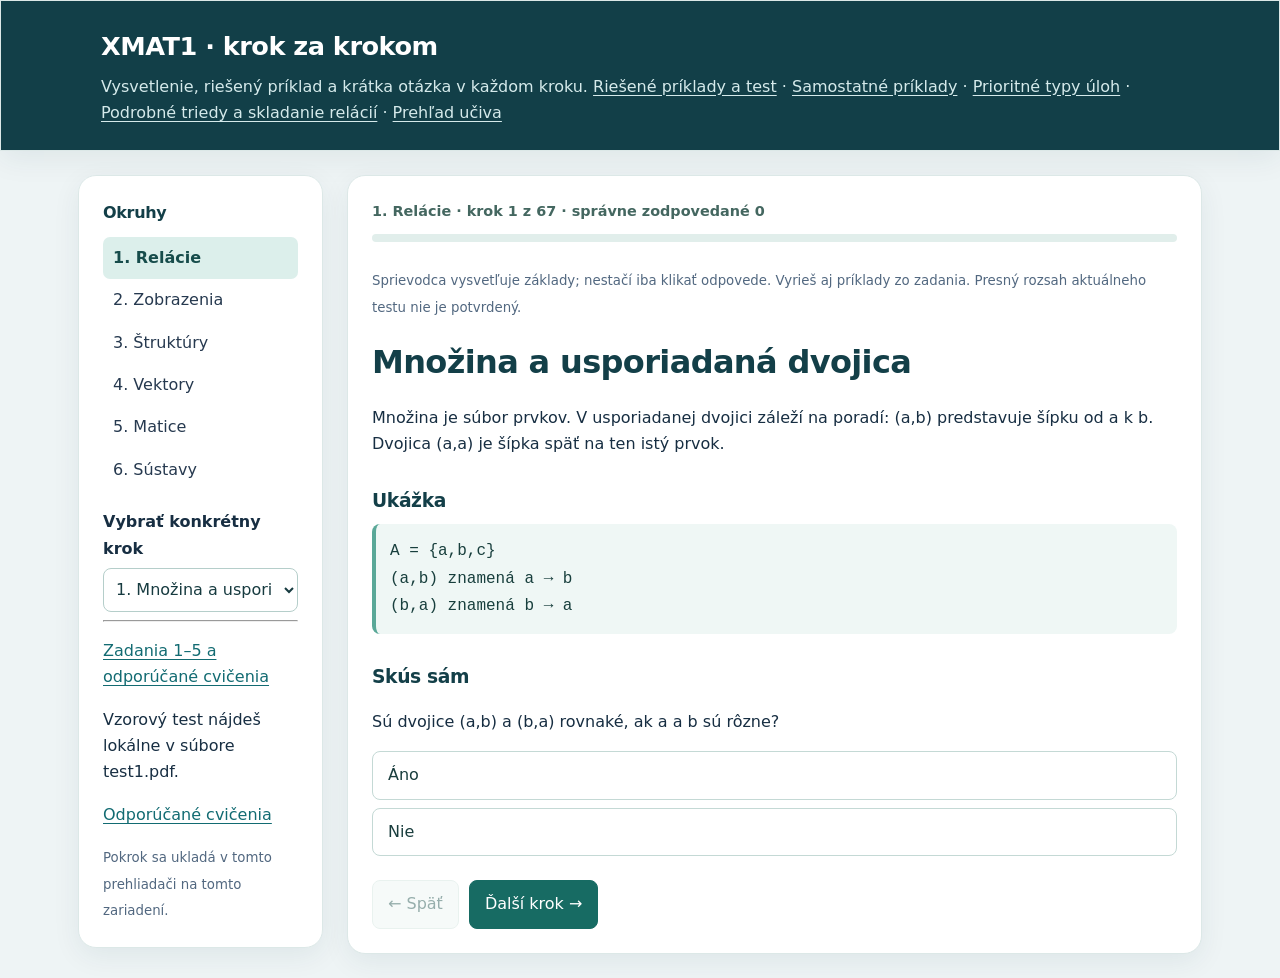
<file: index.html>
﻿<!doctype html>
<html lang="sk">
<head>
  <meta charset="utf-8">
  <meta name="viewport" content="width=device-width, initial-scale=1">
  <title>XMAT1</title>
  <meta http-equiv="refresh" content="0; url=Source/xmat1-krok-za-krokom.html">
</head>
<body>
  <p><a href="Source/xmat1-krok-za-krokom.html">Otvoriť prípravu krok za krokom</a> · <a href="Source/priprava-xmat1.html">Prehľad učiva</a></p>
</body>
</html>
</file>
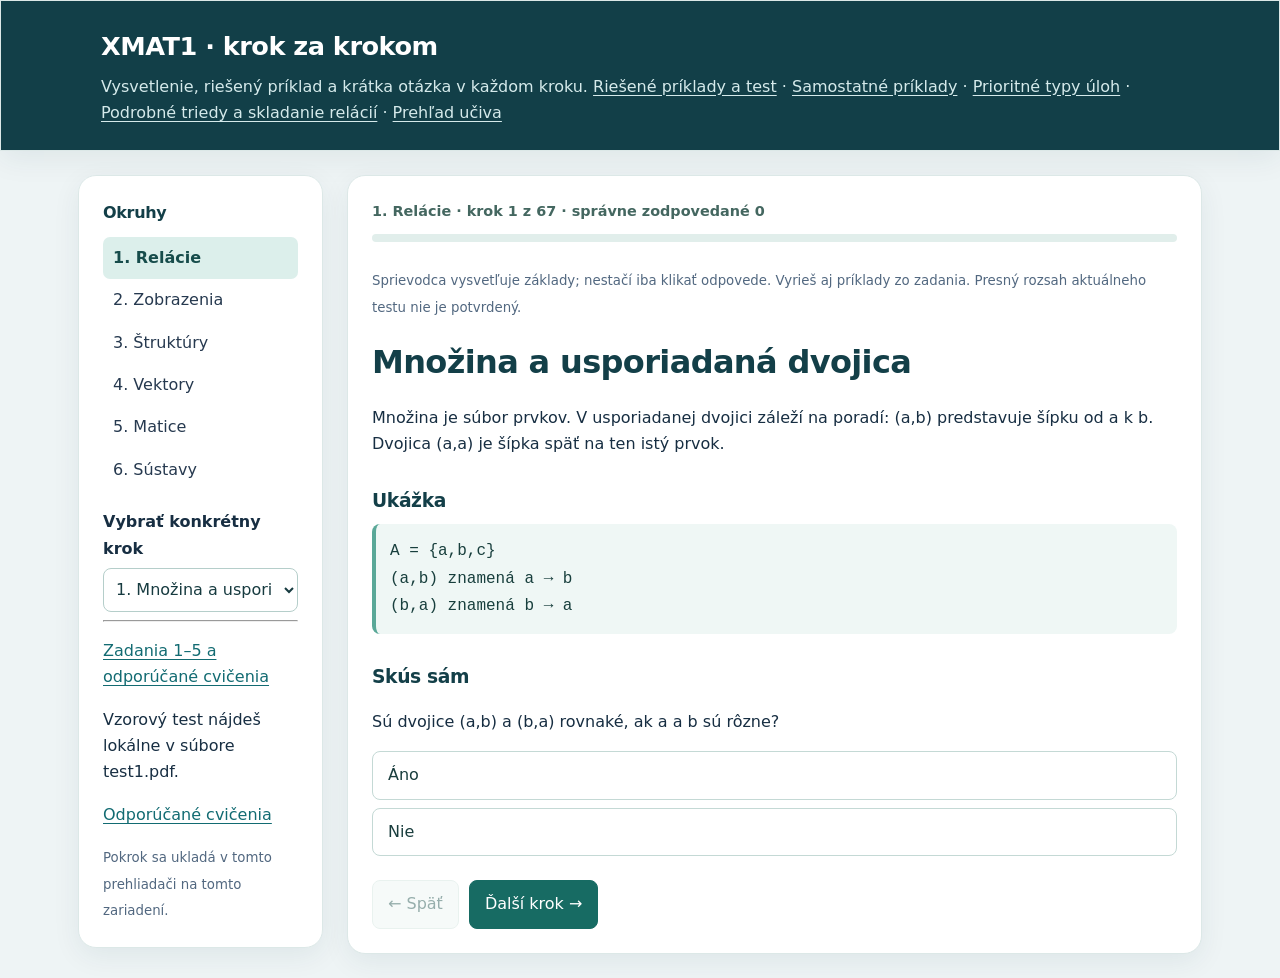
<file: Source/index.html>
﻿<!doctype html>
<html lang="sk">
<head>
<meta charset="utf-8">
<meta name="viewport" content="width=device-width, initial-scale=1">
<title>XMAT1 - priprava na test</title>
<meta http-equiv="refresh" content="0; url=xmat1-krok-za-krokom.html">
</head>
<body>
<p>Otvoriť <a href="xmat1-krok-za-krokom.html">XMAT1 krok za krokom</a> alebo <a href="priprava-xmat1.html">prehľad učiva</a>.</p>
</body>
</html>
</file>
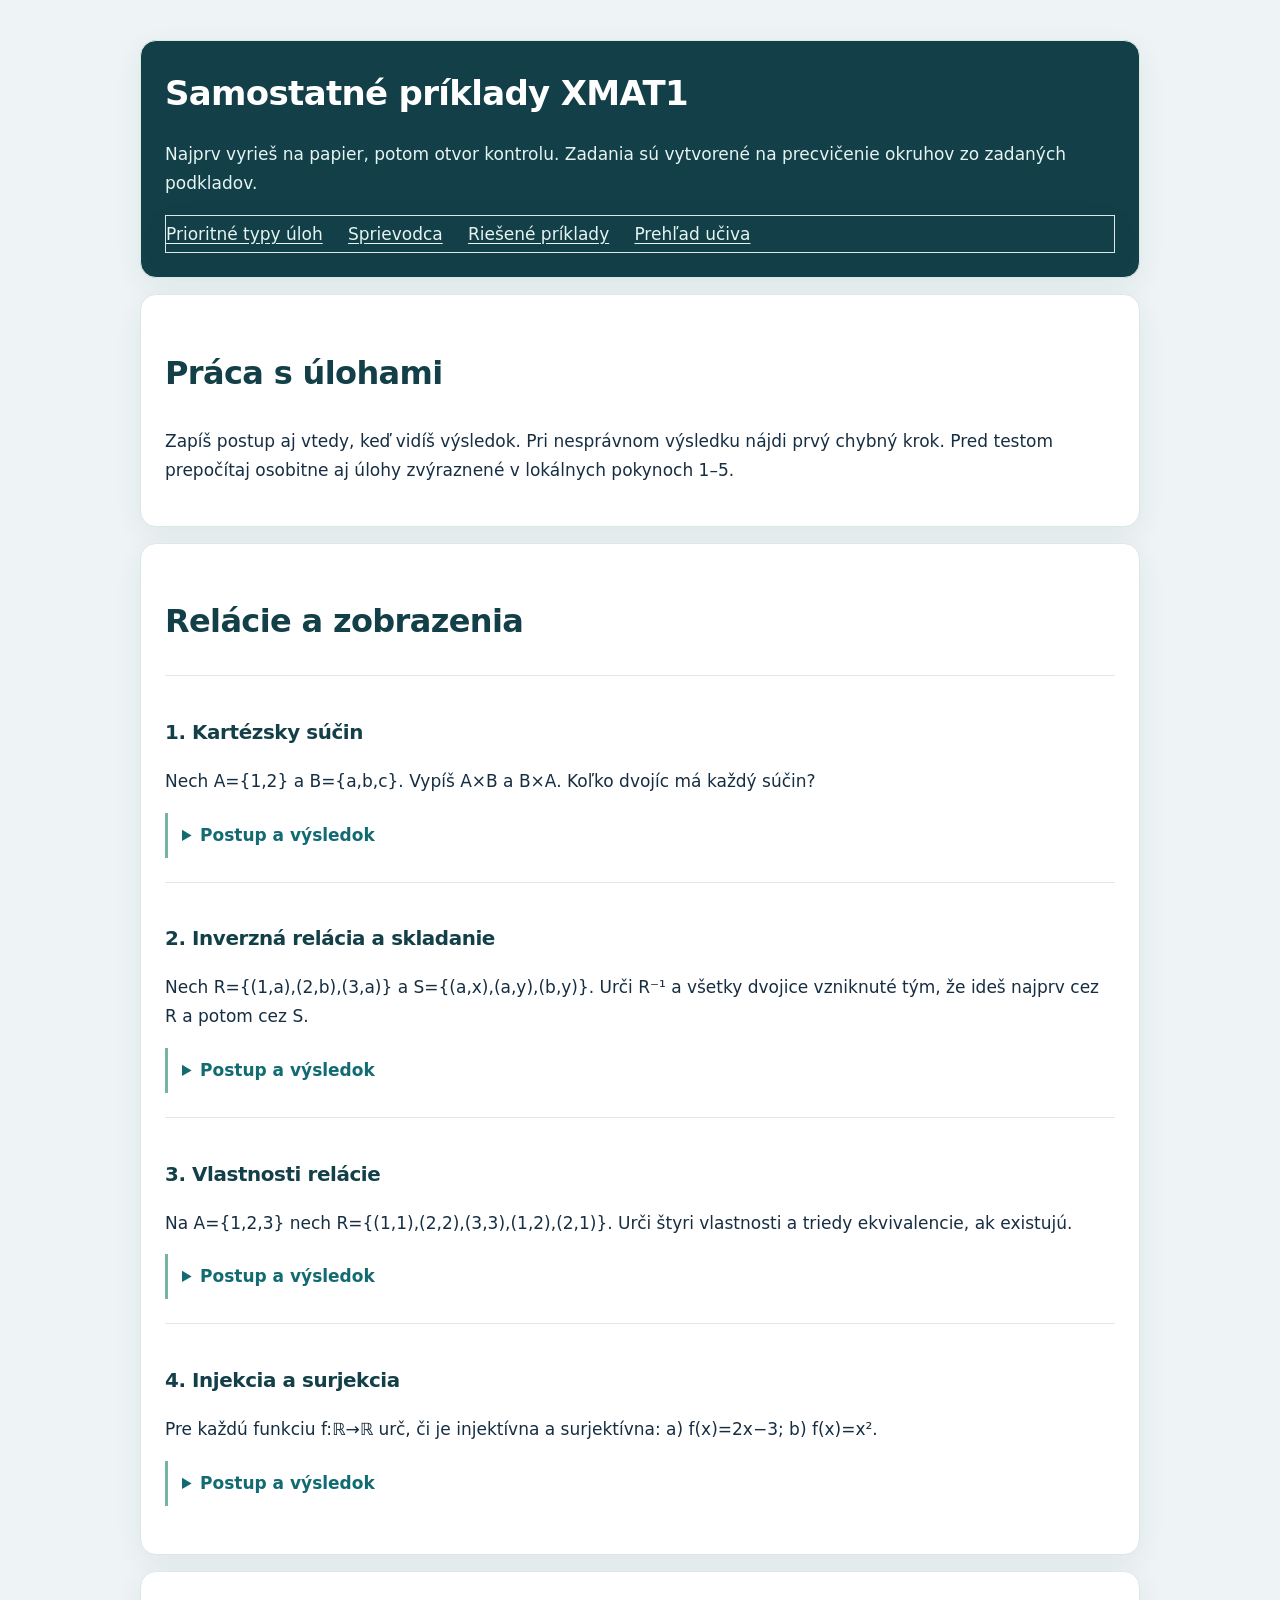
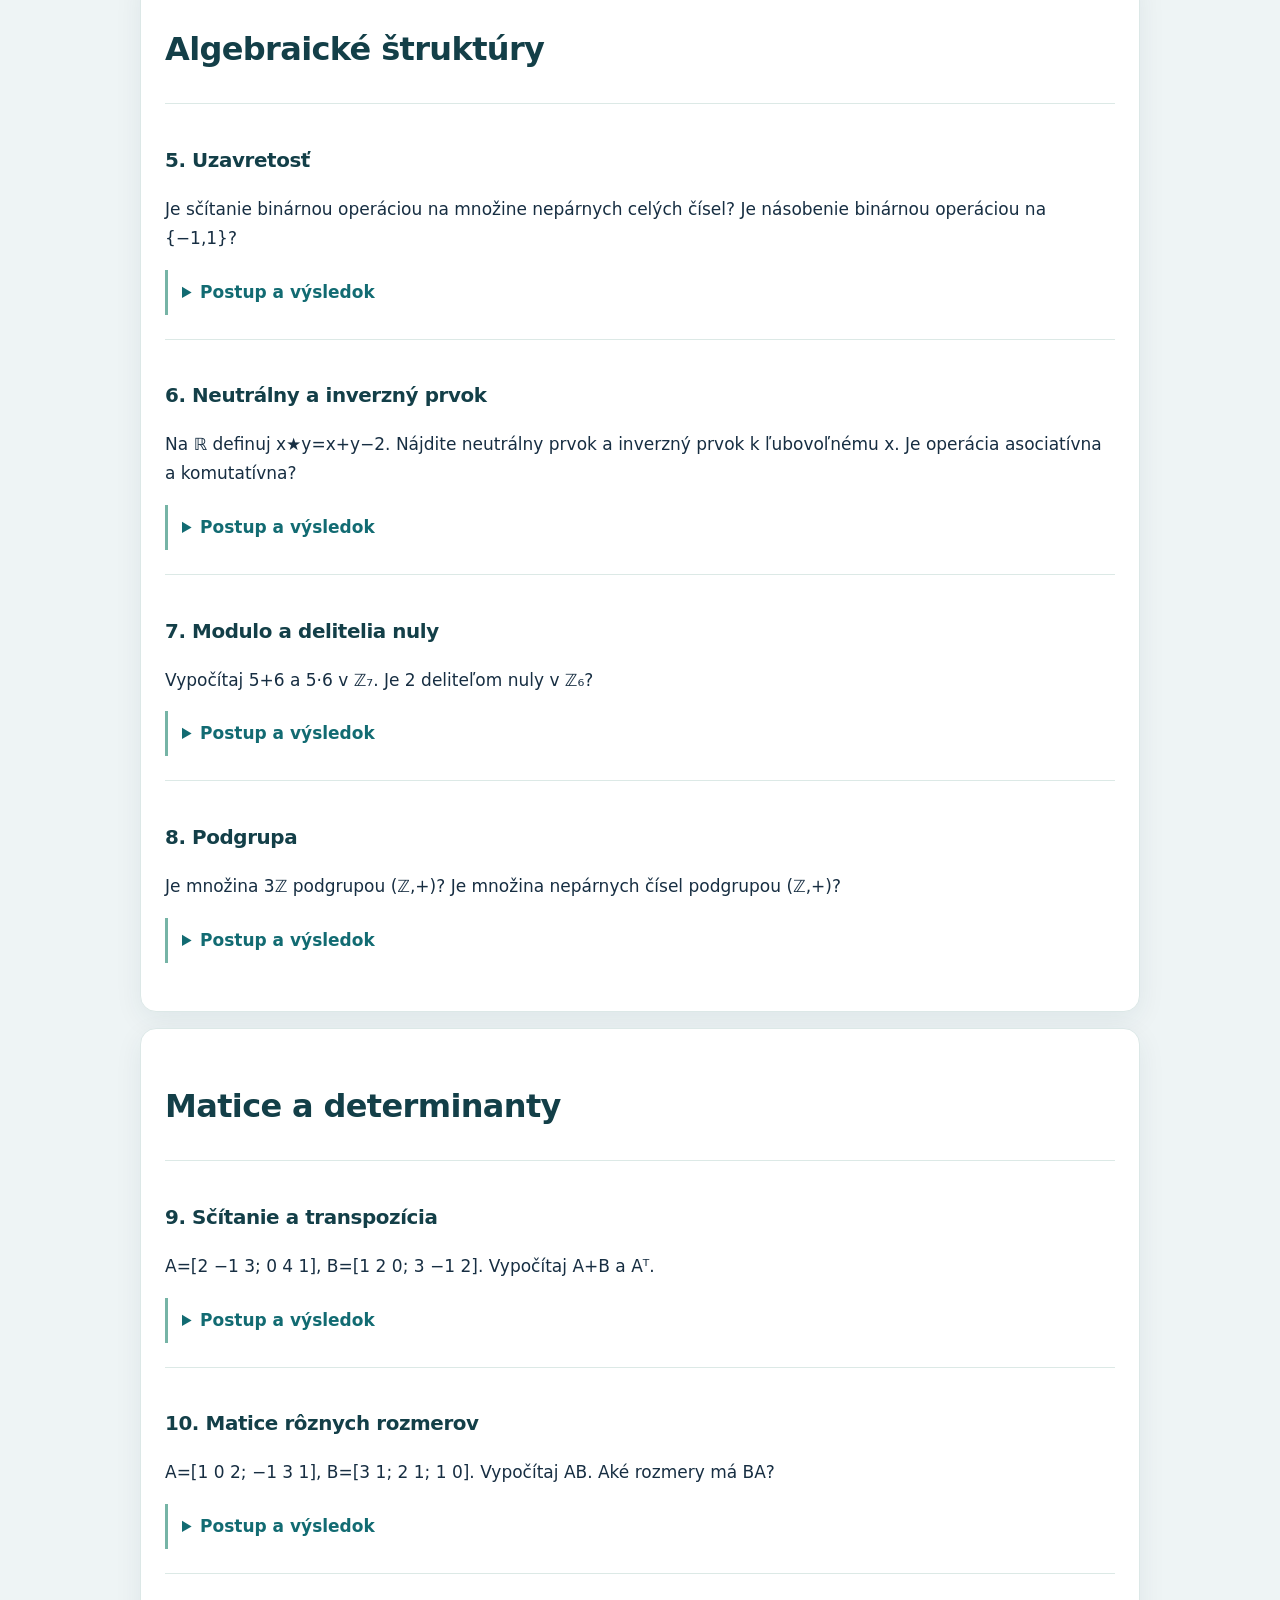
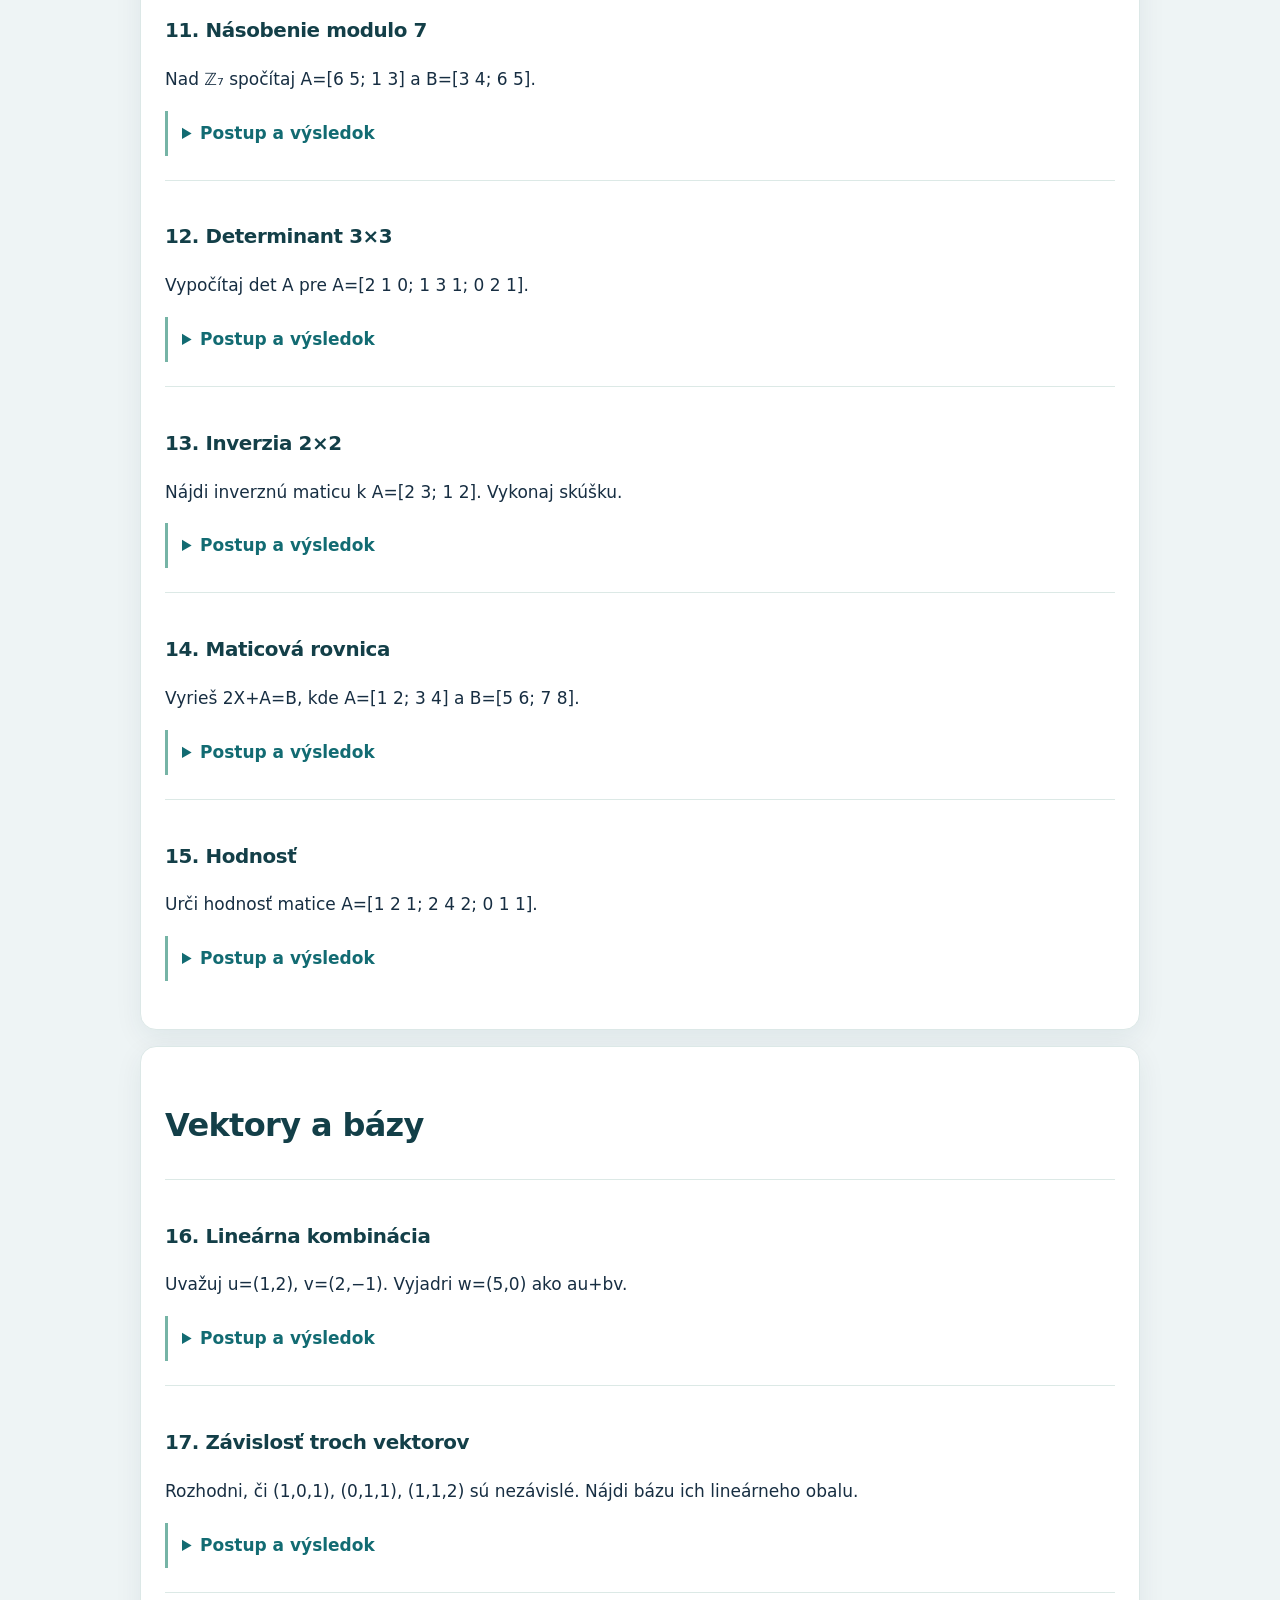
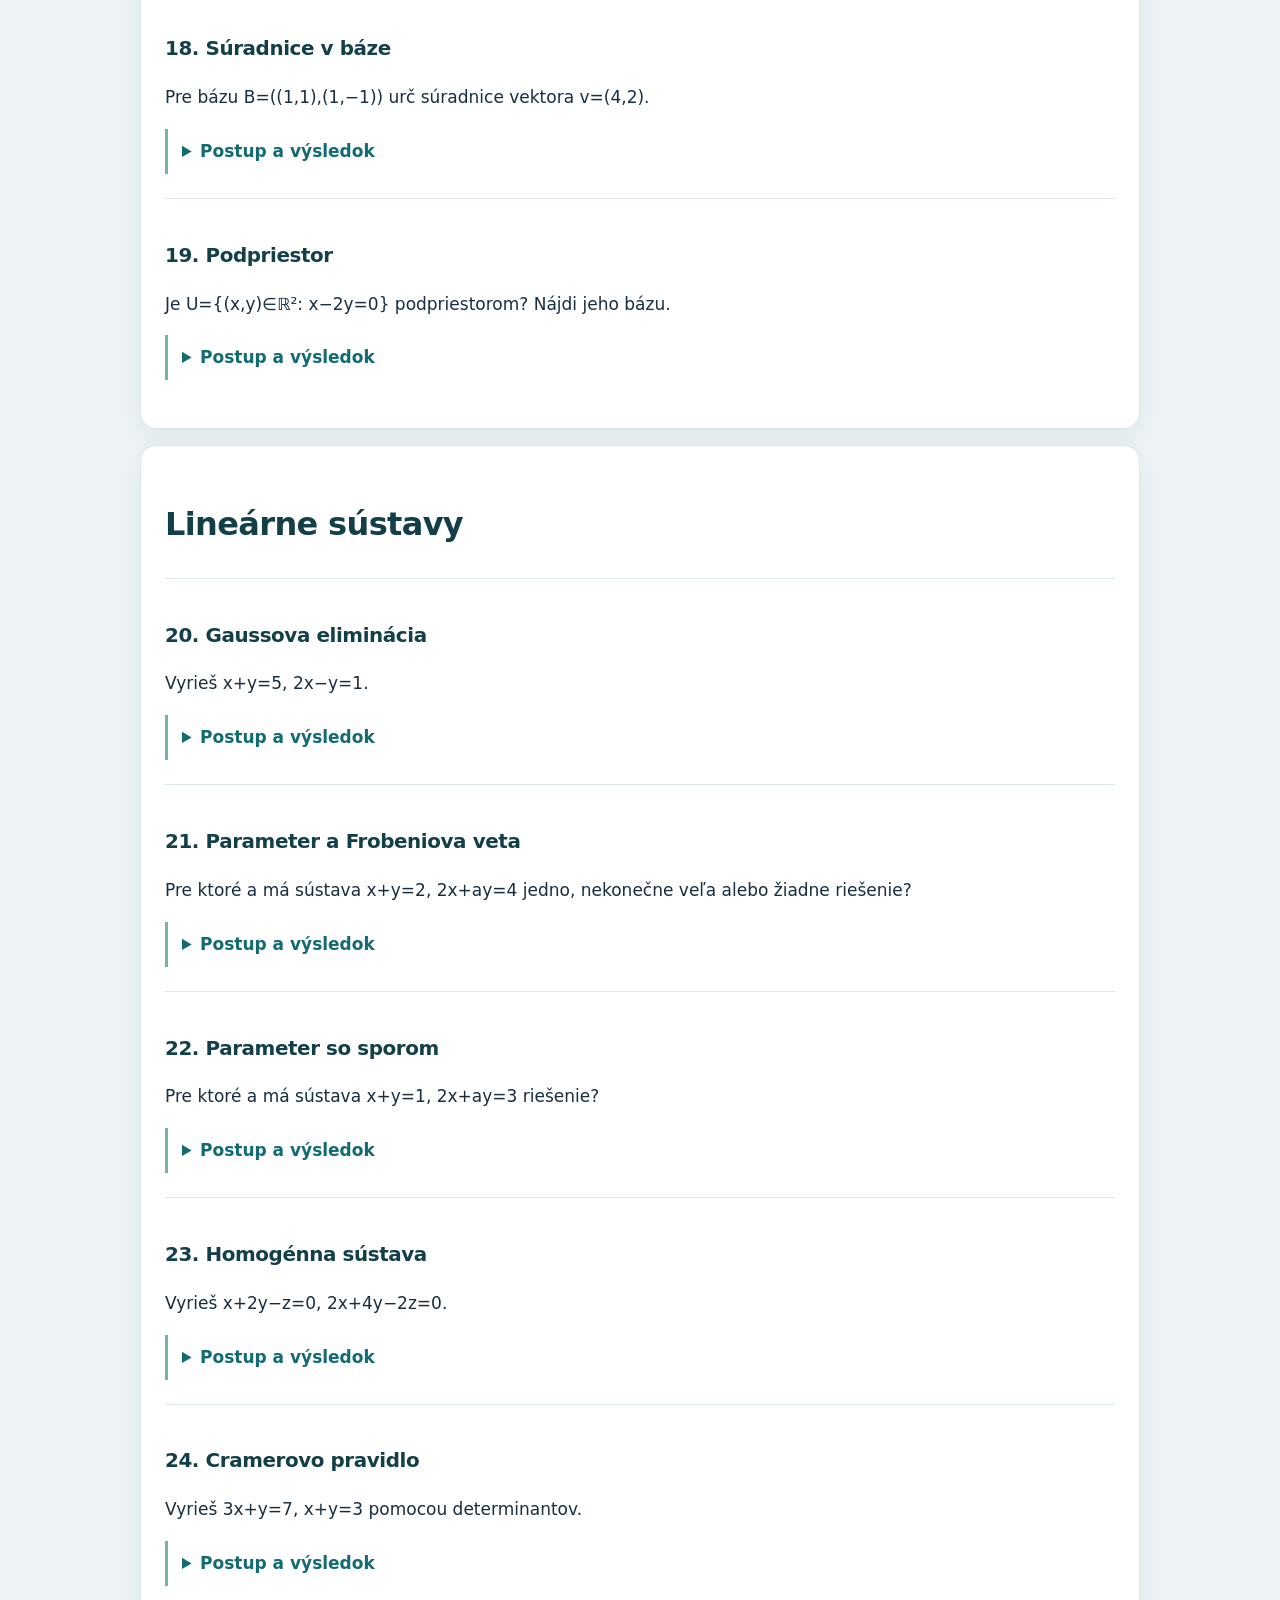
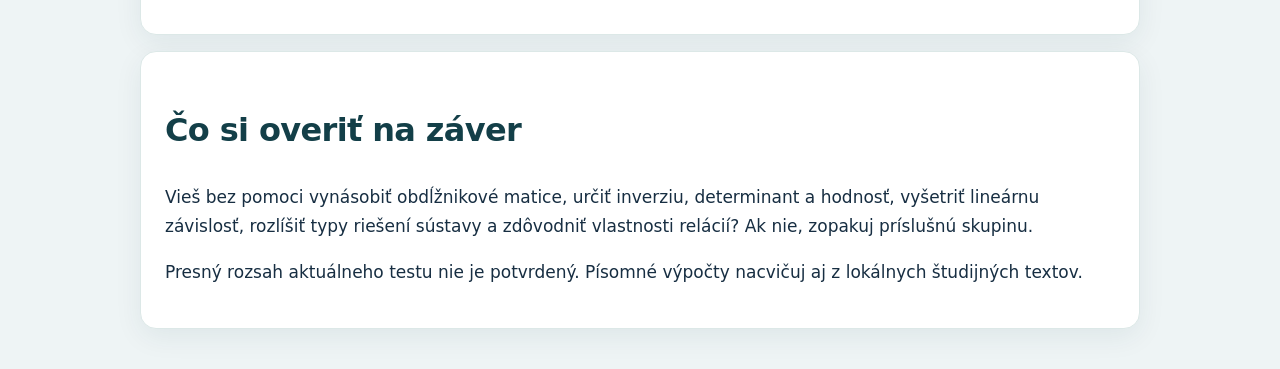
<file: Source/cvicenia.html>
<!doctype html><html lang="sk"><head><meta charset="utf-8"><meta name="viewport" content="width=device-width,initial-scale=1"><title>XMAT1 – samostatné príklady</title><link rel="stylesheet" href="study.css"><style>body{font:17px/1.7 system-ui,sans-serif;max-width:960px;margin:auto;padding:24px}header,section{padding:24px;margin:16px 0;border-radius:16px;background:white}header h1{margin:0}header a,header p{color:#e5f4f1}nav{display:flex;gap:14px;flex-wrap:wrap}h3{margin-bottom:4px}details{border-left:3px solid #76b4a6;padding:8px 14px;margin:8px 0 24px}summary{cursor:pointer;font-weight:700}.task{border-top:1px solid #dce9e6;padding-top:10px}code{font-size:1em}</style></head><body><header><h1>Samostatné príklady XMAT1</h1><p>Najprv vyrieš na papier, potom otvor kontrolu. Zadania sú vytvorené na precvičenie okruhov zo zadaných podkladov.</p><nav><a href="priority.html">Prioritné typy úloh</a><a href="xmat1-krok-za-krokom.html">Sprievodca</a><a href="priklady.html">Riešené príklady</a><a href="priprava-xmat1.html">Prehľad učiva</a></nav></header><section><h2>Práca s úlohami</h2><p>Zapíš postup aj vtedy, keď vidíš výsledok. Pri nesprávnom výsledku nájdi prvý chybný krok. Pred testom prepočítaj osobitne aj úlohy zvýraznené v lokálnych pokynoch 1–5.</p></section><section><h2>Relácie a zobrazenia</h2><div class="task"><h3>1. Kartézsky súčin</h3><p>Nech A={1,2} a B={a,b,c}. Vypíš A×B a B×A. Koľko dvojíc má každý súčin?</p><details><summary>Postup a výsledok</summary><p>A×B={(1,a),(1,b),(1,c),(2,a),(2,b),(2,c)}. B×A={(a,1),(a,2),(b,1),(b,2),(c,1),(c,2)}. Každý obsahuje 2·3=6 dvojíc. Pozor na poradie zložiek.</p></details></div><div class="task"><h3>2. Inverzná relácia a skladanie</h3><p>Nech R={(1,a),(2,b),(3,a)} a S={(a,x),(a,y),(b,y)}. Urči R⁻¹ a všetky dvojice vzniknuté tým, že ideš najprv cez R a potom cez S.</p><details><summary>Postup a výsledok</summary><p>R⁻¹={(a,1),(b,2),(a,3)}. Skladanie: 1→a→x,y; 2→b→y; 3→a→x,y. Výsledok je {(1,x),(1,y),(2,y),(3,x),(3,y)}. Poradie značky pre skladanie sa môže medzi textami líšiť, preto je tu slovne určené.</p></details></div><div class="task"><h3>3. Vlastnosti relácie</h3><p>Na A={1,2,3} nech R={(1,1),(2,2),(3,3),(1,2),(2,1)}. Urči štyri vlastnosti a triedy ekvivalencie, ak existujú.</p><details><summary>Postup a výsledok</summary><p>Reflexívna: áno, sú tam všetky diagonálne dvojice. Symetrická: áno, (1,2) má (2,1). Antisymetrická: nie, lebo 1≠2 a obsahuje obe. Tranzitívna: áno, {1,2} je uzavretá trieda a 3 je samostatná. Ide o ekvivalenciu s triedami {1,2} a {3}.</p></details></div><div class="task"><h3>4. Injekcia a surjekcia</h3><p>Pre každú funkciu f:ℝ→ℝ urč, či je injektívna a surjektívna: a) f(x)=2x−3; b) f(x)=x².</p><details><summary>Postup a výsledok</summary><p>a) f(x₁)=f(x₂) dá 2x₁−3=2x₂−3, teda x₁=x₂. Pre ľubovoľné y existuje x=(y+3)/2, takže je bijektívna. b) f(1)=f(−1), teda nie je injektívna; záporné y nemá vzor, takže nie je surjektívna na ℝ.</p></details></div></section><section><h2>Algebraické štruktúry</h2><div class="task"><h3>5. Uzavretosť</h3><p>Je sčítanie binárnou operáciou na množine nepárnych celých čísel? Je násobenie binárnou operáciou na {−1,1}?</p><details><summary>Postup a výsledok</summary><p>Sčítanie nepárnych nie je uzavreté: 1+1=2 nie je nepárne. Násobenie na {−1,1} je uzavreté, pretože všetky štyri súčiny sú −1 alebo 1.</p></details></div><div class="task"><h3>6. Neutrálny a inverzný prvok</h3><p>Na ℝ definuj x★y=x+y−2. Nájdite neutrálny prvok a inverzný prvok k ľubovoľnému x. Je operácia asociatívna a komutatívna?</p><details><summary>Postup a výsledok</summary><p>x★e=x dá x+e−2=x, takže e=2. Z x★y=2 dostaneme y=4−x. (x★y)★z=x+y+z−4=x★(y★z). Komutativita plynie zo súčtu. Preto je (ℝ,★) abelovská grupa.</p></details></div><div class="task"><h3>7. Modulo a delitelia nuly</h3><p>Vypočítaj 5+6 a 5·6 v ℤ₇. Je 2 deliteľom nuly v ℤ₆?</p><details><summary>Postup a výsledok</summary><p>5+6=11≡4 (mod 7), 5·6=30≡2 (mod 7). V ℤ₆ je 2 deliteľom nuly: 2≠0, 3≠0 a 2·3=6≡0.</p></details></div><div class="task"><h3>8. Podgrupa</h3><p>Je množina 3ℤ podgrupou (ℤ,+)? Je množina nepárnych čísel podgrupou (ℤ,+)?</p><details><summary>Postup a výsledok</summary><p>3ℤ obsahuje 0, súčet 3a+3b=3(a+b) aj opačný prvok −3a do nej patria. Je podgrupou. Nepárne čísla neobsahujú 0 a nie sú uzavreté na sčítanie, preto netvoria podgrupu.</p></details></div></section><section><h2>Matice a determinanty</h2><div class="task"><h3>9. Sčítanie a transpozícia</h3><p>A=[2 −1 3; 0 4 1], B=[1 2 0; 3 −1 2]. Vypočítaj A+B a Aᵀ.</p><details><summary>Postup a výsledok</summary><p>A+B=[3 1 3; 3 3 3]. Aᵀ=[2 0; −1 4; 3 1]. A+B má typ 2×3 a transponovaná matica 3×2.</p></details></div><div class="task"><h3>10. Matice rôznych rozmerov</h3><p>A=[1 0 2; −1 3 1], B=[3 1; 2 1; 1 0]. Vypočítaj AB. Aké rozmery má BA?</p><details><summary>Postup a výsledok</summary><p>A je 2×3 a B je 3×2, preto AB je 2×2. Riadok krát stĺpec: AB=[5 1; 4 2]. Aj BA existuje a má rozmer 3×3. Napríklad (AB)₂₁=−1·3+3·2+1·1=4.</p></details></div><div class="task"><h3>11. Násobenie modulo 7</h3><p>Nad ℤ₇ spočítaj A=[6 5; 1 3] a B=[3 4; 6 5].</p><details><summary>Postup a výsledok</summary><p>Najprv bežné sčítanie: [9 9;7 8]. Po redukcii modulo 7 dostaneme [2 2;0 1]. Výsledky zmenšujeme na zvyšky 0 až 6.</p></details></div><div class="task"><h3>12. Determinant 3×3</h3><p>Vypočítaj det A pre A=[2 1 0; 1 3 1; 0 2 1].</p><details><summary>Postup a výsledok</summary><p>Rozvoj prvým riadkom: det A=2·(3·1−1·2)−1·(1·1−1·0)+0=2−1=1. Matica má inverziu, lebo determinant nie je nula.</p></details></div><div class="task"><h3>13. Inverzia 2×2</h3><p>Nájdi inverznú maticu k A=[2 3; 1 2]. Vykonaj skúšku.</p><details><summary>Postup a výsledok</summary><p>det A=2·2−3·1=1. Preto A⁻¹=[2 −3; −1 2]. Skúška AA⁻¹=[4−3, −6+6; 2−2, −3+4]=[1 0;0 1].</p></details></div><div class="task"><h3>14. Maticová rovnica</h3><p>Vyrieš 2X+A=B, kde A=[1 2; 3 4] a B=[5 6; 7 8].</p><details><summary>Postup a výsledok</summary><p>2X=B−A=[4 4;4 4]. Delením dvomi X=[2 2;2 2]. Skúška: 2X+A=B.</p></details></div><div class="task"><h3>15. Hodnosť</h3><p>Urči hodnosť matice A=[1 2 1; 2 4 2; 0 1 1].</p><details><summary>Postup a výsledok</summary><p>R₂←R₂−2R₁ dá nulový riadok. Po jeho presunutí pod R₃ zostanú dva nenulové riadky s pivotmi v prvom a druhom stĺpci. Hodnosť je 2.</p></details></div></section><section><h2>Vektory a bázy</h2><div class="task"><h3>16. Lineárna kombinácia</h3><p>Uvažuj u=(1,2), v=(2,−1). Vyjadri w=(5,0) ako au+bv.</p><details><summary>Postup a výsledok</summary><p>Rieš a+2b=5, 2a−b=0. Z druhej b=2a, teda 5a=5, a=1, b=2. Kontrola u+2v=(1,2)+(4,−2)=(5,0).</p></details></div><div class="task"><h3>17. Závislosť troch vektorov</h3><p>Rozhodni, či (1,0,1), (0,1,1), (1,1,2) sú nezávislé. Nájdi bázu ich lineárneho obalu.</p><details><summary>Postup a výsledok</summary><p>Tretí vektor je súčet prvých dvoch, takže sú závislé. Prvé dva nezávislé vektory tvoria bázu ich obalu; dimenzia je 2.</p></details></div><div class="task"><h3>18. Súradnice v báze</h3><p>Pre bázu B=((1,1),(1,−1)) urč súradnice vektora v=(4,2).</p><details><summary>Postup a výsledok</summary><p>Polož α(1,1)+β(1,−1)=(4,2). Máme α+β=4 a α−β=2, preto α=3, β=1. Súradnice sú [v]ᴮ=(3,1).</p></details></div><div class="task"><h3>19. Podpriestor</h3><p>Je U={(x,y)∈ℝ²: x−2y=0} podpriestorom? Nájdi jeho bázu.</p><details><summary>Postup a výsledok</summary><p>Áno, nulový vektor vyhovuje a rovnica je homogénna lineárna podmienka, ktorá sa zachová pri sčítaní a násobení skalárom. x=2y, teda (x,y)=y(2,1). Báza je {(2,1)}, dimenzia 1.</p></details></div></section><section><h2>Lineárne sústavy</h2><div class="task"><h3>20. Gaussova eliminácia</h3><p>Vyrieš x+y=5, 2x−y=1.</p><details><summary>Postup a výsledok</summary><p>Sčítaním rovníc 3x=6, teda x=2. Z prvej y=3. Skúška: 2+3=5 a 4−3=1.</p></details></div><div class="task"><h3>21. Parameter a Frobeniova veta</h3><p>Pre ktoré a má sústava x+y=2, 2x+ay=4 jedno, nekonečne veľa alebo žiadne riešenie?</p><details><summary>Postup a výsledok</summary><p>Odčítaj dvojnásobok prvej rovnice od druhej: (a−2)y=0. Ak a≠2, y=0, x=2: jediné riešenie. Ak a=2, druhá rovnica je dvojnásobkom prvej: nekonečne veľa riešení x=2−t, y=t. Žiadna hodnota a nespôsobí spor.</p></details></div><div class="task"><h3>22. Parameter so sporom</h3><p>Pre ktoré a má sústava x+y=1, 2x+ay=3 riešenie?</p><details><summary>Postup a výsledok</summary><p>Od druhej rovnice odčítaj dvojnásobok prvej: (a−2)y=1. Ak a=2, dostaneme 0=1, teda žiadne riešenie. Ak a≠2, y=1/(a−2), x=1−1/(a−2): jediné riešenie.</p></details></div><div class="task"><h3>23. Homogénna sústava</h3><p>Vyrieš x+2y−z=0, 2x+4y−2z=0.</p><details><summary>Postup a výsledok</summary><p>Druhá rovnica je dvojnásobkom prvej. Zvoľ y=s, z=t; potom x=−2s+t. Všetky riešenia sú s(−2,1,0)+t(1,0,1), kde s,t∈ℝ.</p></details></div><div class="task"><h3>24. Cramerovo pravidlo</h3><p>Vyrieš 3x+y=7, x+y=3 pomocou determinantov.</p><details><summary>Postup a výsledok</summary><p>A=[3 1;1 1], det A=2. A₁=[7 1;3 1], det A₁=4, teda x=2. A₂=[3 7;1 3], det A₂=2, teda y=1. Skúška: 6+1=7 a 2+1=3.</p></details></div></section><section><h2>Čo si overiť na záver</h2><p>Vieš bez pomoci vynásobiť obdĺžnikové matice, určiť inverziu, determinant a hodnosť, vyšetriť lineárnu závislosť, rozlíšiť typy riešení sústavy a zdôvodniť vlastnosti relácií? Ak nie, zopakuj príslušnú skupinu.</p><p>Presný rozsah aktuálneho testu nie je potvrdený. Písomné výpočty nacvičuj aj z lokálnych študijných textov.</p></section></body></html>
</file>
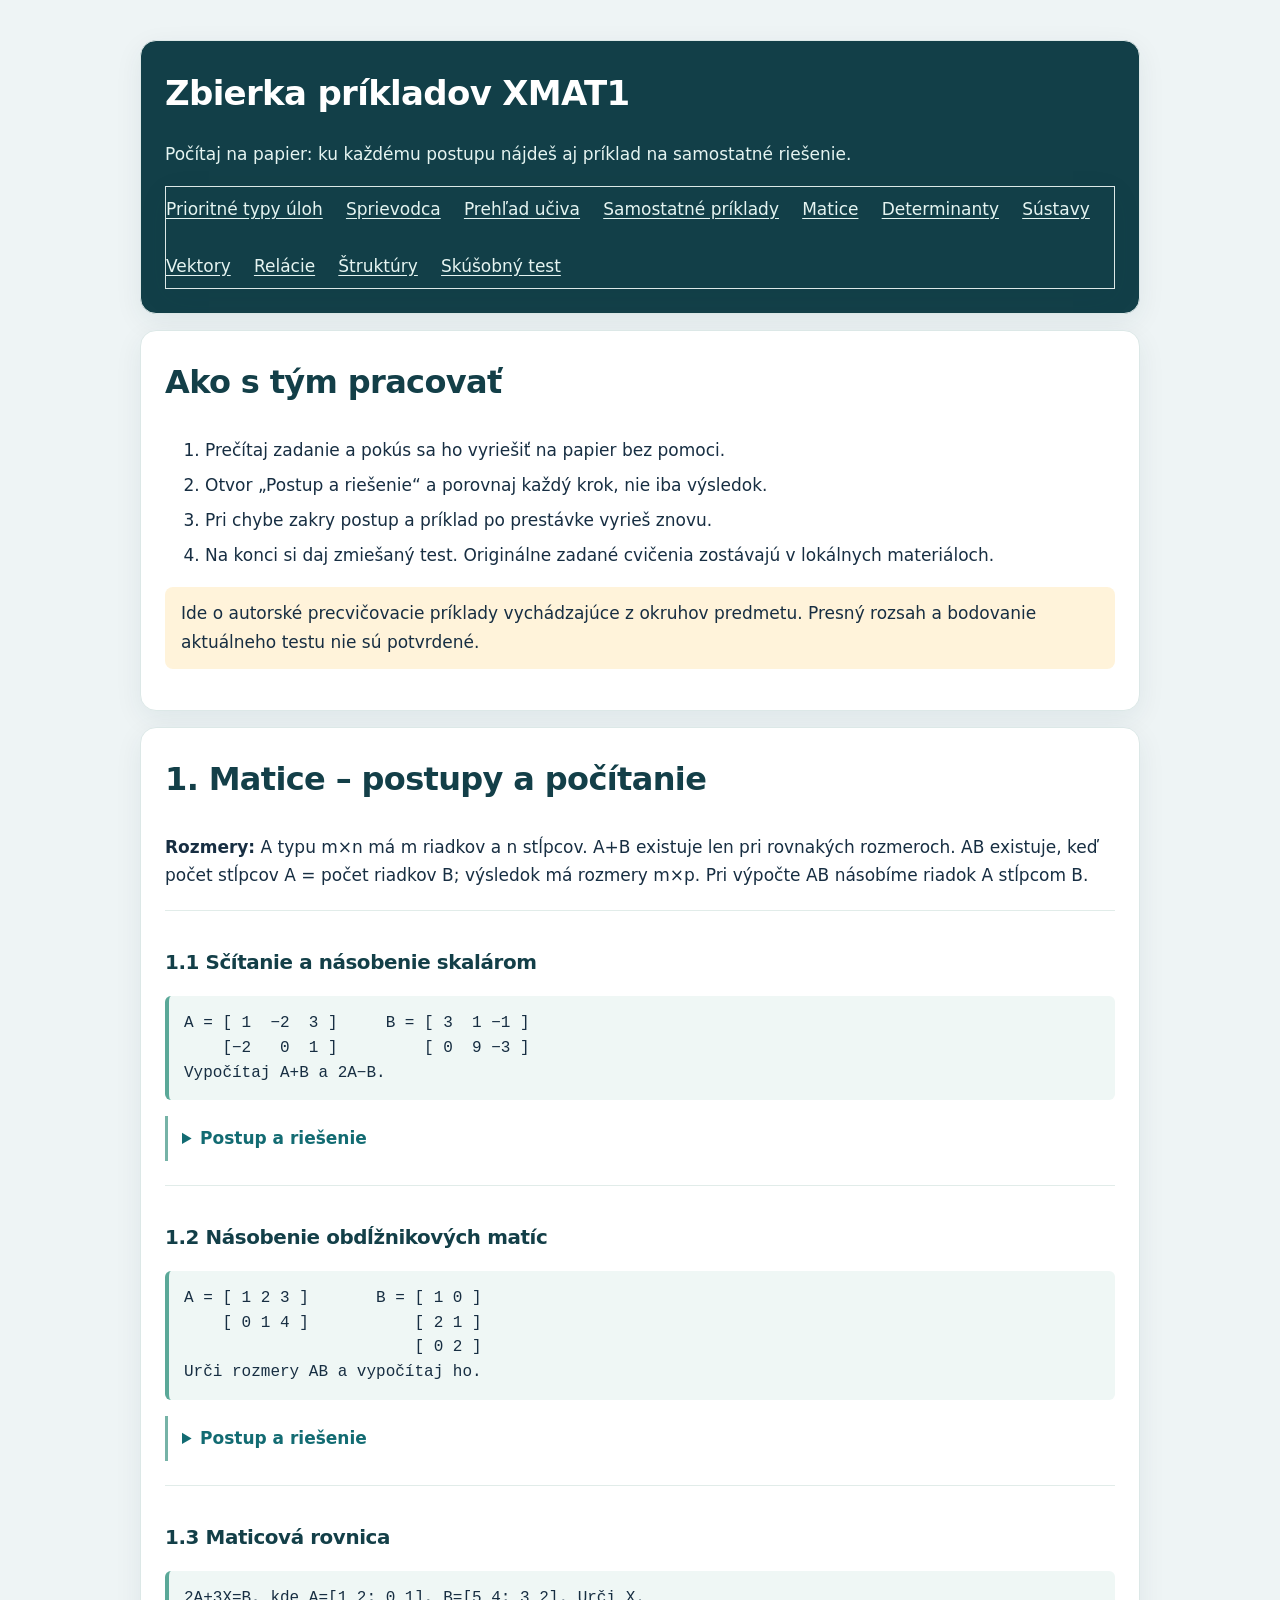
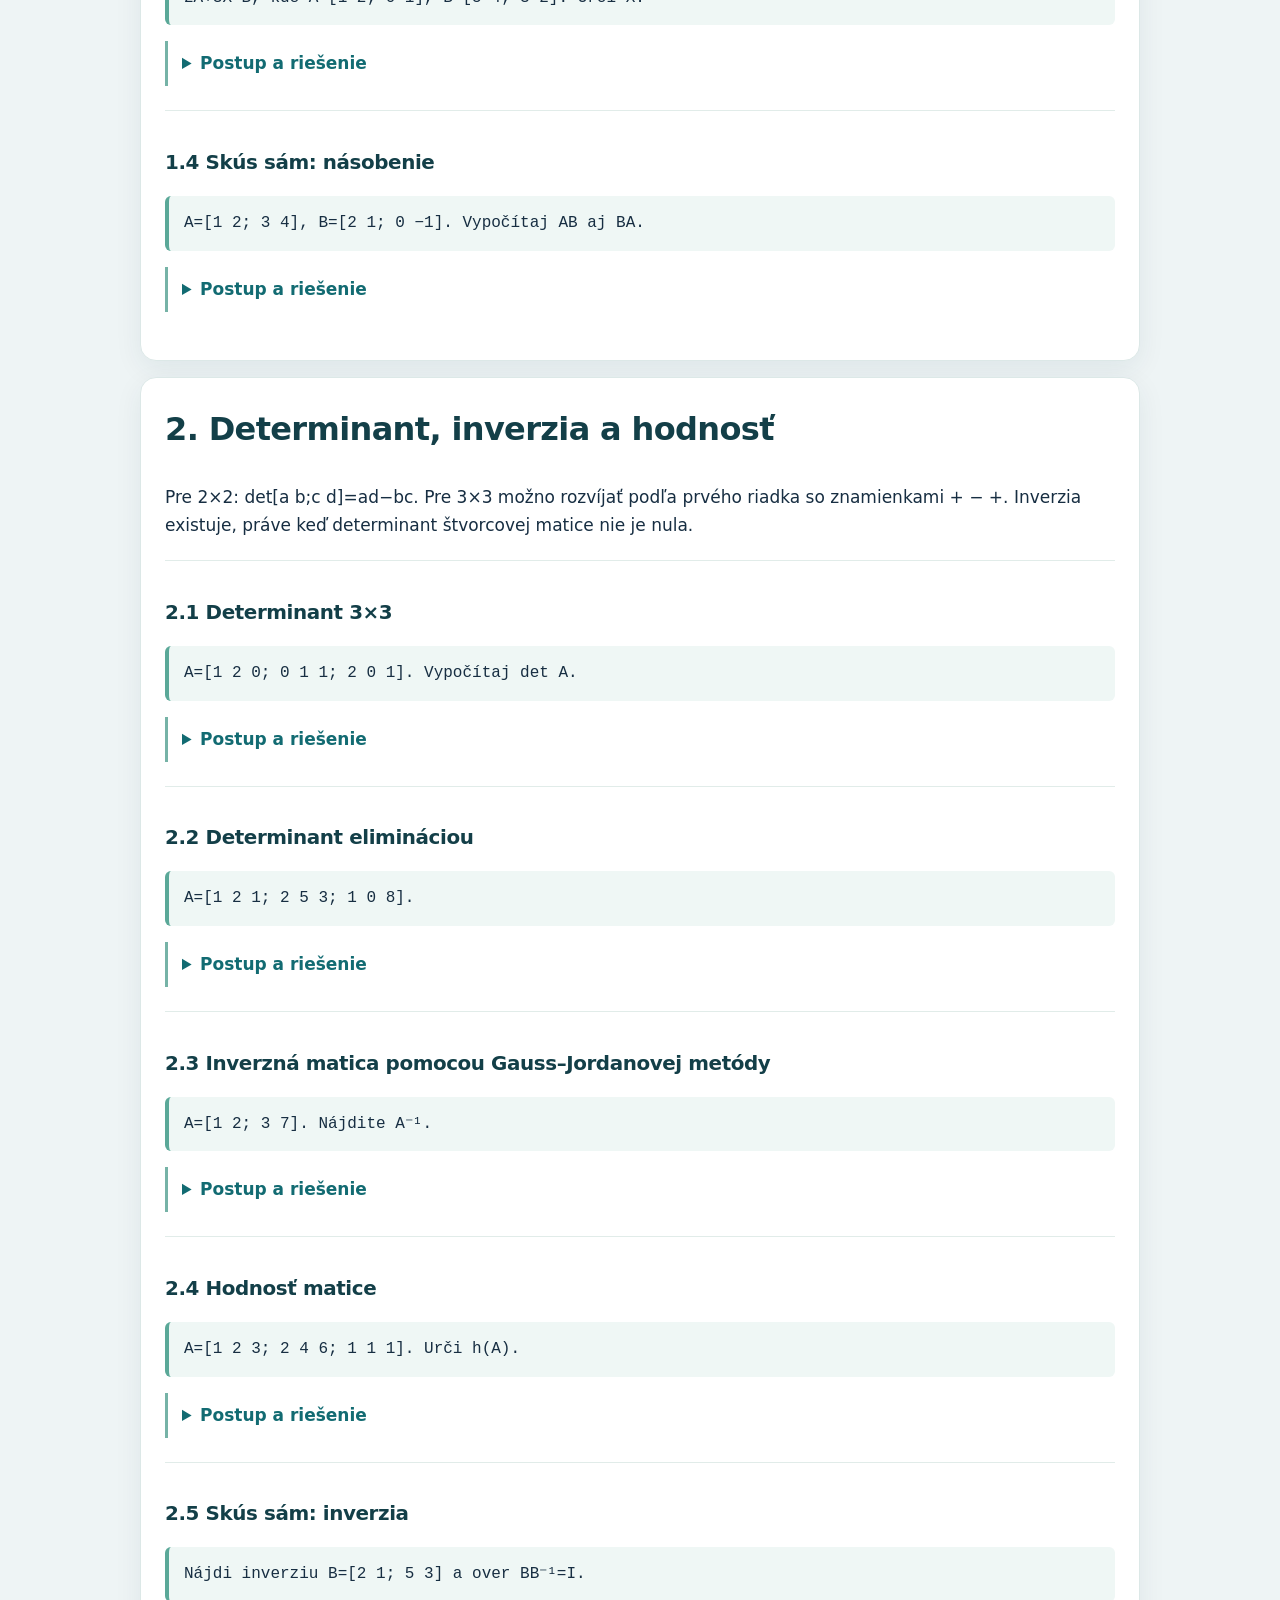
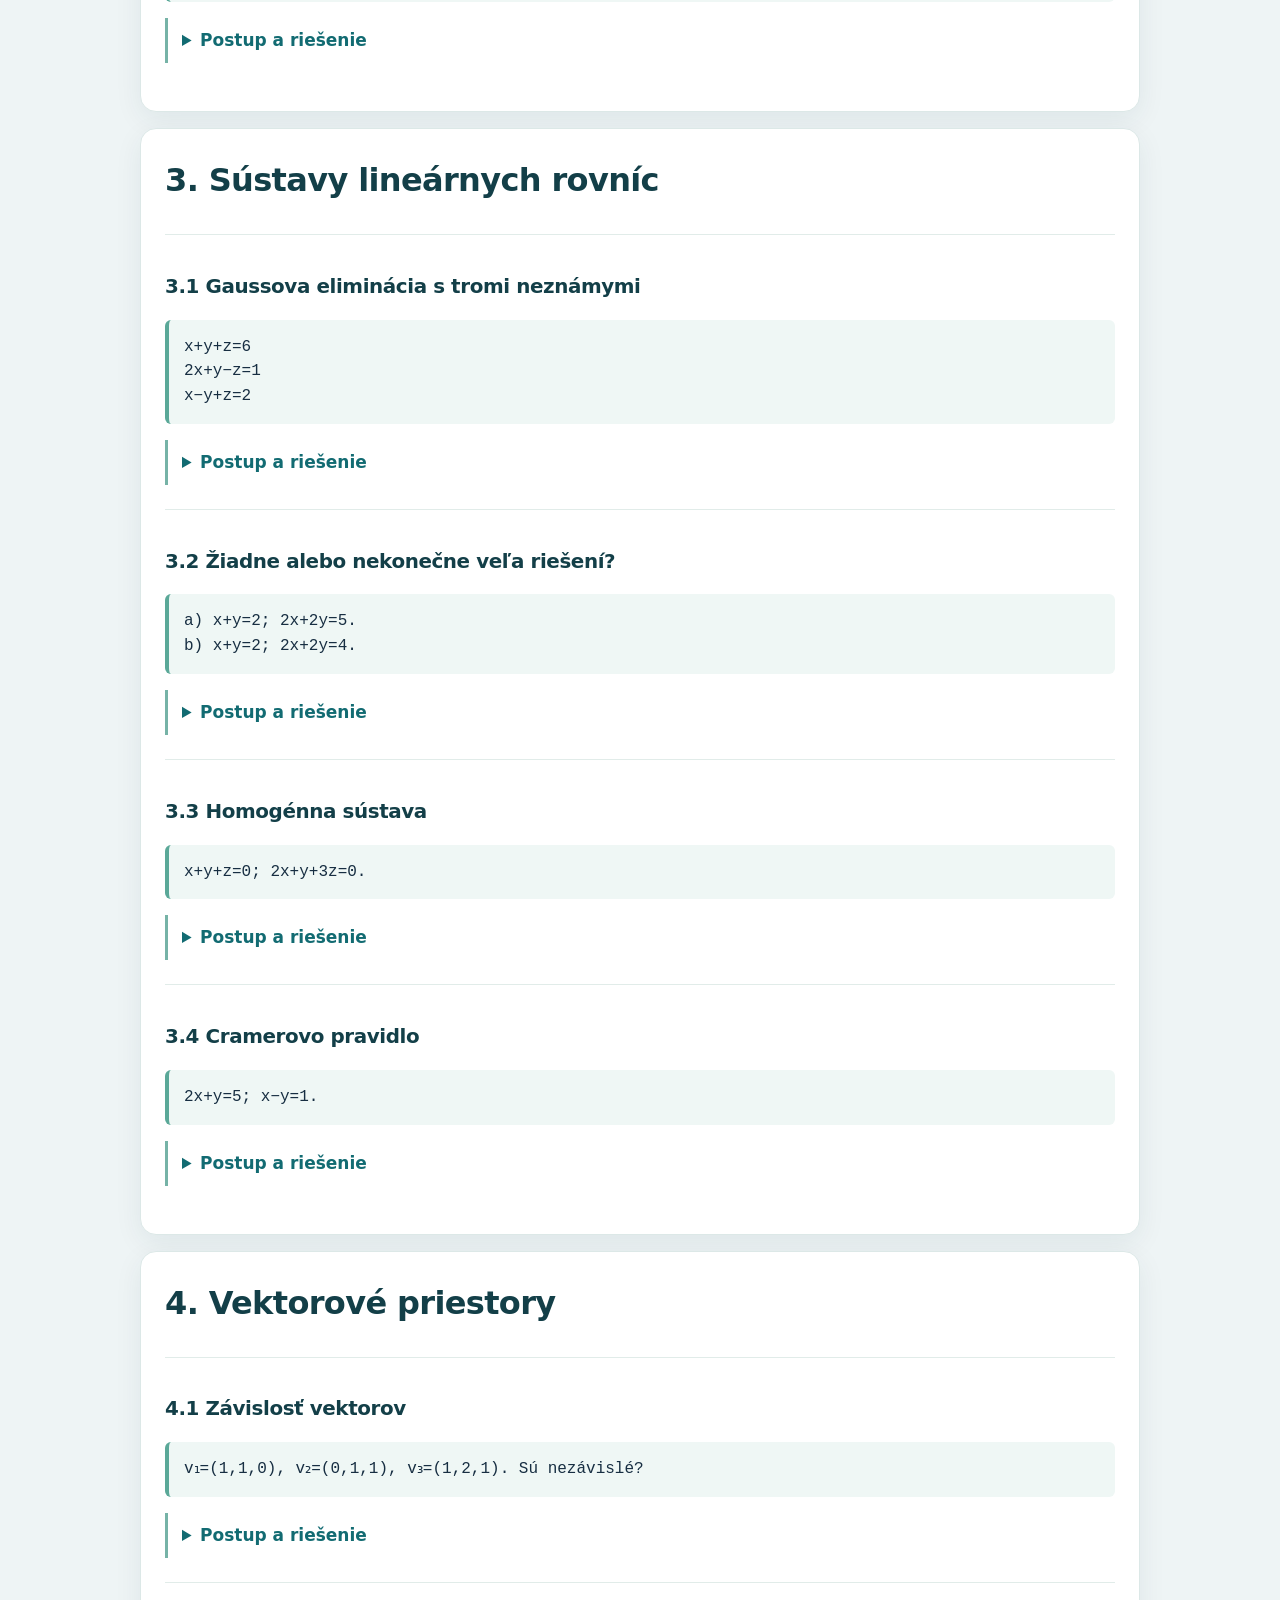
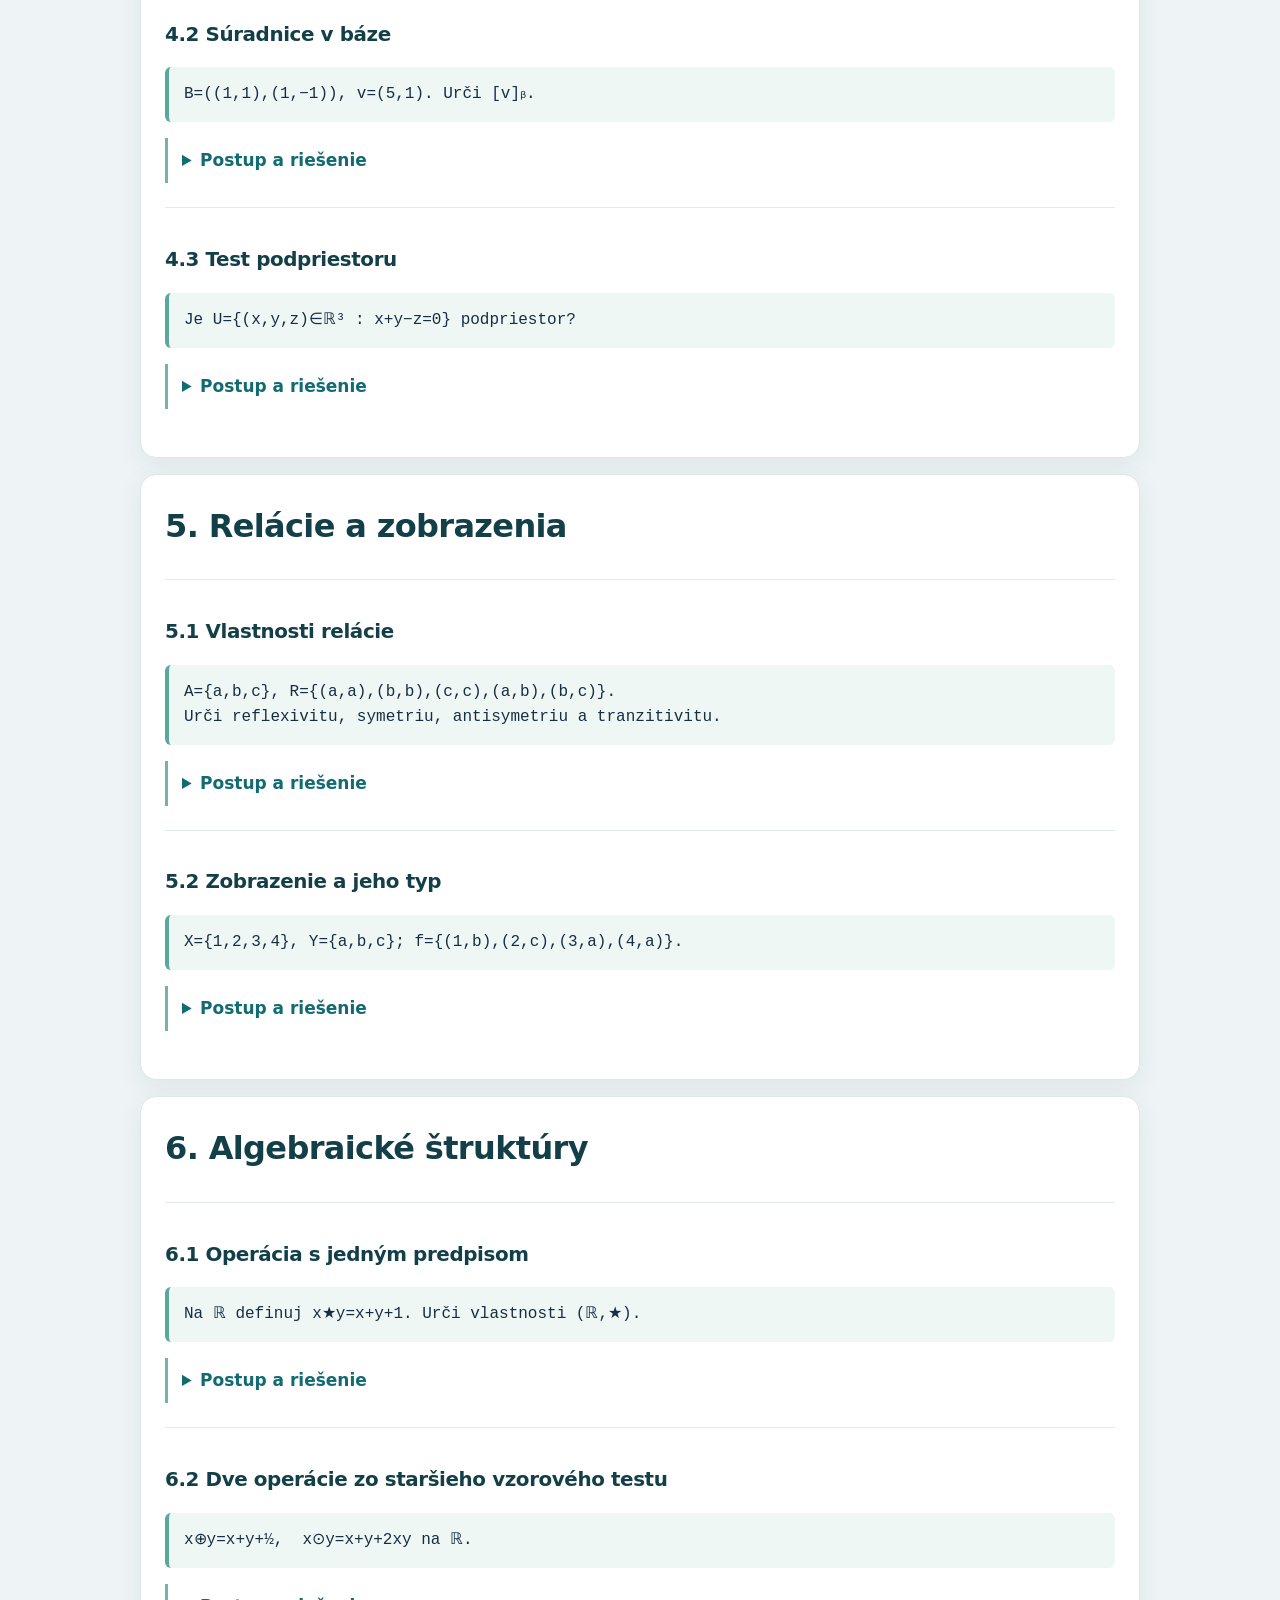
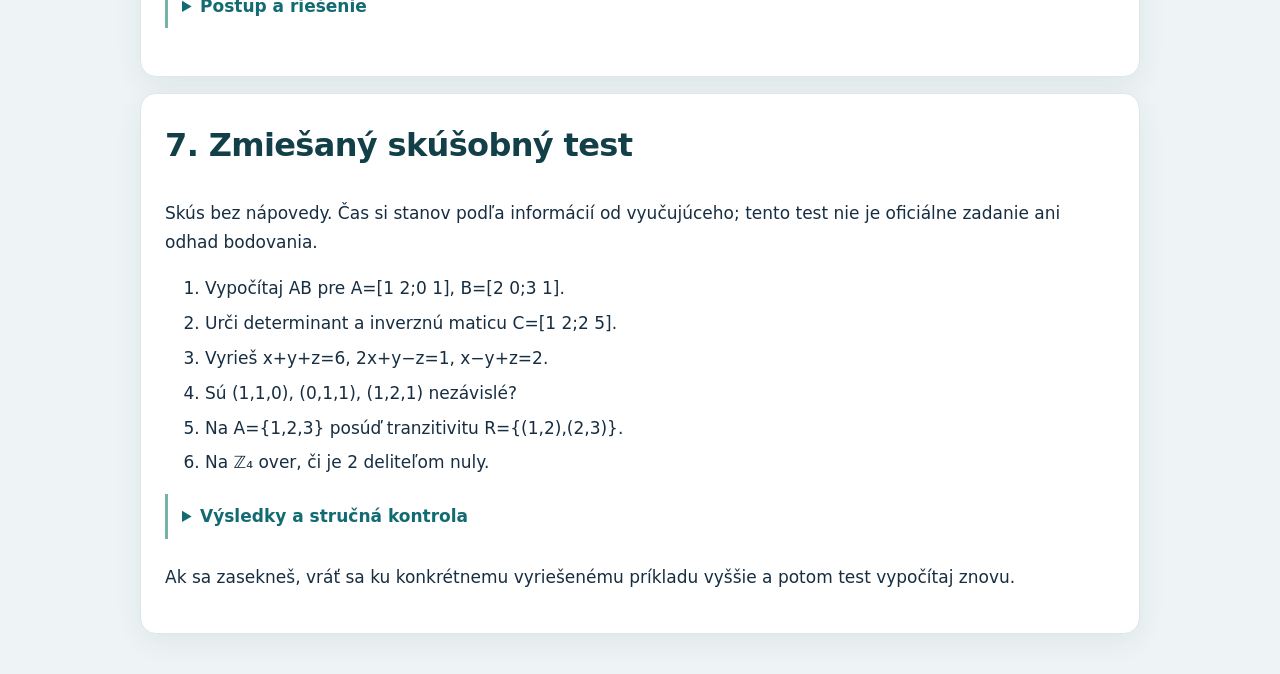
<file: Source/priklady.html>
<!doctype html><html lang="sk"><head><meta charset="utf-8"><meta name="viewport" content="width=device-width,initial-scale=1"><title>XMAT1 – zbierka riešených príkladov</title><link rel="stylesheet" href="study.css"><style>
body{max-width:1050px;margin:auto;padding:24px;font:17px/1.7 system-ui,sans-serif}header,section{padding:24px;border-radius:16px;margin:16px 0;background:white}header h1{margin:0}.intro{color:#d5eaeb}nav{display:flex;flex-wrap:wrap;gap:12px}nav a{padding:4px 0}header a{color:#d5eaeb}h2{margin-top:0}h3{margin-bottom:4px}pre{white-space:pre-wrap;overflow-wrap:anywhere;font:16px/1.55 Consolas,monospace;background:#eff7f5;padding:15px;border-left:4px solid #5aa898;border-radius:6px}details{margin:12px 0 24px;padding:8px 14px;border-left:3px solid #76b3a7}summary{cursor:pointer;font-weight:700}li{margin:.35em 0}.exercise{margin:20px 0;padding-top:5px;border-top:1px solid #e1ece9}.callout{padding:12px 16px;background:#fff3da;border-radius:8px}button{font:inherit;padding:9px 14px;border-radius:7px;border:1px solid #176b63;background:#176b63;color:white;cursor:pointer}@media print{details:not([open])>*{display:block}body{background:white}section{break-inside:avoid}}
</style></head><body><header><h1>Zbierka príkladov XMAT1</h1><p class="intro">Počítaj na papier: ku každému postupu nájdeš aj príklad na samostatné riešenie.</p><nav><a href="priority.html">Prioritné typy úloh</a><a href="xmat1-krok-za-krokom.html">Sprievodca</a><a href="priprava-xmat1.html">Prehľad učiva</a><a href="cvicenia.html">Samostatné príklady</a><a href="#matice">Matice</a><a href="#det">Determinanty</a><a href="#sustavy">Sústavy</a><a href="#vektory">Vektory</a><a href="#relacie">Relácie</a><a href="#struktury">Štruktúry</a><a href="#test">Skúšobný test</a></nav></header>
<section><h2>Ako s tým pracovať</h2><ol><li>Prečítaj zadanie a pokús sa ho vyriešiť na papier bez pomoci.</li><li>Otvor „Postup a riešenie“ a porovnaj každý krok, nie iba výsledok.</li><li>Pri chybe zakry postup a príklad po prestávke vyrieš znovu.</li><li>Na konci si daj zmiešaný test. Originálne zadané cvičenia zostávajú v lokálnych materiáloch.</li></ol><p class="callout">Ide o autorské precvičovacie príklady vychádzajúce z okruhov predmetu. Presný rozsah a bodovanie aktuálneho testu nie sú potvrdené.</p></section>
<section id="matice"><h2>1. Matice – postupy a počítanie</h2><p><b>Rozmery:</b> A typu m×n má m riadkov a n stĺpcov. A+B existuje len pri rovnakých rozmeroch. AB existuje, keď počet stĺpcov A = počet riadkov B; výsledok má rozmery m×p. Pri výpočte AB násobíme riadok A stĺpcom B.</p>
<div class="exercise"><h3>1.1 Sčítanie a násobenie skalárom</h3><pre>A = [ 1  −2  3 ]     B = [ 3  1 −1 ]
    [−2   0  1 ]         [ 0  9 −3 ]
Vypočítaj A+B a 2A−B.</pre><details><summary>Postup a riešenie</summary><p>Sčítame prvky na rovnakých pozíciách. Pri 2A−B najskôr vynásobíme každý prvok A číslom 2 a potom odčítame príslušný prvok B.</p><pre>A+B  = [ 1+3  −2+1   3−1 ] = [ 4 −1  2 ]
       [−2+0   0+9   1−3 ]   [−2  9 −2 ]
2A−B = [ 2−3  −4−1   6−(−1) ] = [−1 −5  7 ]
       [−4−0   0−9   2−(−3) ]   [−4 −9  5 ]</pre></details></div>
<div class="exercise"><h3>1.2 Násobenie obdĺžnikových matíc</h3><pre>A = [ 1 2 3 ]       B = [ 1 0 ]
    [ 0 1 4 ]           [ 2 1 ]
                        [ 0 2 ]
Urči rozmery AB a vypočítaj ho.</pre><details><summary>Postup a riešenie</summary><p>A je 2×3, B je 3×2, takže AB existuje a je 2×2. Vypočítame všetky štyri prvky:</p><pre>(AB)₁₁ = 1·1+2·2+3·0 = 5
(AB)₁₂ = 1·0+2·1+3·2 = 8
(AB)₂₁ = 0·1+1·2+4·0 = 2
(AB)₂₂ = 0·0+1·1+4·2 = 9
AB = [ 5 8; 2 9 ].</pre><p>BA tiež existuje, ale má rozmer 3×3. Už podľa rozmeru vidno, že AB a BA nemôžu byť rovnaké.</p></details></div>
<div class="exercise"><h3>1.3 Maticová rovnica</h3><pre>2A+3X=B, kde A=[1 2; 0 1], B=[5 4; 3 2]. Urči X.</pre><details><summary>Postup a riešenie</summary><pre>3X = B−2A = [5 4; 3 2] − [2 4; 0 2] = [3 0; 3 0]
X = ⅓[3 0; 3 0] = [1 0; 1 0].</pre><p>Kontrola: 2A+3X=[2 4;0 2]+[3 0;3 0]=B.</p></details></div>
<div class="exercise"><h3>1.4 Skús sám: násobenie</h3><pre>A=[1 2; 3 4], B=[2 1; 0 −1]. Vypočítaj AB aj BA.</pre><details><summary>Postup a riešenie</summary><pre>AB=[1·2+2·0   1·1+2·(−1); 3·2+4·0   3·1+4·(−1)]
AB=[2 −1; 6 −1].
BA=[2·1+1·3   2·2+1·4; 0·1+(−1)·3   0·2+(−1)·4]
BA=[5 8; −3 −4].</pre></details></div></section>
<section id="det"><h2>2. Determinant, inverzia a hodnosť</h2><p>Pre 2×2: det[a b;c d]=ad−bc. Pre 3×3 možno rozvíjať podľa prvého riadka so znamienkami + − +. Inverzia existuje, práve keď determinant štvorcovej matice nie je nula.</p>
<div class="exercise"><h3>2.1 Determinant 3×3</h3><pre>A=[1 2 0; 0 1 1; 2 0 1]. Vypočítaj det A.</pre><details><summary>Postup a riešenie</summary><pre>det A = 1·det[1 1;0 1] − 2·det[0 1;2 1] + 0·det[0 1;2 0]
      = 1·(1·1−1·0) − 2·(0·1−1·2)
      = 1 − 2·(−2) = 5.</pre><p>Pri mínuse pred druhým členom pozorne sleduj znamienka.</p></details></div>
<div class="exercise"><h3>2.2 Determinant elimináciou</h3><pre>A=[1 2 1; 2 5 3; 1 0 8].</pre><details><summary>Postup a riešenie</summary><pre>R₂ ← R₂−2R₁, R₃ ← R₃−R₁:
[1 2 1; 0 1 1; 0 −2 7]
R₃ ← R₃+2R₂:
[1 2 1; 0 1 1; 0 0 9]
det A=1·1·9=9.</pre><p>Použili sme len pripočítanie násobku iného riadka, ktoré nemení determinant. Výmena riadkov by zmenila znamienko; vynásobenie riadka číslom k by vynásobilo determinant číslom k.</p></details></div>
<div class="exercise"><h3>2.3 Inverzná matica pomocou Gauss–Jordanovej metódy</h3><pre>A=[1 2; 3 7]. Nájdite A⁻¹.</pre><details><summary>Postup a riešenie</summary><pre>[A | I] = [1 2 | 1 0; 3 7 | 0 1]
R₂ ← R₂−3R₁: [1 2 | 1 0; 0 1 | −3 1]
R₁ ← R₁−2R₂: [1 0 | 7 −2; 0 1 | −3 1]
A⁻¹=[7 −2; −3 1].</pre><p>Kontrola: det A=7−6=1 a AA⁻¹=[1 0;0 1]. Každá riadková úprava sa robí na celej rozšírenej matici.</p></details></div>
<div class="exercise"><h3>2.4 Hodnosť matice</h3><pre>A=[1 2 3; 2 4 6; 1 1 1]. Urči h(A).</pre><details><summary>Postup a riešenie</summary><pre>R₂ ← R₂−2R₁: [1 2 3; 0 0 0; 1 1 1]
R₃ ← R₃−R₁:  [1 2 3; 0 0 0; 0 −1 −2]
Prehodíme posledné dva riadky: [1 2 3; 0 −1 −2; 0 0 0].
Máme dva pivoty → h(A)=2.</pre></details></div>
<div class="exercise"><h3>2.5 Skús sám: inverzia</h3><pre>Nájdi inverziu B=[2 1; 5 3] a over BB⁻¹=I.</pre><details><summary>Postup a riešenie</summary><pre>det B=2·3−1·5=1 ≠ 0.
B⁻¹=[3 −1; −5 2].
BB⁻¹=[6−5  −2+2; 15−15  −5+6]=[1 0;0 1].</pre></details></div></section>
<section id="sustavy"><h2>3. Sústavy lineárnych rovníc</h2><div class="exercise"><h3>3.1 Gaussova eliminácia s tromi neznámymi</h3><pre>x+y+z=6
2x+y−z=1
x−y+z=2</pre><details><summary>Postup a riešenie</summary><pre>[1  1  1 | 6; 2 1 −1 | 1; 1 −1 1 | 2]
R₂ ← R₂−2R₁; R₃ ← R₃−R₁:
[1 1 1 | 6; 0 −1 −3 | −11; 0 −2 0 | −4]
R₃ ← R₃−2R₂:
[1 1 1 | 6; 0 −1 −3 | −11; 0 0 6 | 18]
6z=18 → z=3; −y−3z=−11 → y=2; x=6−2−3=1.</pre><p>Kontrola: 1+2+3=6; 2+2−3=1; 1−2+3=2.</p></details></div>
<div class="exercise"><h3>3.2 Žiadne alebo nekonečne veľa riešení?</h3><pre>a) x+y=2; 2x+2y=5.
b) x+y=2; 2x+2y=4.</pre><details><summary>Postup a riešenie</summary><pre>a) R₂←R₂−2R₁ → [0 0 | 1], čiže 0=1. Žiadne riešenie.
b) R₂←R₂−2R₁ → [0 0 | 0]. Zvoľ y=t, potom x=2−t.
Riešenia: (x,y)=(2−t,t), t∈ℝ; je ich nekonečne veľa.</pre><p>Frobeniova veta: v a) sú hodnosti A a [A|b] rôzne; v b) sú rovnaké a menšie ako počet neznámych.</p></details></div>
<div class="exercise"><h3>3.3 Homogénna sústava</h3><pre>x+y+z=0; 2x+y+3z=0.</pre><details><summary>Postup a riešenie</summary><pre>R₂←R₂−2R₁ → −y+z=0 → y=z.
Zvoľ z=t. Potom y=t a x=−2t.
(x,y,z)=t(−2,1,1), t∈ℝ.</pre><p>Pre t=0 dostaneme nulové riešenie; pre t≠0 nenulové riešenia.</p></details></div>
<div class="exercise"><h3>3.4 Cramerovo pravidlo</h3><pre>2x+y=5; x−y=1.</pre><details><summary>Postup a riešenie</summary><pre>A=[2 1;1 −1]; det A=−2−1=−3.
A₁=[5 1;1 −1]; det A₁=−5−1=−6 → x=(−6)/(−3)=2.
A₂=[2 5;1 1]; det A₂=2−5=−3 → y=(−3)/(−3)=1.</pre><p>Pravidlo môžeme použiť, pretože sústava je štvorcová a det A≠0.</p></details></div></section>
<section id="vektory"><h2>4. Vektorové priestory</h2><div class="exercise"><h3>4.1 Závislosť vektorov</h3><pre>v₁=(1,1,0), v₂=(0,1,1), v₃=(1,2,1). Sú nezávislé?</pre><details><summary>Postup a riešenie</summary><pre>Hľadáme a,b,c: av₁+bv₂+cv₃=0.
Po súradniciach: a+c=0; a+b+2c=0; b+c=0.
Zvoľ c=1 → a=−1, b=−1. Stredná rovnica platí.
−v₁−v₂+v₃=0 s nenulovými koeficientmi → vektory sú závislé.</pre><p>Rovnako vidno v₃=v₁+v₂. Vektory v₁ a v₂ sú nezávislé, preto tvoria bázu ich obalu s dimenziou 2.</p></details></div>
<div class="exercise"><h3>4.2 Súradnice v báze</h3><pre>B=((1,1),(1,−1)), v=(5,1). Urči [v]ᵦ.</pre><details><summary>Postup a riešenie</summary><pre>Hľadáme α,β: α(1,1)+β(1,−1)=(5,1).
α+β=5; α−β=1 → 2α=6 → α=3; β=2.
[v]ᵦ=(3,2).</pre><p>Kontrola: 3(1,1)+2(1,−1)=(5,1). Poradie bázových vektorov určuje poradie súradníc.</p></details></div>
<div class="exercise"><h3>4.3 Test podpriestoru</h3><pre>Je U={(x,y,z)∈ℝ³ : x+y−z=0} podpriestor?</pre><details><summary>Postup a riešenie</summary><p>Nula patrí do U. Ak u aj v spĺňajú rovnicu, ich súčet ju spĺňa tiež, lebo súčet dvoch núl je nula. Pre ľubovoľný skalár c ju spĺňa aj cu. Preto U je podpriestor.</p><pre>Z rovnice z=x+y: (x,y,z)=x(1,0,1)+y(0,1,1).
Tieto dva vektory sú nezávislé, takže tvoria bázu U; dim U=2.</pre></details></div></section>
<section id="relacie"><h2>5. Relácie a zobrazenia</h2><div class="exercise"><h3>5.1 Vlastnosti relácie</h3><pre>A={a,b,c}, R={(a,a),(b,b),(c,c),(a,b),(b,c)}.
Urči reflexivitu, symetriu, antisymetriu a tranzitivitu.</pre><details><summary>Postup a riešenie</summary><p><b>Reflexívna:</b> áno, všetky diagonálne dvojice sú v R. <b>Symetrická:</b> nie, (a,b) je v R, ale (b,a) chýba. <b>Antisymetrická:</b> áno, pre žiadne dva rôzne prvky neobsahuje obe opačné dvojice. <b>Tranzitívna:</b> nie, (a,b) a (b,c) sú v R, ale (a,c) chýba. Preto nie je ani ekvivalenciou, ani usporiadaním.</p></details></div>
<div class="exercise"><h3>5.2 Zobrazenie a jeho typ</h3><pre>X={1,2,3,4}, Y={a,b,c}; f={(1,b),(2,c),(3,a),(4,a)}.</pre><details><summary>Postup a riešenie</summary><p>Každý vstup má presne jeden obraz, takže ide o zobrazenie. Každý prvok Y sa vyskytne ako obraz, preto je surjektívne. Nie je injektívne: f(3)=f(4)=a. Nie je bijektívne.</p></details></div></section>
<section id="struktury"><h2>6. Algebraické štruktúry</h2><div class="exercise"><h3>6.1 Operácia s jedným predpisom</h3><pre>Na ℝ definuj x★y=x+y+1. Urči vlastnosti (ℝ,★).</pre><details><summary>Postup a riešenie</summary><pre>Uzavretosť: x+y+1∈ℝ.
Komutativita: x+y+1=y+x+1.
Asociativita: (x★y)★z=x+y+z+2=x★(y★z).
Neutrálny prvok e: x+e+1=x → e=−1.
Inverzia y k x: x+y+1=−1 → y=−x−2.
Záver: abelovská grupa.</pre><p>Kontrola pre x=3: 3★(−5)=−1, čo je neutrálny prvok.</p></details></div>
<div class="exercise"><h3>6.2 Dve operácie zo staršieho vzorového testu</h3><pre>x⊕y=x+y+½,  x⊙y=x+y+2xy na ℝ.</pre><details><summary>Postup a riešenie</summary><pre>Neutrálny prvok pre ⊕: x+e+½=x → e=−½.
Inverzný prvok k x pre ⊕: x+y+½=−½ → y=−x−1.
Jednotka pre ⊙: x+e+2xe=x → e=0.
Inverzia pre ⊙: x+y+2xy=0 → y=−x/(1+2x), ak x≠−½.</pre><p>Na dôkaz zvyšných vlastností použi bijekciu φ(x)=2x+1. Platí φ(x⊕y)=φ(x)+φ(y) a φ(x⊙y)=φ(x)φ(y). Operácie teda zodpovedajú obvyklým operáciám na ℝ, takže ide o komutatívne teleso. Výnimka pri násobnej inverzii je −½, teda neutrálny prvok prvej operácie.</p></details></div></section>
<section id="test"><h2>7. Zmiešaný skúšobný test</h2><p>Skús bez nápovedy. Čas si stanov podľa informácií od vyučujúceho; tento test nie je oficiálne zadanie ani odhad bodovania.</p><ol><li>Vypočítaj AB pre A=[1 2;0 1], B=[2 0;3 1].</li><li>Urči determinant a inverznú maticu C=[1 2;2 5].</li><li>Vyrieš x+y+z=6, 2x+y−z=1, x−y+z=2.</li><li>Sú (1,1,0), (0,1,1), (1,2,1) nezávislé?</li><li>Na A={1,2,3} posúď tranzitivitu R={(1,2),(2,3)}.</li><li>Na ℤ₄ over, či je 2 deliteľom nuly.</li></ol><details><summary>Výsledky a stručná kontrola</summary><ol><li>AB=[8 2;3 1].</li><li>det C=1; C⁻¹=[5 −2;−2 1].</li><li>(x,y,z)=(1,2,3).</li><li>Nie: v₃=v₁+v₂.</li><li>Nie: chýba (1,3).</li><li>Áno: 2≠0 a 2·2=0 modulo 4.</li></ol></details><p>Ak sa zasekneš, vráť sa ku konkrétnemu vyriešenému príkladu vyššie a potom test vypočítaj znovu.</p></section></body></html>
</file>
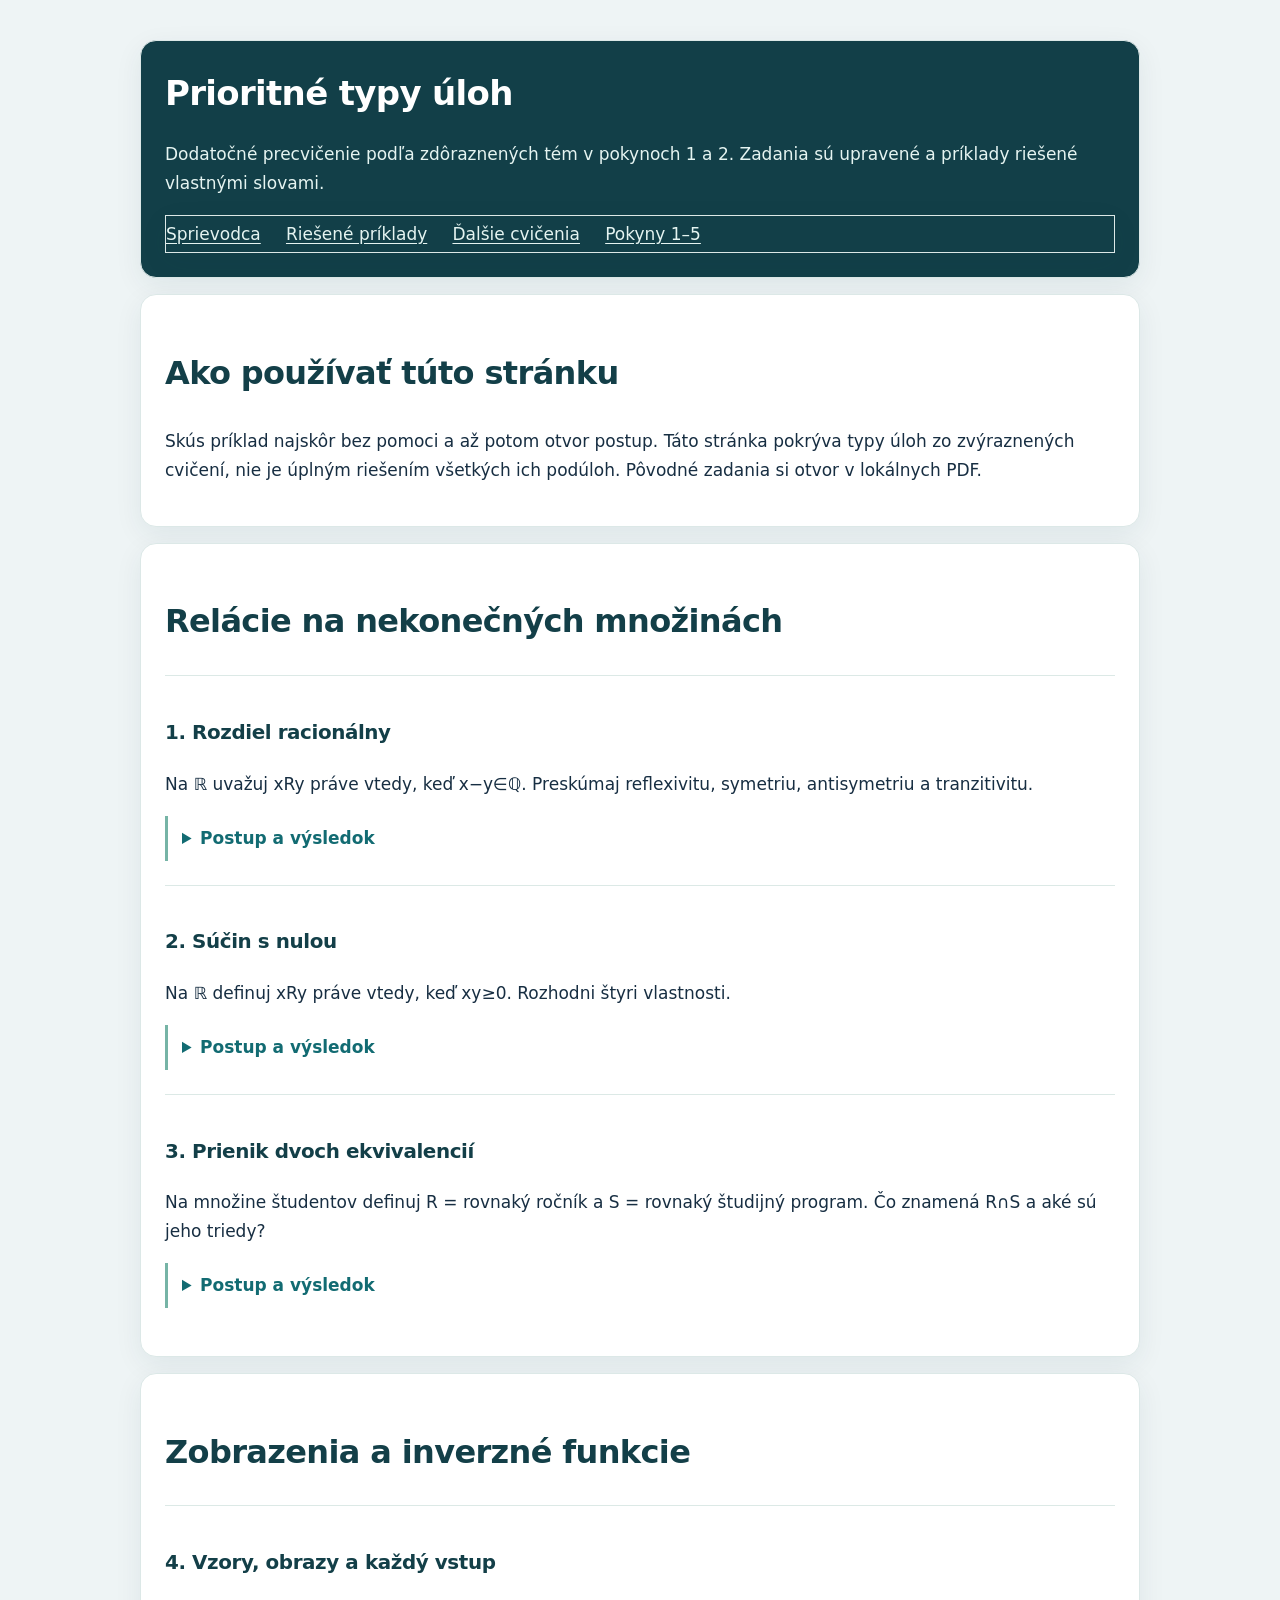
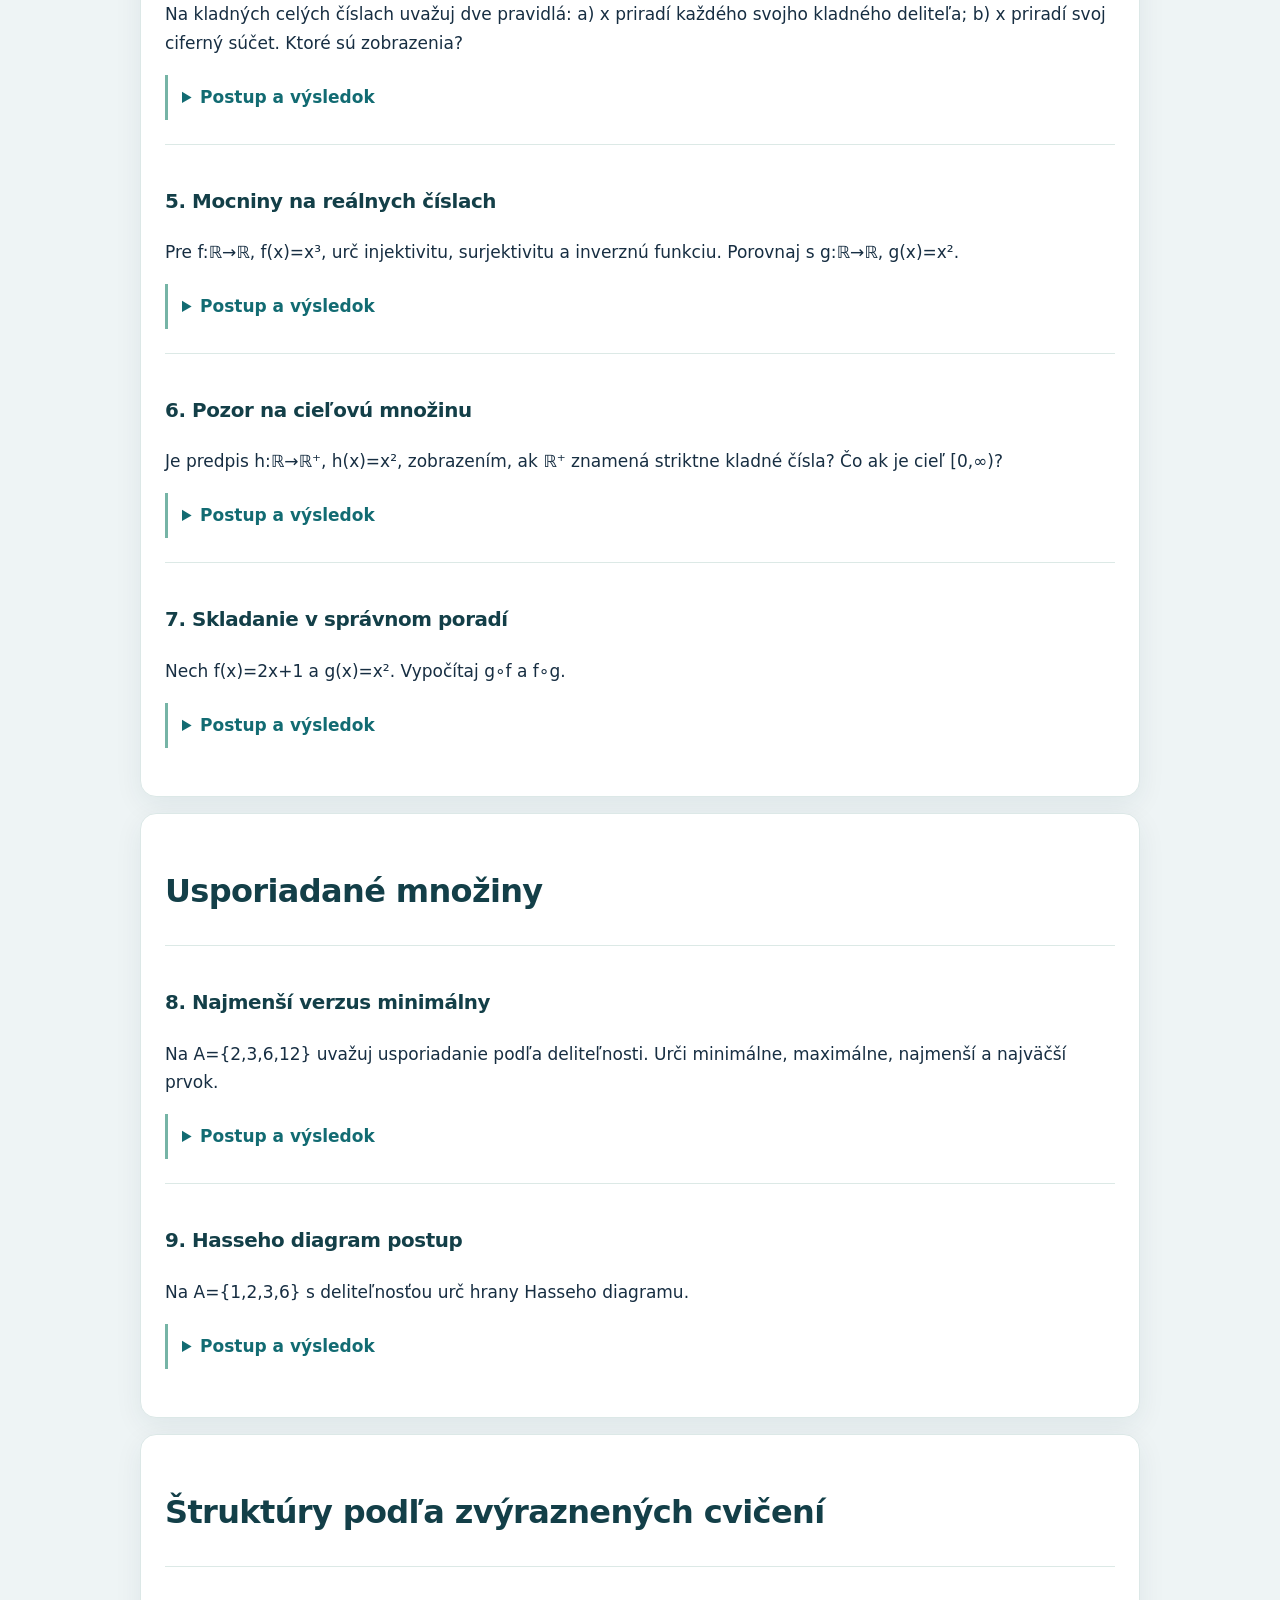
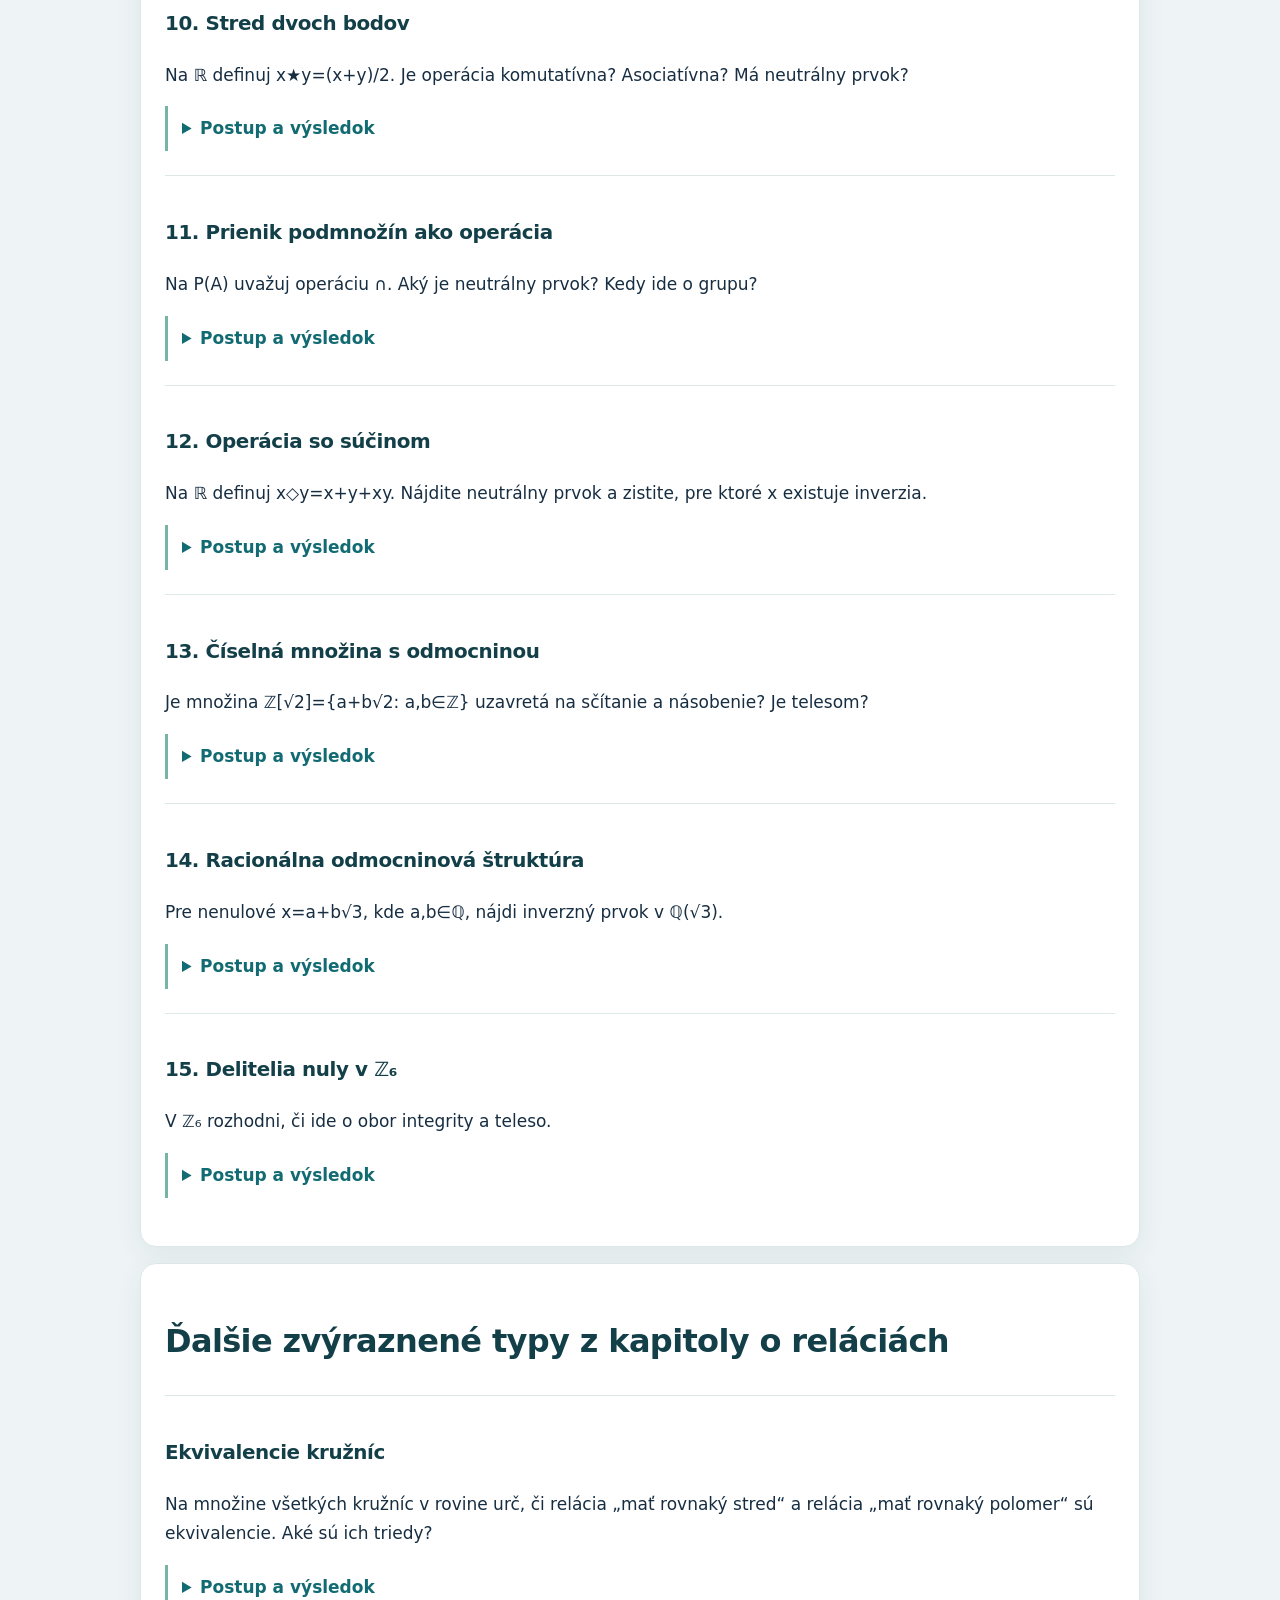
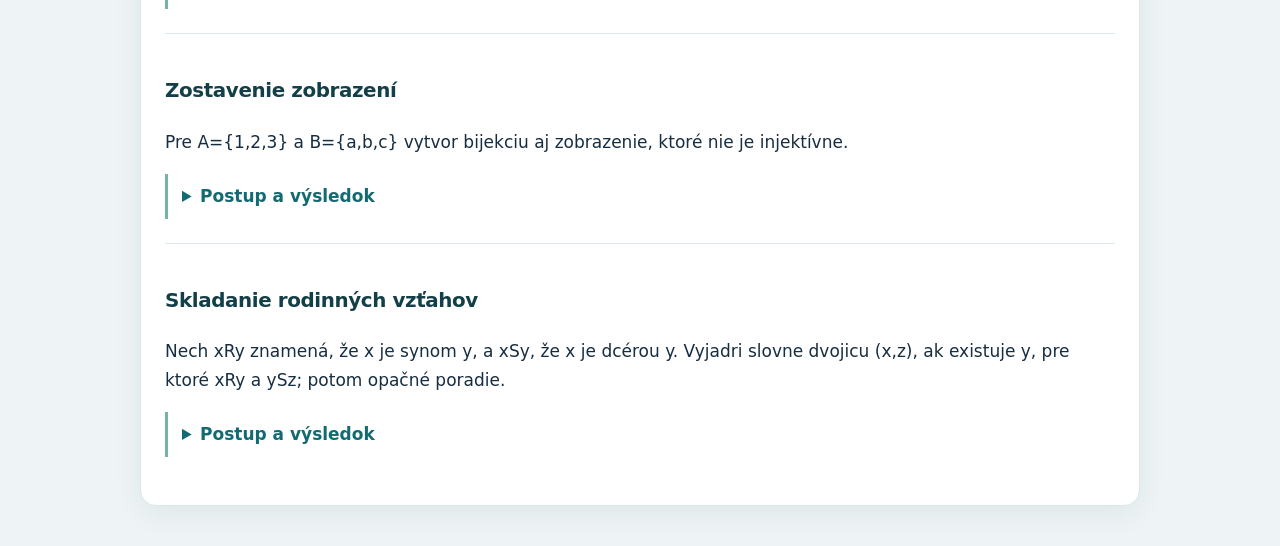
<file: Source/priority.html>
<!doctype html><html lang="sk"><head><meta charset="utf-8"><meta name="viewport" content="width=device-width,initial-scale=1"><title>Prioritné typy úloh XMAT1</title><link rel="stylesheet" href="study.css"><style>body{font:17px/1.7 system-ui,sans-serif;max-width:960px;margin:auto;padding:24px}header,section{padding:24px;margin:16px 0;border-radius:16px;background:white}header h1{margin:0}header a,header p{color:#e5f4f1}nav{display:flex;gap:14px;flex-wrap:wrap}details{border-left:3px solid #76b4a6;padding:8px 14px;margin:8px 0 24px}summary{cursor:pointer;font-weight:700}.task{border-top:1px solid #dce9e6;padding-top:10px}</style></head><body><header><h1>Prioritné typy úloh</h1><p>Dodatočné precvičenie podľa zdôraznených tém v pokynoch 1 a 2. Zadania sú upravené a príklady riešené vlastnými slovami.</p><nav><a href="xmat1-krok-za-krokom.html">Sprievodca</a><a href="priklady.html">Riešené príklady</a><a href="cvicenia.html">Ďalšie cvičenia</a><a href="priprava-xmat1.html#pokyny">Pokyny 1–5</a></nav></header><section><h2>Ako používať túto stránku</h2><p>Skús príklad najskôr bez pomoci a až potom otvor postup. Táto stránka pokrýva typy úloh zo zvýraznených cvičení, nie je úplným riešením všetkých ich podúloh. Pôvodné zadania si otvor v lokálnych PDF.</p></section><section><h2>Relácie na nekonečných množinách</h2><div class="task"><h3>1. Rozdiel racionálny</h3><p>Na ℝ uvažuj xRy práve vtedy, keď x−y∈ℚ. Preskúmaj reflexivitu, symetriu, antisymetriu a tranzitivitu.</p><details><summary>Postup a výsledok</summary><p>Reflexívna: x−x=0∈ℚ. Symetrická: ak x−y∈ℚ, potom y−x=−(x−y)∈ℚ. Tranzitívna: súčet (x−y)+(y−z)=x−z je racionálny. Nie je antisymetrická: 0R1 aj 1R0, pričom 0≠1. Je ekvivalencia. Trieda x je x+ℚ, čiže všetky čísla líšiace sa od x o racionálne číslo.</p></details></div><div class="task"><h3>2. Súčin s nulou</h3><p>Na ℝ definuj xRy práve vtedy, keď xy≥0. Rozhodni štyri vlastnosti.</p><details><summary>Postup a výsledok</summary><p>Reflexívna: x²≥0. Symetrická: xy=yx. Nie je antisymetrická: 1R2 aj 2R1. Nie je tranzitívna: 1R0 a 0R(−1), ale 1 nie je v relácii s −1, lebo 1·(−1)&lt;0. Nula je kľúčový protipríklad.</p></details></div><div class="task"><h3>3. Prienik dvoch ekvivalencií</h3><p>Na množine študentov definuj R = rovnaký ročník a S = rovnaký študijný program. Čo znamená R∩S a aké sú jeho triedy?</p><details><summary>Postup a výsledok</summary><p>R∩S spája práve študentov s rovnakým ročníkom aj rovnakým programom. Je reflexívna, symetrická aj tranzitívna, lebo obe podmienky majú každú z týchto vlastností. Triedou je neprázdna skupina študentov s konkrétnou dvojicou hodnôt (ročník, program).</p></details></div></section><section><h2>Zobrazenia a inverzné funkcie</h2><div class="task"><h3>4. Vzory, obrazy a každý vstup</h3><p>Na kladných celých číslach uvažuj dve pravidlá: a) x priradí každého svojho kladného deliteľa; b) x priradí svoj ciferný súčet. Ktoré sú zobrazenia?</p><details><summary>Postup a výsledok</summary><p>a) Nie: číslo 6 má viac obrazov, napríklad 1 a 2. b) Áno: každé kladné celé číslo má práve jeden ciferný súčet. Nepomýľ si „jeden obraz na vstup“ s injektivitou.</p></details></div><div class="task"><h3>5. Mocniny na reálnych číslach</h3><p>Pre f:ℝ→ℝ, f(x)=x³, urč injektivitu, surjektivitu a inverznú funkciu. Porovnaj s g:ℝ→ℝ, g(x)=x².</p><details><summary>Postup a výsledok</summary><p>f je injektívna, pretože x³ je striktne rastúca. Pre ľubovoľné y∈ℝ existuje reálne x=∛y, a preto je surjektívna. Je bijekcia s f⁻¹(y)=∛y. g nie je injektívna: g(1)=g(−1); nie je surjektívna na ℝ, pretože žiadny štvorec nie je záporný.</p></details></div><div class="task"><h3>6. Pozor na cieľovú množinu</h3><p>Je predpis h:ℝ→ℝ⁺, h(x)=x², zobrazením, ak ℝ⁺ znamená striktne kladné čísla? Čo ak je cieľ [0,∞)?</p><details><summary>Postup a výsledok</summary><p>Ak ℝ⁺=(0,∞), nejde o zobrazenie do určenej cieľovej množiny, lebo h(0)=0∉ℝ⁺. Do [0,∞) ide o zobrazenie a je surjektívne, ale nie injektívne. Ak iný text používa ℝ⁺ aj pre nulu, rozhoduje jeho definícia.</p></details></div><div class="task"><h3>7. Skladanie v správnom poradí</h3><p>Nech f(x)=2x+1 a g(x)=x². Vypočítaj g∘f a f∘g.</p><details><summary>Postup a výsledok</summary><p>Podľa bežnej funkčnej konvencie (g∘f)(x)=g(f(x))=(2x+1)². Naopak (f∘g)(x)=f(x²)=2x²+1. Napríklad pri x=1 vychádza 9 a 3, takže vo všeobecnosti nie sú rovnaké. Pozor: niektoré študijné materiály značia skladanie relácií opačným poradím.</p></details></div></section><section><h2>Usporiadané množiny</h2><div class="task"><h3>8. Najmenší verzus minimálny</h3><p>Na A={2,3,6,12} uvažuj usporiadanie podľa deliteľnosti. Urči minimálne, maximálne, najmenší a najväčší prvok.</p><details><summary>Postup a výsledok</summary><p>Minimálne prvky sú 2 a 3: ani jeden nemá v A iný prvok, ktorý by ho delil. Najväčší aj jediný maximálny prvok je 12, lebo všetky prvky A delia 12. Najmenší prvok neexistuje: 2 nedelí 3 a 3 nedelí 2. Ide o čiastočné, nie úplné usporiadanie.</p></details></div><div class="task"><h3>9. Hasseho diagram postup</h3><p>Na A={1,2,3,6} s deliteľnosťou urč hrany Hasseho diagramu.</p><details><summary>Postup a výsledok</summary><p>Najprv odstráň slučky (x,x). Potom vynechaj hranu, ktorú vynúti tranzitivita. Zostávajú pokrytia 1–2, 1–3, 2–6, 3–6; hranu 1–6 vynecháme, lebo vedie cez 2 alebo 3. 1 je najmenší prvok a 6 najväčší.</p></details></div></section><section><h2>Štruktúry podľa zvýraznených cvičení</h2><div class="task"><h3>10. Stred dvoch bodov</h3><p>Na ℝ definuj x★y=(x+y)/2. Je operácia komutatívna? Asociatívna? Má neutrálny prvok?</p><details><summary>Postup a výsledok</summary><p>Komutatívna áno. Asociatívna nie: (0★0)★4=2, ale 0★(0★4)=1. Ak by e bol neutrálny, (x+e)/2=x pre každé x, čiže e=x pre každé x, čo nie je možné. Štruktúra preto nie je grupa.</p></details></div><div class="task"><h3>11. Prienik podmnožín ako operácia</h3><p>Na P(A) uvažuj operáciu ∩. Aký je neutrálny prvok? Kedy ide o grupu?</p><details><summary>Postup a výsledok</summary><p>Neutrálny prvok je A, pretože X∩A=X. Inverziu k X by sme hľadali tak, aby X∩Y=A. To je možné len ak X=A. Preto je celá štruktúra grupou len v prípade A=∅, keď P(A) obsahuje jediný prvok ∅.</p></details></div><div class="task"><h3>12. Operácia so súčinom</h3><p>Na ℝ definuj x◇y=x+y+xy. Nájdite neutrálny prvok a zistite, pre ktoré x existuje inverzia.</p><details><summary>Postup a výsledok</summary><p>x◇e=x dá e=0. Rovnicu x◇y=0 upravíme na y(1+x)=−x, teda y=−x/(1+x) pre x≠−1. Pre x=−1 je (−1)◇y=−1 pre každé y, a inverzia neexistuje. Operácia je asociatívna aj komutatívna, keďže 1+(x◇y)=(1+x)(1+y), ale na celej ℝ netvorí grupu.</p></details></div><div class="task"><h3>13. Číselná množina s odmocninou</h3><p>Je množina ℤ[√2]={a+b√2: a,b∈ℤ} uzavretá na sčítanie a násobenie? Je telesom?</p><details><summary>Postup a výsledok</summary><p>Súčet má tvar (a+c)+(b+d)√2. Súčin má tvar (ac+2bd)+(ad+bc)√2, takže zostáva v množine. Ide o podokruh ℝ bez deliteľov nuly. Nie je telesom, pretože 2 patrí do množiny, ale 1/2 sa v nej nedá zapísať s celočíselnými koeficientmi.</p></details></div><div class="task"><h3>14. Racionálna odmocninová štruktúra</h3><p>Pre nenulové x=a+b√3, kde a,b∈ℚ, nájdi inverzný prvok v ℚ(√3).</p><details><summary>Postup a výsledok</summary><p>Použi združený výraz: 1/(a+b√3)=(a−b√3)/(a²−3b²). Menovateľ je nenulový pre nenulové x, pretože rovnosť a²=3b² s racionálnymi a,b má len riešenie a=b=0. Koeficienty výsledku sú racionálne. Tak sa overuje existencia inverzií v tomto telese.</p></details></div><div class="task"><h3>15. Delitelia nuly v ℤ₆</h3><p>V ℤ₆ rozhodni, či ide o obor integrity a teleso.</p><details><summary>Postup a výsledok</summary><p>Ide o komutatívny okruh s jednotkou, no 2≠0, 3≠0 a 2·3=0 modulo 6. Existujú teda delitelia nuly, takže ℤ₆ nie je obor integrity ani teleso.</p></details></div></section><section><h2>Ďalšie zvýraznené typy z kapitoly o reláciách</h2><div class="task"><h3>Ekvivalencie kružníc</h3><p>Na množine všetkých kružníc v rovine urč, či relácia „mať rovnaký stred“ a relácia „mať rovnaký polomer“ sú ekvivalencie. Aké sú ich triedy?</p><details><summary>Postup a výsledok</summary><p>Rovnosť stredov aj rovnosť polomerov sú reflexívne, symetrické a tranzitívne. Obe sú preto ekvivalencie. Triedu prvej tvorí množina kružníc s jedným spoločným stredom; triedu druhej všetky kružnice jedného konkrétneho polomeru.</p></details></div><div class="task"><h3>Zostavenie zobrazení</h3><p>Pre A={1,2,3} a B={a,b,c} vytvor bijekciu aj zobrazenie, ktoré nie je injektívne.</p><details><summary>Postup a výsledok</summary><p>Napríklad {(1,a),(2,b),(3,c)} je bijekcia. {(1,a),(2,a),(3,b)} je zobrazenie, ale nie je injektívne, pretože 1 aj 2 majú obraz a. Nie je ani surjektívne na B, keďže c nemá vzor.</p></details></div><div class="task"><h3>Skladanie rodinných vzťahov</h3><p>Nech xRy znamená, že x je synom y, a xSy, že x je dcérou y. Vyjadri slovne dvojicu (x,z), ak existuje y, pre ktoré xRy a ySz; potom opačné poradie.</p><details><summary>Postup a výsledok</summary><p>Najprv syn, potom dcéra znamená: x je synom y a y je dcérou z, teda x je vnukom z cez dcéru y. Opačne x je dcérou y a y je synom z: x je vnučkou z cez syna y. Všeobecne nejde o rovnaké relácie. Značenie poradia skladania si prispôsob definícii v príslušnom texte.</p></details></div></section></body></html>
</file>
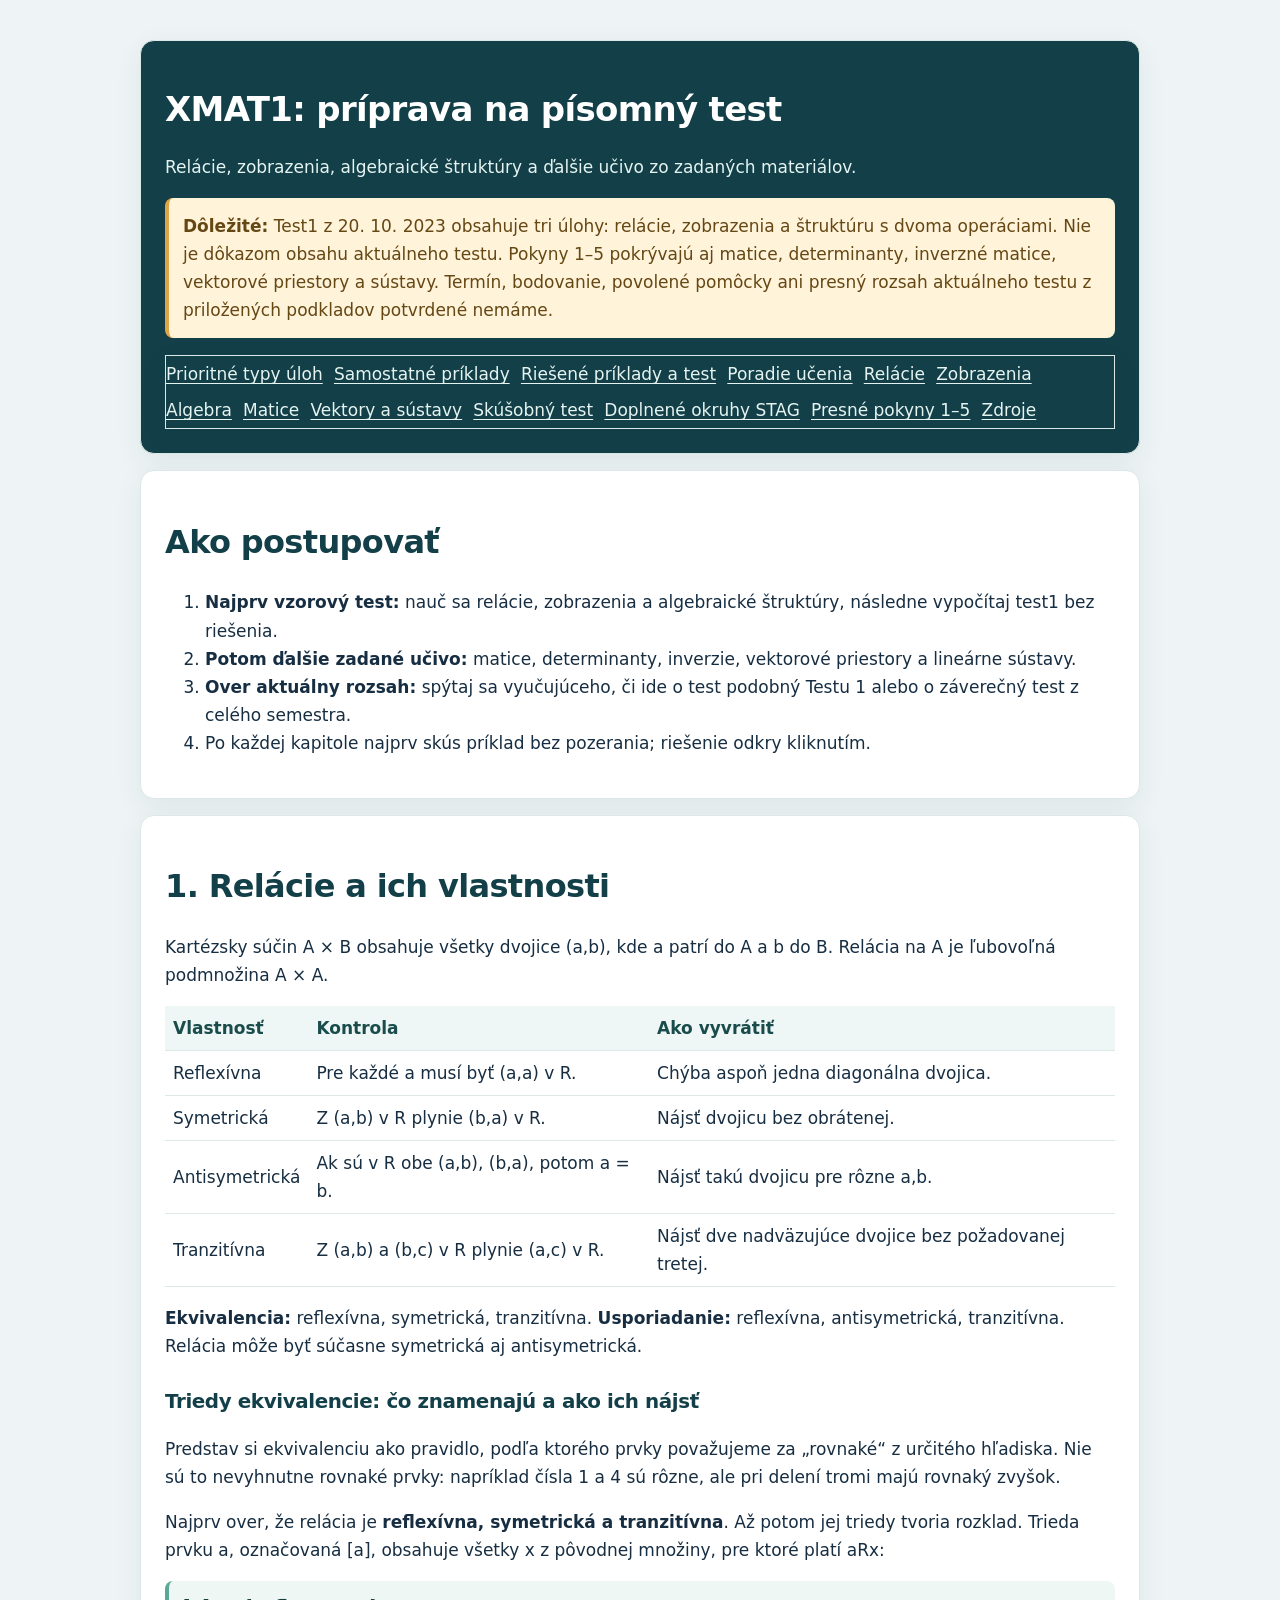
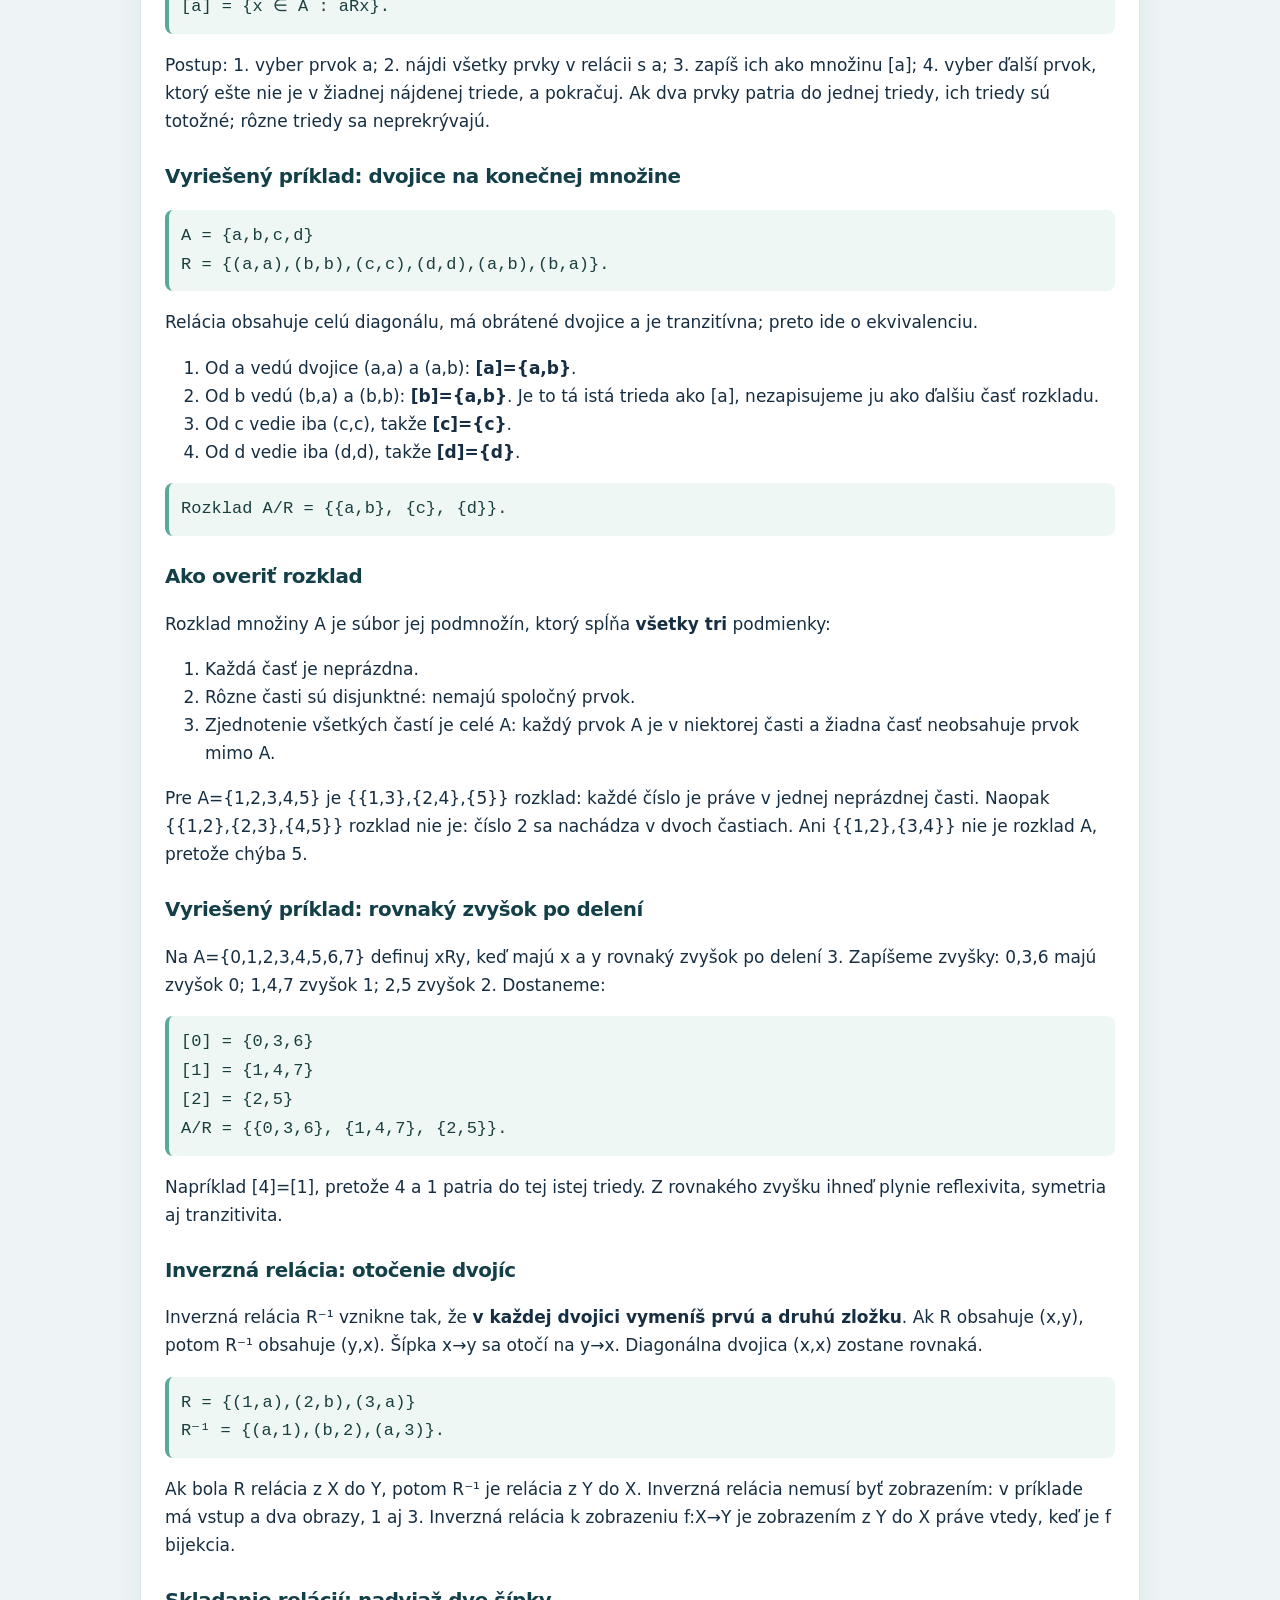
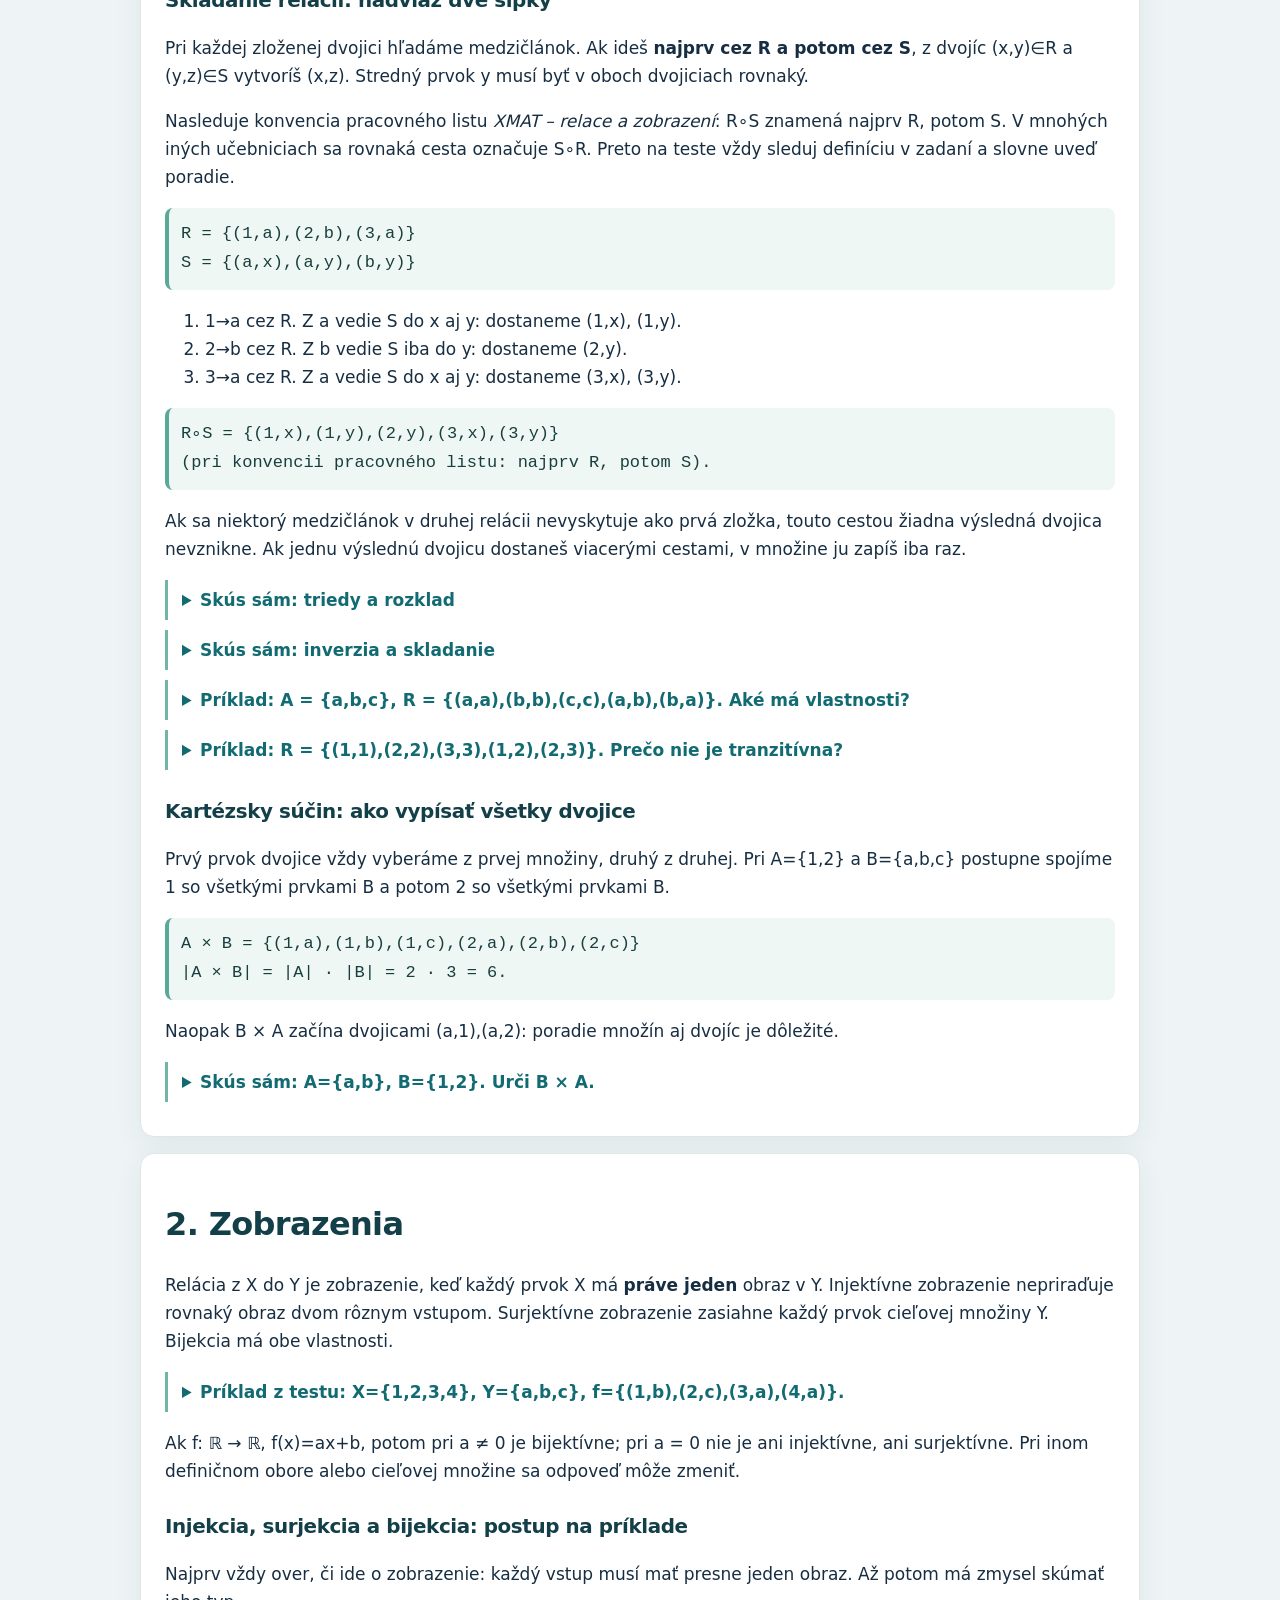
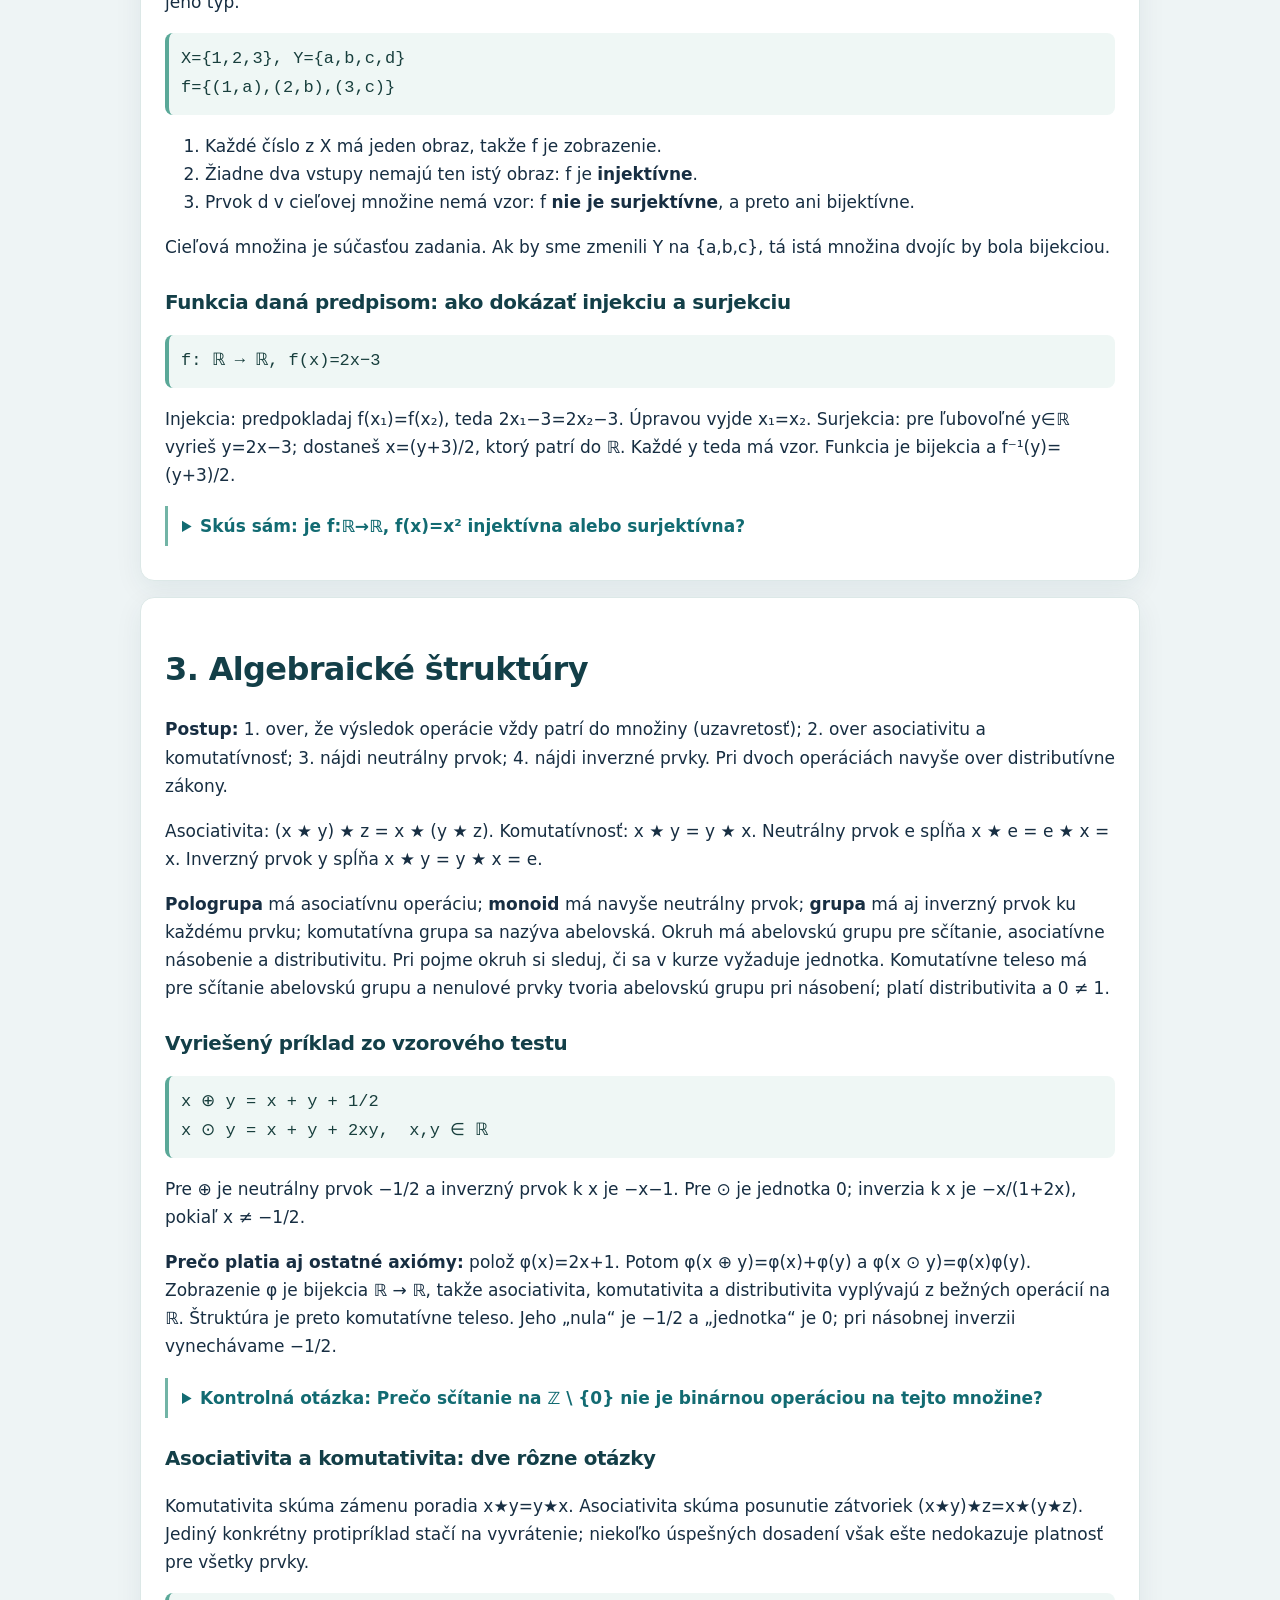
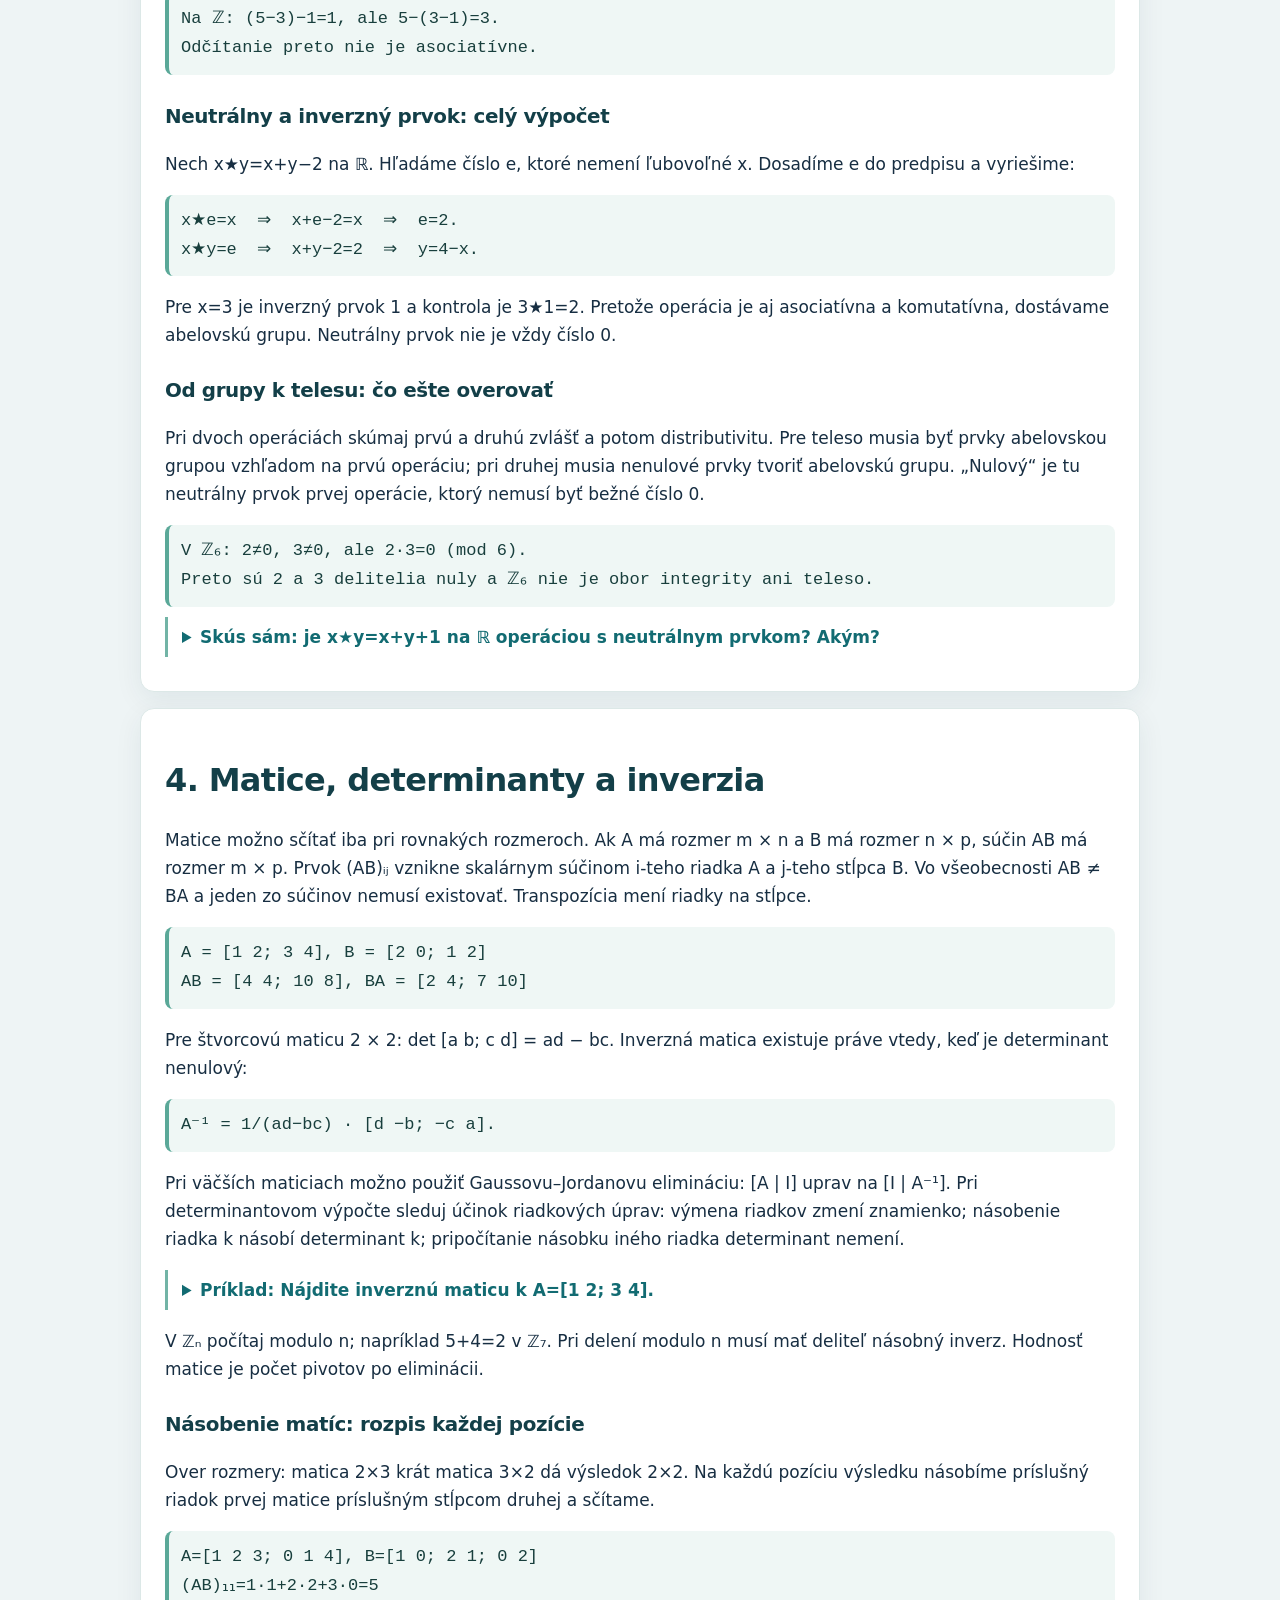
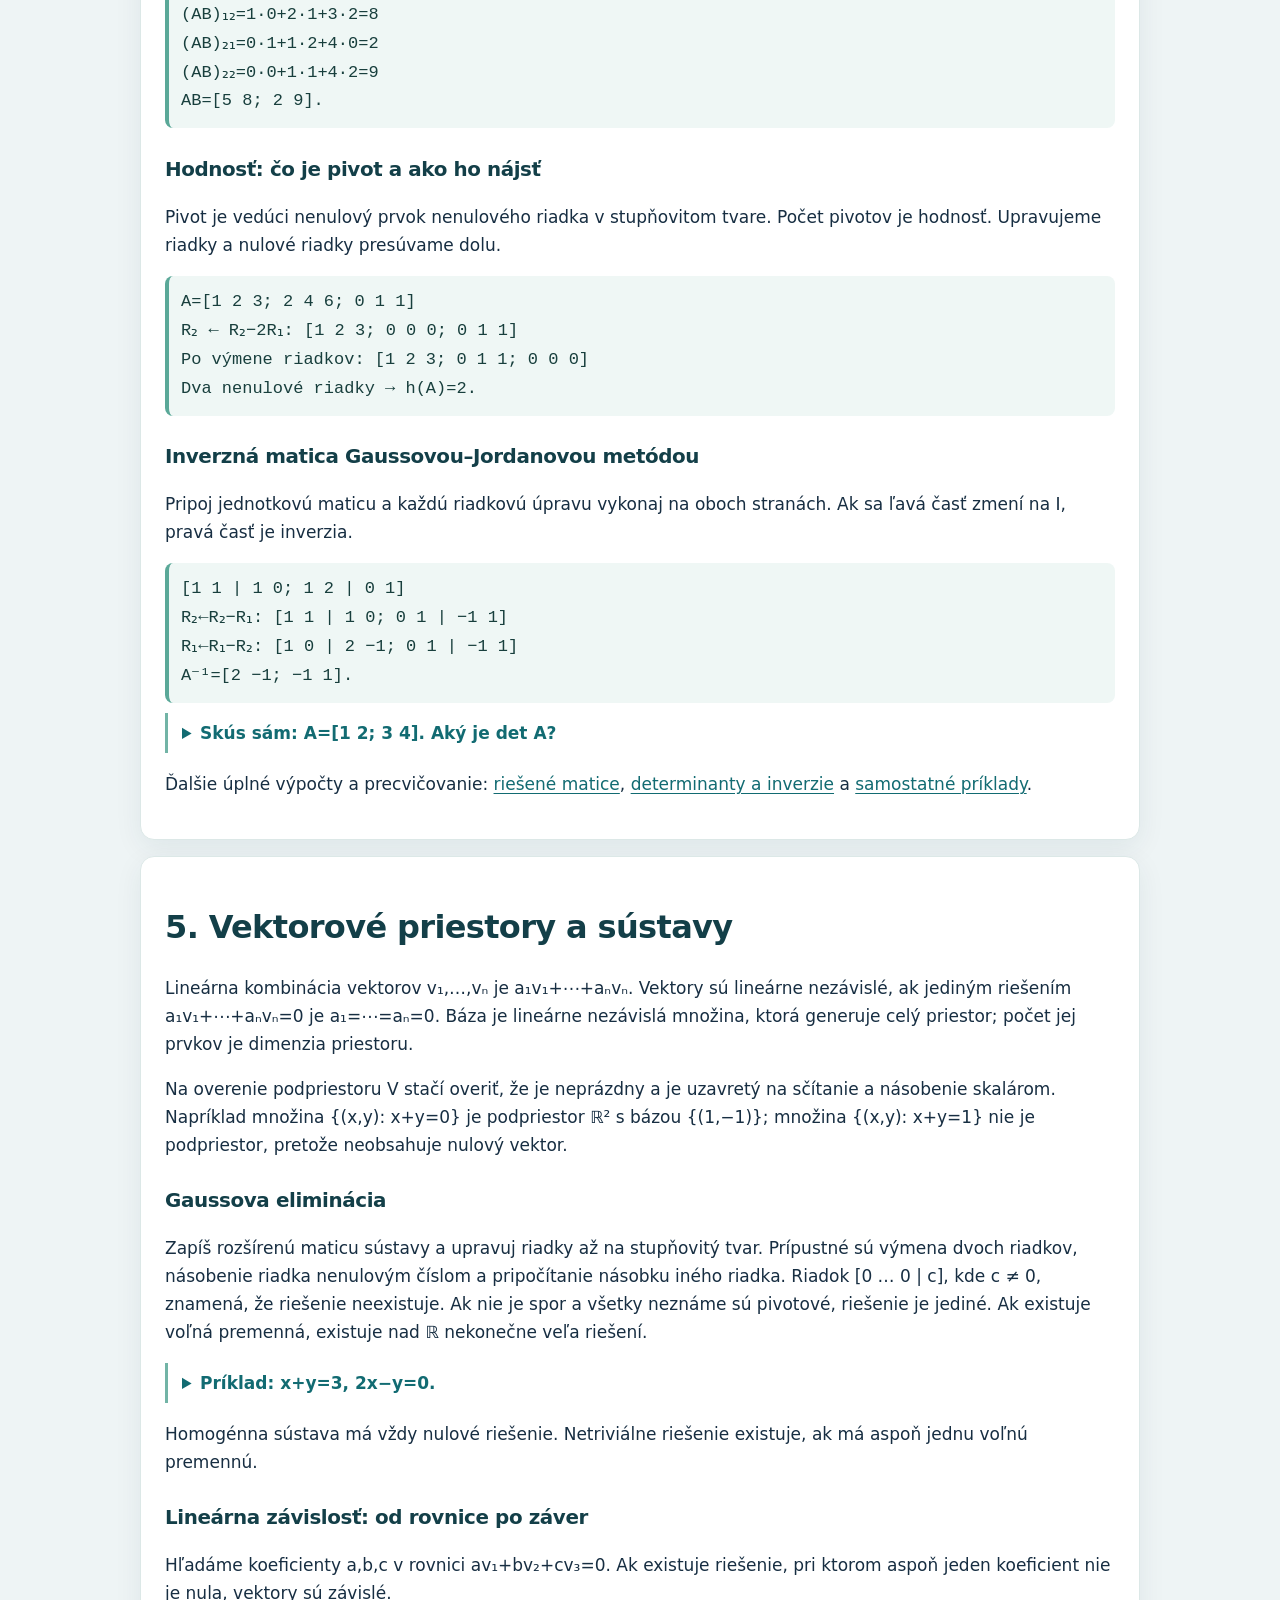
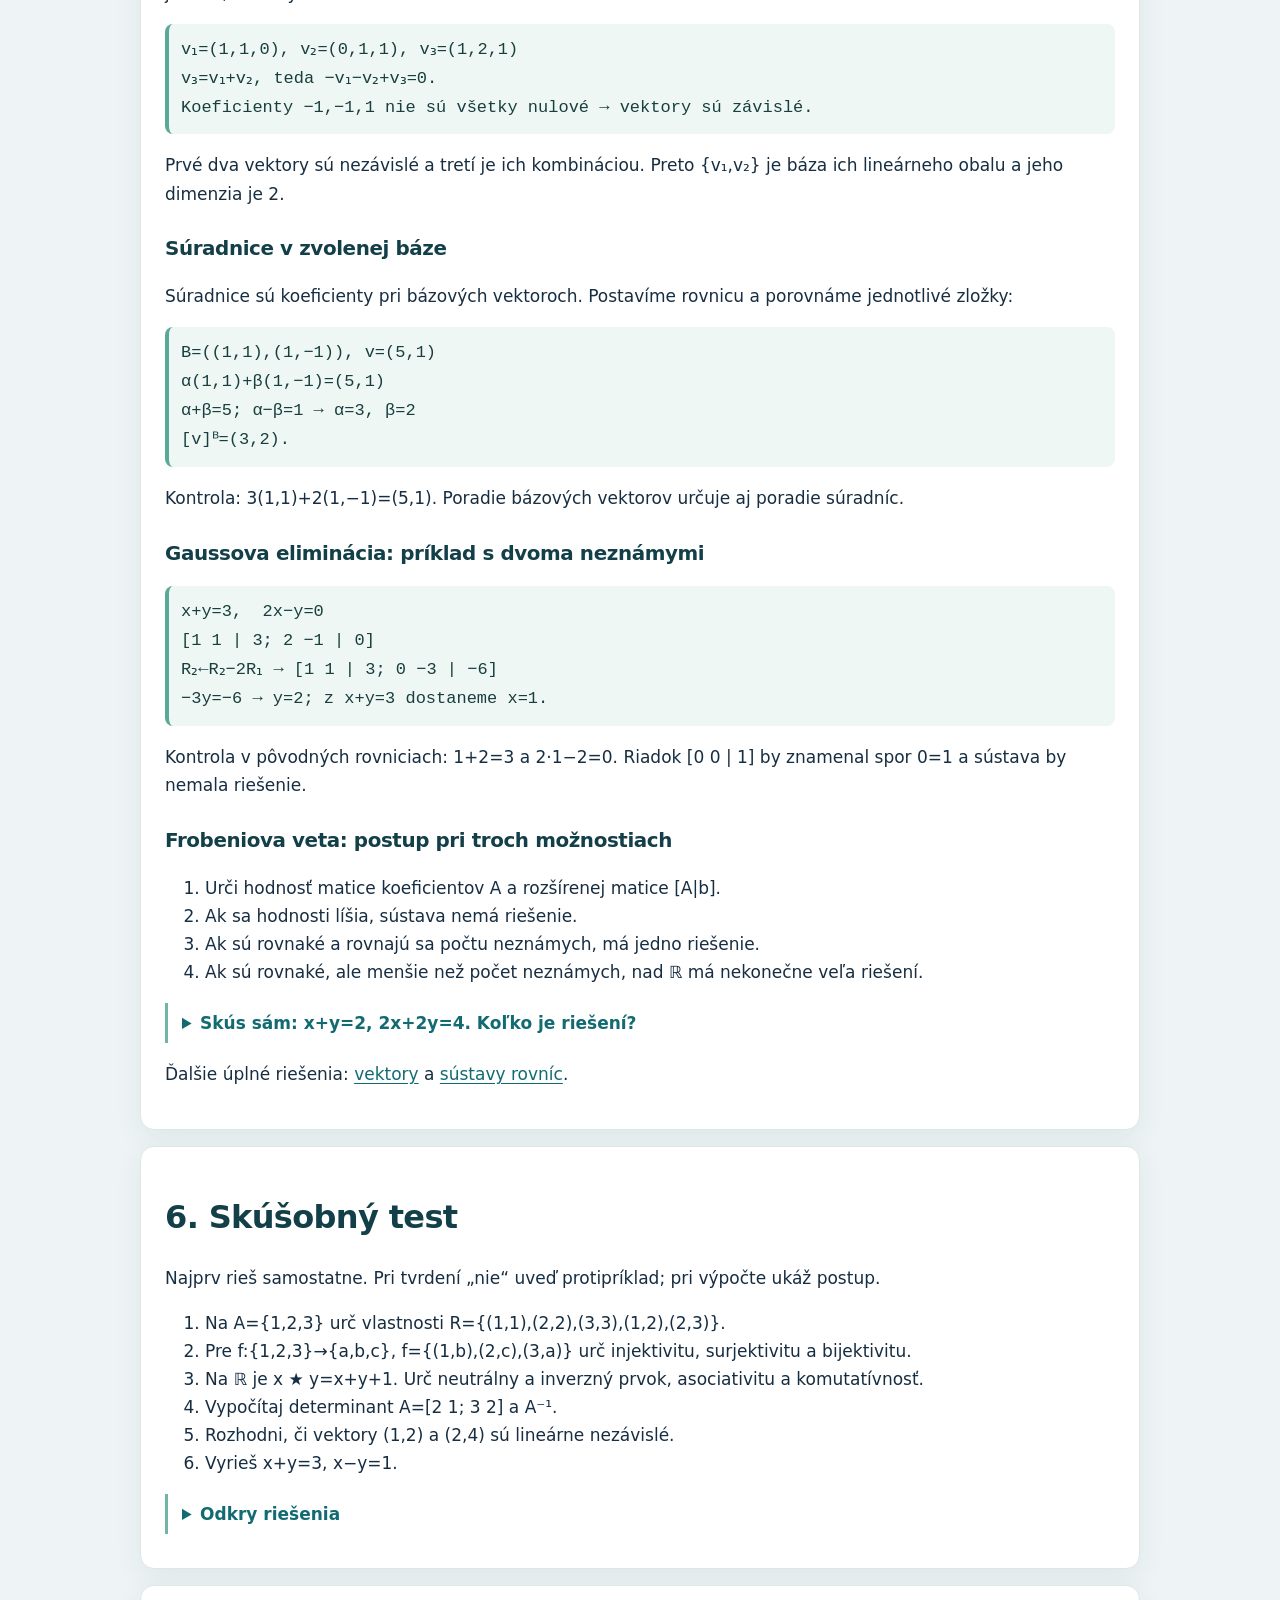
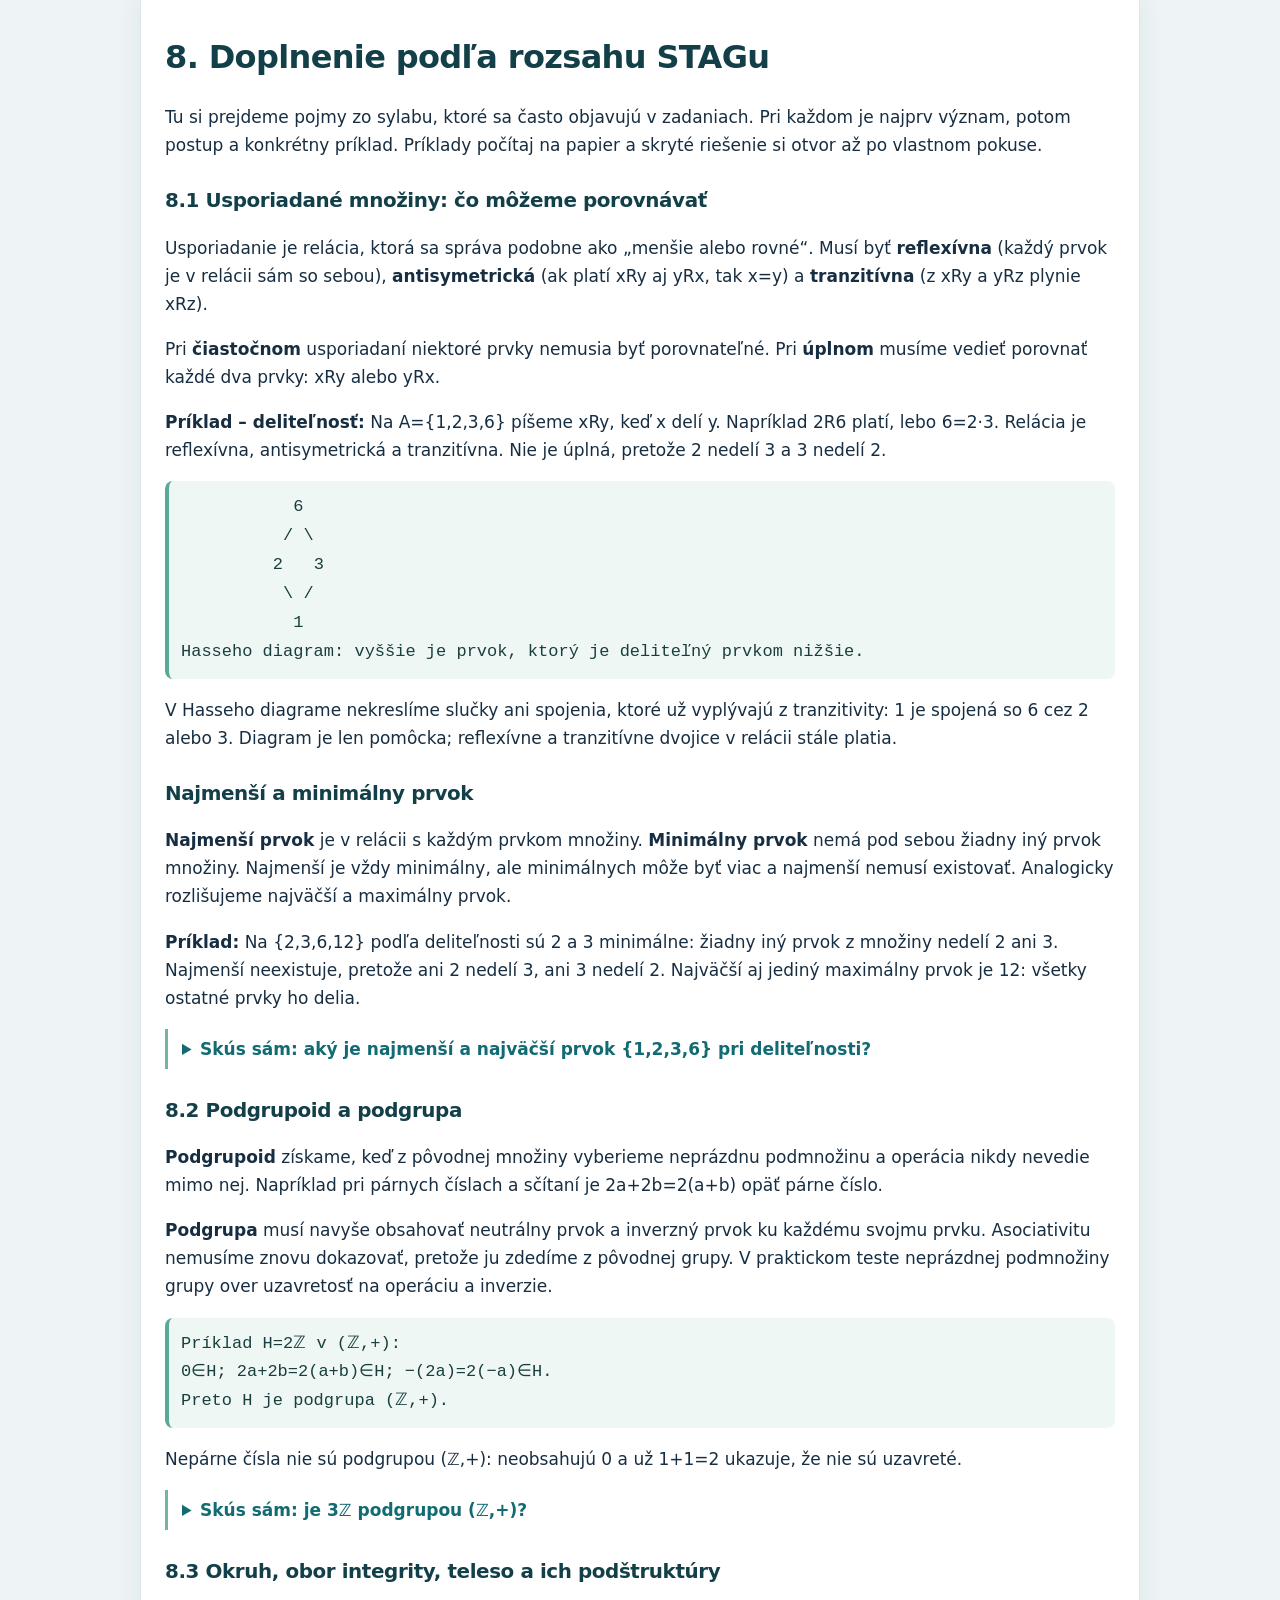
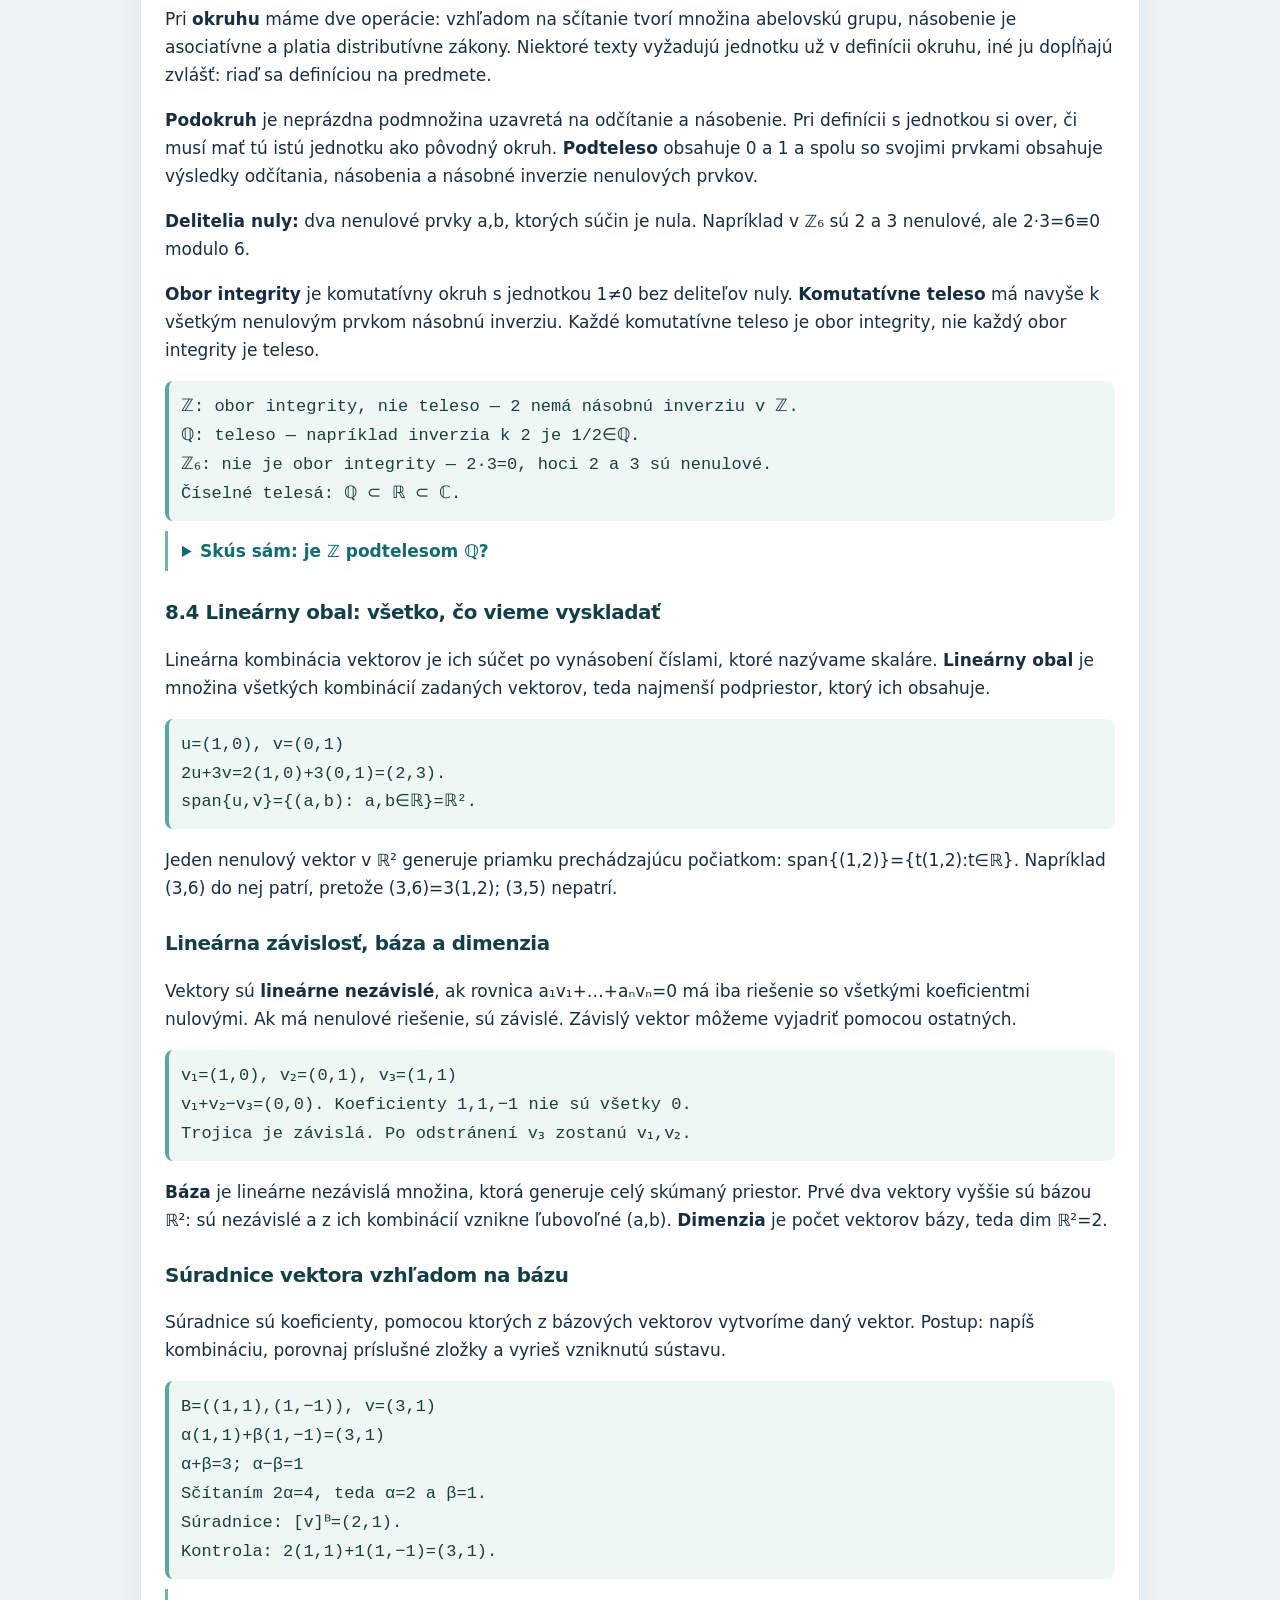
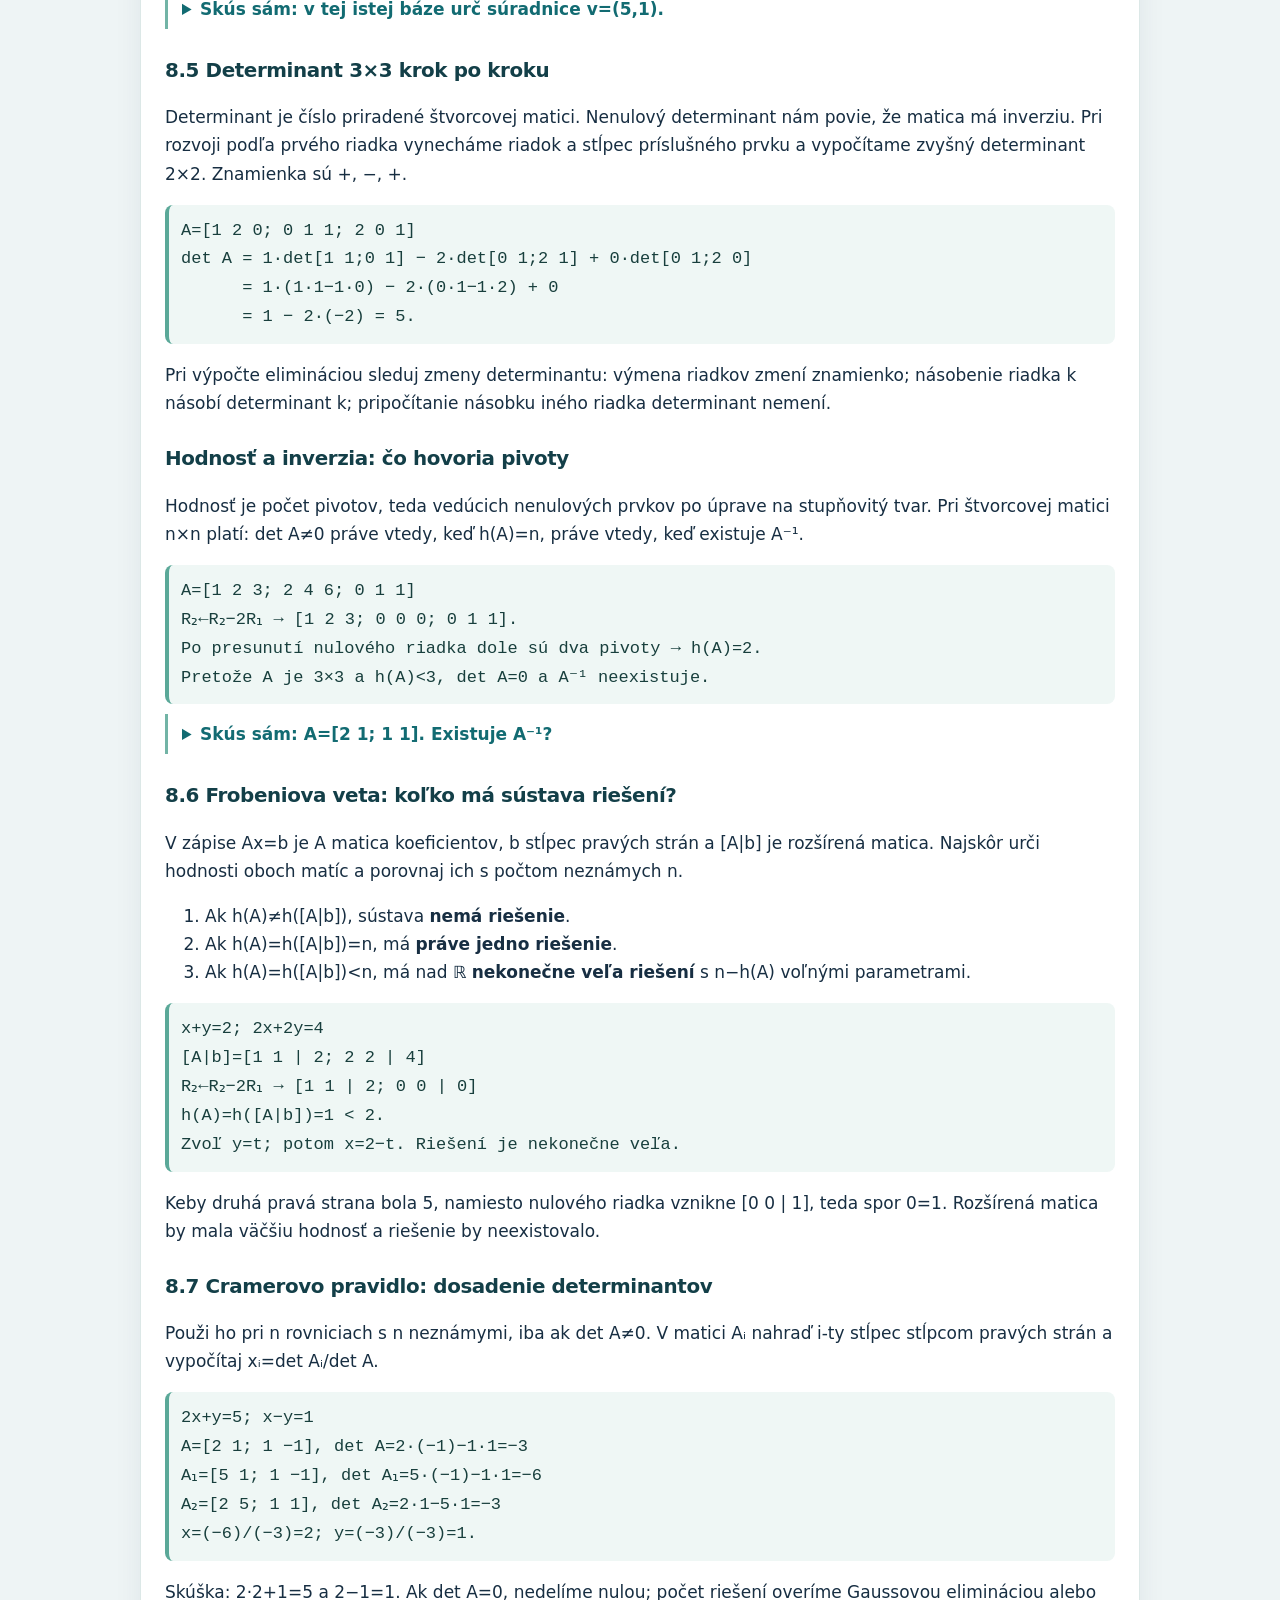
<file: Source/priprava-xmat1.html>
<!doctype html>
<html lang="sk"><head><meta charset="utf-8"><meta name="viewport" content="width=device-width,initial-scale=1"><title>XMAT1 – príprava na písomný test</title><style>body{font:17px/1.65 system-ui,sans-serif;max-width:960px;margin:auto;padding:24px;color:#19283b;background:#f6f8fc}header,section{background:white;border-radius:14px;padding:24px;margin:16px 0;box-shadow:0 2px 12px #16283b10}h1,h2,h3{line-height:1.25;color:#153e67}nav a{display:inline-block;margin:4px 12px 4px 0}a{color:#09588a}.note{background:#fff5d7;padding:14px;border-radius:8px}.formula{background:#edf4fb;padding:12px;border-radius:8px;font-family:Consolas,monospace;white-space:pre-wrap}details{margin:10px 0;border-left:3px solid #a8c6df;padding:6px 14px}summary{cursor:pointer;font-weight:600}table{border-collapse:collapse;width:100%}td,th{padding:8px;text-align:left;border-bottom:1px solid #dde4eb}code{font-size:1em} @media print{body{background:white;padding:0}section,header{box-shadow:none;break-inside:avoid}details{display:block}details>*{display:block}}</style><link rel="stylesheet" href="study.css"></head><body>
<header><h1>XMAT1: príprava na písomný test</h1><p>Relácie, zobrazenia, algebraické štruktúry a ďalšie učivo zo zadaných materiálov.</p><p class="note"><strong>Dôležité:</strong> Test1 z 20. 10. 2023 obsahuje tri úlohy: relácie, zobrazenia a štruktúru s dvoma operáciami. Nie je dôkazom obsahu aktuálneho testu. Pokyny 1–5 pokrývajú aj matice, determinanty, inverzné matice, vektorové priestory a sústavy. Termín, bodovanie, povolené pomôcky ani presný rozsah aktuálneho testu z priložených podkladov potvrdené nemáme.</p><nav><a href="priority.html">Prioritné typy úloh</a><a href="cvicenia.html">Samostatné príklady</a><a href="priklady.html">Riešené príklady a test</a><a href="#plan">Poradie učenia</a><a href="#relacie">Relácie</a><a href="#zobrazenia">Zobrazenia</a><a href="#algebra">Algebra</a><a href="#matice">Matice</a><a href="#vektory">Vektory a sústavy</a><a href="#test">Skúšobný test</a><a href="#doplnenie">Doplnené okruhy STAG</a><a href="#pokyny">Presné pokyny 1–5</a><a href="#zdroje">Zdroje</a></nav></header>
<section id="plan"><h2>Ako postupovať</h2><ol><li><strong>Najprv vzorový test:</strong> nauč sa relácie, zobrazenia a algebraické štruktúry, následne vypočítaj test1 bez riešenia.</li><li><strong>Potom ďalšie zadané učivo:</strong> matice, determinanty, inverzie, vektorové priestory a lineárne sústavy.</li><li><strong>Over aktuálny rozsah:</strong> spýtaj sa vyučujúceho, či ide o test podobný Testu 1 alebo o záverečný test z celého semestra.</li><li>Po každej kapitole najprv skús príklad bez pozerania; riešenie odkry kliknutím.</li></ol></section>
<section id="relacie"><h2>1. Relácie a ich vlastnosti</h2><p>Kartézsky súčin A × B obsahuje všetky dvojice (a,b), kde a patrí do A a b do B. Relácia na A je ľubovoľná podmnožina A × A.</p><table><tr><th>Vlastnosť</th><th>Kontrola</th><th>Ako vyvrátiť</th></tr><tr><td>Reflexívna</td><td>Pre každé a musí byť (a,a) v R.</td><td>Chýba aspoň jedna diagonálna dvojica.</td></tr><tr><td>Symetrická</td><td>Z (a,b) v R plynie (b,a) v R.</td><td>Nájsť dvojicu bez obrátenej.</td></tr><tr><td>Antisymetrická</td><td>Ak sú v R obe (a,b), (b,a), potom a = b.</td><td>Nájsť takú dvojicu pre rôzne a,b.</td></tr><tr><td>Tranzitívna</td><td>Z (a,b) a (b,c) v R plynie (a,c) v R.</td><td>Nájsť dve nadväzujúce dvojice bez požadovanej tretej.</td></tr></table><p><strong>Ekvivalencia:</strong> reflexívna, symetrická, tranzitívna. <strong>Usporiadanie:</strong> reflexívna, antisymetrická, tranzitívna. Relácia môže byť súčasne symetrická aj antisymetrická.</p><h3 id="triedy">Triedy ekvivalencie: čo znamenajú a ako ich nájsť</h3>
<p>Predstav si ekvivalenciu ako pravidlo, podľa ktorého prvky považujeme za „rovnaké“ z určitého hľadiska. Nie sú to nevyhnutne rovnaké prvky: napríklad čísla 1 a 4 sú rôzne, ale pri delení tromi majú rovnaký zvyšok.</p>
<p>Najprv over, že relácia je <strong>reflexívna, symetrická a tranzitívna</strong>. Až potom jej triedy tvoria rozklad. Trieda prvku a, označovaná [a], obsahuje všetky x z pôvodnej množiny, pre ktoré platí aRx:</p>
<div class="formula">[a] = {x ∈ A : aRx}.</div>
<p>Postup: 1. vyber prvok a; 2. nájdi všetky prvky v relácii s a; 3. zapíš ich ako množinu [a]; 4. vyber ďalší prvok, ktorý ešte nie je v žiadnej nájdenej triede, a pokračuj. Ak dva prvky patria do jednej triedy, ich triedy sú totožné; rôzne triedy sa neprekrývajú.</p>
<h3>Vyriešený príklad: dvojice na konečnej množine</h3>
<div class="formula">A = {a,b,c,d}
R = {(a,a),(b,b),(c,c),(d,d),(a,b),(b,a)}.</div>
<p>Relácia obsahuje celú diagonálu, má obrátené dvojice a je tranzitívna; preto ide o ekvivalenciu.</p>
<ol><li>Od a vedú dvojice (a,a) a (a,b): <strong>[a]={a,b}</strong>.</li><li>Od b vedú (b,a) a (b,b): <strong>[b]={a,b}</strong>. Je to tá istá trieda ako [a], nezapisujeme ju ako ďalšiu časť rozkladu.</li><li>Od c vedie iba (c,c), takže <strong>[c]={c}</strong>.</li><li>Od d vedie iba (d,d), takže <strong>[d]={d}</strong>.</li></ol>
<div class="formula">Rozklad A/R = {{a,b}, {c}, {d}}.</div>
<h3 id="rozklad">Ako overiť rozklad</h3>
<p>Rozklad množiny A je súbor jej podmnožín, ktorý spĺňa <strong>všetky tri</strong> podmienky:</p>
<ol><li>Každá časť je neprázdna.</li><li>Rôzne časti sú disjunktné: nemajú spoločný prvok.</li><li>Zjednotenie všetkých častí je celé A: každý prvok A je v niektorej časti a žiadna časť neobsahuje prvok mimo A.</li></ol>
<p>Pre A={1,2,3,4,5} je {{1,3},{2,4},{5}} rozklad: každé číslo je práve v jednej neprázdnej časti. Naopak {{1,2},{2,3},{4,5}} rozklad nie je: číslo 2 sa nachádza v dvoch častiach. Ani {{1,2},{3,4}} nie je rozklad A, pretože chýba 5.</p>
<h3>Vyriešený príklad: rovnaký zvyšok po delení</h3>
<p>Na A={0,1,2,3,4,5,6,7} definuj xRy, keď majú x a y rovnaký zvyšok po delení 3. Zapíšeme zvyšky: 0,3,6 majú zvyšok 0; 1,4,7 zvyšok 1; 2,5 zvyšok 2. Dostaneme:</p>
<div class="formula">[0] = {0,3,6}
[1] = {1,4,7}
[2] = {2,5}
A/R = {{0,3,6}, {1,4,7}, {2,5}}.</div>
<p>Napríklad [4]=[1], pretože 4 a 1 patria do tej istej triedy. Z rovnakého zvyšku ihneď plynie reflexivita, symetria aj tranzitivita.</p>
<h3 id="inverzna-relacia">Inverzná relácia: otočenie dvojíc</h3>
<p>Inverzná relácia R⁻¹ vznikne tak, že <strong>v každej dvojici vymeníš prvú a druhú zložku</strong>. Ak R obsahuje (x,y), potom R⁻¹ obsahuje (y,x). Šípka x→y sa otočí na y→x. Diagonálna dvojica (x,x) zostane rovnaká.</p>
<div class="formula">R = {(1,a),(2,b),(3,a)}
R⁻¹ = {(a,1),(b,2),(a,3)}.</div>
<p>Ak bola R relácia z X do Y, potom R⁻¹ je relácia z Y do X. Inverzná relácia nemusí byť zobrazením: v príklade má vstup a dva obrazy, 1 aj 3. Inverzná relácia k zobrazeniu f:X→Y je zobrazením z Y do X práve vtedy, keď je f bijekcia.</p>
<h3 id="skladanie-relacii">Skladanie relácií: nadviaž dve šípky</h3>
<p>Pri každej zloženej dvojici hľadáme medzičlánok. Ak ideš <strong>najprv cez R a potom cez S</strong>, z dvojíc (x,y)∈R a (y,z)∈S vytvoríš (x,z). Stredný prvok y musí byť v oboch dvojiciach rovnaký.</p>
<p>Nasleduje konvencia pracovného listu <em>XMAT – relace a zobrazení</em>: R∘S znamená najprv R, potom S. V mnohých iných učebniciach sa rovnaká cesta označuje S∘R. Preto na teste vždy sleduj definíciu v zadaní a slovne uveď poradie.</p>
<div class="formula">R = {(1,a),(2,b),(3,a)}
S = {(a,x),(a,y),(b,y)}</div>
<ol><li>1→a cez R. Z a vedie S do x aj y: dostaneme (1,x), (1,y).</li><li>2→b cez R. Z b vedie S iba do y: dostaneme (2,y).</li><li>3→a cez R. Z a vedie S do x aj y: dostaneme (3,x), (3,y).</li></ol>
<div class="formula">R∘S = {(1,x),(1,y),(2,y),(3,x),(3,y)}
(pri konvencii pracovného listu: najprv R, potom S).</div>
<p>Ak sa niektorý medzičlánok v druhej relácii nevyskytuje ako prvá zložka, touto cestou žiadna výsledná dvojica nevznikne. Ak jednu výslednú dvojicu dostaneš viacerými cestami, v množine ju zapíš iba raz.</p>
<details><summary>Skús sám: triedy a rozklad</summary><p>Na A={1,2,3,4,5,6} sú prvky ekvivalentné, ak majú rovnakú paritu. Urči [1], [2] a rozklad.</p><p><strong>Riešenie:</strong> [1]={1,3,5}, [2]={2,4,6}; rozklad je {{1,3,5},{2,4,6}}. Napríklad [3]=[1], nie nová trieda.</p></details>
<details><summary>Skús sám: inverzia a skladanie</summary><p>R={(1,a),(2,b)}, S={(a,x),(a,y)}. Urči R⁻¹ a výsledok cesty najprv R, potom S.</p><p><strong>Riešenie:</strong> R⁻¹={(a,1),(b,2)}. Z 1 ide cesta cez a do x aj y, takže výsledok je {(1,x),(1,y)}. Z 2 sa dostaneme do b, ale zo b v S nevedie žiadna šípka.</p></details><details><summary>Príklad: A = {a,b,c}, R = {(a,a),(b,b),(c,c),(a,b),(b,a)}. Aké má vlastnosti?</summary><p>Je reflexívna a symetrická. Nie je antisymetrická, lebo a ≠ b a obsahuje obe obrátené dvojice. Je tranzitívna: prvky a, b tvoria jednu triedu a c samostatnú. Je teda ekvivalenciou s triedami {a,b} a {c}.</p></details><details><summary>Príklad: R = {(1,1),(2,2),(3,3),(1,2),(2,3)}. Prečo nie je tranzitívna?</summary><p>Obsahuje (1,2) aj (2,3), ale neobsahuje (1,3). Tento jediný protipríklad stačí.</p></details><h3>Kartézsky súčin: ako vypísať všetky dvojice</h3><p>Prvý prvok dvojice vždy vyberáme z prvej množiny, druhý z druhej. Pri A={1,2} a B={a,b,c} postupne spojíme 1 so všetkými prvkami B a potom 2 so všetkými prvkami B.</p><div class="formula">A × B = {(1,a),(1,b),(1,c),(2,a),(2,b),(2,c)}
|A × B| = |A| · |B| = 2 · 3 = 6.</div><p>Naopak B × A začína dvojicami (a,1),(a,2): poradie množín aj dvojíc je dôležité.</p><details><summary>Skús sám: A={a,b}, B={1,2}. Urči B × A.</summary><p><strong>Riešenie:</strong> {(1,a),(1,b),(2,a),(2,b)}. Prvá zložka musí pochádzať z B.</p></details></section>
<section id="zobrazenia"><h2>2. Zobrazenia</h2><p>Relácia z X do Y je zobrazenie, keď každý prvok X má <strong>práve jeden</strong> obraz v Y. Injektívne zobrazenie nepriraďuje rovnaký obraz dvom rôznym vstupom. Surjektívne zobrazenie zasiahne každý prvok cieľovej množiny Y. Bijekcia má obe vlastnosti.</p><details><summary>Príklad z testu: X={1,2,3,4}, Y={a,b,c}, f={(1,b),(2,c),(3,a),(4,a)}.</summary><p>Je to zobrazenie: každý vstup sa vyskytuje presne raz. Je surjektívne, pretože všetky a,b,c majú vzor. Nie je injektívne, lebo f(3)=f(4)=a. Nie je bijektívne.</p></details><p>Ak f: ℝ → ℝ, f(x)=ax+b, potom pri a ≠ 0 je bijektívne; pri a = 0 nie je ani injektívne, ani surjektívne. Pri inom definičnom obore alebo cieľovej množine sa odpoveď môže zmeniť.</p><h3>Injekcia, surjekcia a bijekcia: postup na príklade</h3><p>Najprv vždy over, či ide o zobrazenie: každý vstup musí mať presne jeden obraz. Až potom má zmysel skúmať jeho typ.</p><div class="formula">X={1,2,3}, Y={a,b,c,d}
f={(1,a),(2,b),(3,c)}</div><ol><li>Každé číslo z X má jeden obraz, takže f je zobrazenie.</li><li>Žiadne dva vstupy nemajú ten istý obraz: f je <strong>injektívne</strong>.</li><li>Prvok d v cieľovej množine nemá vzor: f <strong>nie je surjektívne</strong>, a preto ani bijektívne.</li></ol><p>Cieľová množina je súčasťou zadania. Ak by sme zmenili Y na {a,b,c}, tá istá množina dvojíc by bola bijekciou.</p><h3>Funkcia daná predpisom: ako dokázať injekciu a surjekciu</h3><div class="formula">f: ℝ → ℝ, f(x)=2x−3</div><p>Injekcia: predpokladaj f(x₁)=f(x₂), teda 2x₁−3=2x₂−3. Úpravou vyjde x₁=x₂. Surjekcia: pre ľubovoľné y∈ℝ vyrieš y=2x−3; dostaneš x=(y+3)/2, ktorý patrí do ℝ. Každé y teda má vzor. Funkcia je bijekcia a f⁻¹(y)=(y+3)/2.</p><details><summary>Skús sám: je f:ℝ→ℝ, f(x)=x² injektívna alebo surjektívna?</summary><p><strong>Riešenie:</strong> Nie je injektívna, pretože f(1)=f(−1)=1. Nie je surjektívna na ℝ, pretože napríklad −1 nemá reálny vzor. Zmena cieľovej množiny na [0,∞) by zmenila surjektivitu, nie injektivitu.</p></details></section>
<section id="algebra"><h2>3. Algebraické štruktúry</h2><p><strong>Postup:</strong> 1. over, že výsledok operácie vždy patrí do množiny (uzavretosť); 2. over asociativitu a komutatívnosť; 3. nájdi neutrálny prvok; 4. nájdi inverzné prvky. Pri dvoch operáciách navyše over distributívne zákony.</p><p>Asociativita: (x ★ y) ★ z = x ★ (y ★ z). Komutatívnosť: x ★ y = y ★ x. Neutrálny prvok e spĺňa x ★ e = e ★ x = x. Inverzný prvok y spĺňa x ★ y = y ★ x = e.</p><p><strong>Pologrupa</strong> má asociatívnu operáciu; <strong>monoid</strong> má navyše neutrálny prvok; <strong>grupa</strong> má aj inverzný prvok ku každému prvku; komutatívna grupa sa nazýva abelovská. Okruh má abelovskú grupu pre sčítanie, asociatívne násobenie a distributivitu. Pri pojme okruh si sleduj, či sa v kurze vyžaduje jednotka. Komutatívne teleso má pre sčítanie abelovskú grupu a nenulové prvky tvoria abelovskú grupu pri násobení; platí distributivita a 0 ≠ 1.</p><h3>Vyriešený príklad zo vzorového testu</h3><div class="formula">x ⊕ y = x + y + 1/2
x ⊙ y = x + y + 2xy,  x,y ∈ ℝ</div><p>Pre ⊕ je neutrálny prvok −1/2 a inverzný prvok k x je −x−1. Pre ⊙ je jednotka 0; inverzia k x je −x/(1+2x), pokiaľ x ≠ −1/2.</p><p><strong>Prečo platia aj ostatné axiómy:</strong> polož φ(x)=2x+1. Potom φ(x ⊕ y)=φ(x)+φ(y) a φ(x ⊙ y)=φ(x)φ(y). Zobrazenie φ je bijekcia ℝ → ℝ, takže asociativita, komutativita a distributivita vyplývajú z bežných operácií na ℝ. Štruktúra je preto komutatívne teleso. Jeho „nula“ je −1/2 a „jednotka“ je 0; pri násobnej inverzii vynechávame −1/2.</p><details><summary>Kontrolná otázka: Prečo sčítanie na ℤ \ {0} nie je binárnou operáciou na tejto množine?</summary><p>1 a −1 do množiny patria, ale ich súčet 0 do nej nepatrí. Chýba uzavretosť.</p></details><h3>Asociativita a komutativita: dve rôzne otázky</h3><p>Komutativita skúma zámenu poradia x★y=y★x. Asociativita skúma posunutie zátvoriek (x★y)★z=x★(y★z). Jediný konkrétny protipríklad stačí na vyvrátenie; niekoľko úspešných dosadení však ešte nedokazuje platnosť pre všetky prvky.</p><div class="formula">Na ℤ: (5−3)−1=1, ale 5−(3−1)=3.
Odčítanie preto nie je asociatívne.</div><h3>Neutrálny a inverzný prvok: celý výpočet</h3><p>Nech x★y=x+y−2 na ℝ. Hľadáme číslo e, ktoré nemení ľubovoľné x. Dosadíme e do predpisu a vyriešime:</p><div class="formula">x★e=x  ⇒  x+e−2=x  ⇒  e=2.
x★y=e  ⇒  x+y−2=2  ⇒  y=4−x.</div><p>Pre x=3 je inverzný prvok 1 a kontrola je 3★1=2. Pretože operácia je aj asociatívna a komutatívna, dostávame abelovskú grupu. Neutrálny prvok nie je vždy číslo 0.</p><h3>Od grupy k telesu: čo ešte overovať</h3><p>Pri dvoch operáciách skúmaj prvú a druhú zvlášť a potom distributivitu. Pre teleso musia byť prvky abelovskou grupou vzhľadom na prvú operáciu; pri druhej musia nenulové prvky tvoriť abelovskú grupu. „Nulový“ je tu neutrálny prvok prvej operácie, ktorý nemusí byť bežné číslo 0.</p><div class="formula">V ℤ₆: 2≠0, 3≠0, ale 2·3=0 (mod 6).
Preto sú 2 a 3 delitelia nuly a ℤ₆ nie je obor integrity ani teleso.</div><details><summary>Skús sám: je x★y=x+y+1 na ℝ operáciou s neutrálnym prvkom? Akým?</summary><p><strong>Riešenie:</strong> Z x+e+1=x dostaneme e=−1. Kontrola: x★(−1)=x a (−1)★x=x.</p></details></section>
<section id="matice"><h2>4. Matice, determinanty a inverzia</h2><p>Matice možno sčítať iba pri rovnakých rozmeroch. Ak A má rozmer m × n a B má rozmer n × p, súčin AB má rozmer m × p. Prvok (AB)ᵢⱼ vznikne skalárnym súčinom i-teho riadka A a j-teho stĺpca B. Vo všeobecnosti AB ≠ BA a jeden zo súčinov nemusí existovať. Transpozícia mení riadky na stĺpce.</p><div class="formula">A = [1 2; 3 4], B = [2 0; 1 2]
AB = [4 4; 10 8], BA = [2 4; 7 10]</div><p>Pre štvorcovú maticu 2 × 2: det [a b; c d] = ad − bc. Inverzná matica existuje práve vtedy, keď je determinant nenulový:</p><div class="formula">A⁻¹ = 1/(ad−bc) · [d −b; −c a].</div><p>Pri väčších maticiach možno použiť Gaussovu–Jordanovu elimináciu: [A | I] uprav na [I | A⁻¹]. Pri determinantovom výpočte sleduj účinok riadkových úprav: výmena riadkov zmení znamienko; násobenie riadka k násobí determinant k; pripočítanie násobku iného riadka determinant nemení.</p><details><summary>Príklad: Nájdite inverznú maticu k A=[1 2; 3 4].</summary><p>det A = 4−6 = −2. Teda A⁻¹ = [−2 1; 3/2 −1/2]. Overenie: AA⁻¹=I.</p></details><p>V ℤₙ počítaj modulo n; napríklad 5+4=2 v ℤ₇. Pri delení modulo n musí mať deliteľ násobný inverz. Hodnosť matice je počet pivotov po eliminácii.</p><h3>Násobenie matíc: rozpis každej pozície</h3><p>Over rozmery: matica 2×3 krát matica 3×2 dá výsledok 2×2. Na každú pozíciu výsledku násobíme príslušný riadok prvej matice príslušným stĺpcom druhej a sčítame.</p><div class="formula">A=[1 2 3; 0 1 4], B=[1 0; 2 1; 0 2]
(AB)₁₁=1·1+2·2+3·0=5
(AB)₁₂=1·0+2·1+3·2=8
(AB)₂₁=0·1+1·2+4·0=2
(AB)₂₂=0·0+1·1+4·2=9
AB=[5 8; 2 9].</div><h3>Hodnosť: čo je pivot a ako ho nájsť</h3><p>Pivot je vedúci nenulový prvok nenulového riadka v stupňovitom tvare. Počet pivotov je hodnosť. Upravujeme riadky a nulové riadky presúvame dolu.</p><div class="formula">A=[1 2 3; 2 4 6; 0 1 1]
R₂ ← R₂−2R₁: [1 2 3; 0 0 0; 0 1 1]
Po výmene riadkov: [1 2 3; 0 1 1; 0 0 0]
Dva nenulové riadky → h(A)=2.</div><h3>Inverzná matica Gaussovou–Jordanovou metódou</h3><p>Pripoj jednotkovú maticu a každú riadkovú úpravu vykonaj na oboch stranách. Ak sa ľavá časť zmení na I, pravá časť je inverzia.</p><div class="formula">[1 1 | 1 0; 1 2 | 0 1]
R₂←R₂−R₁: [1 1 | 1 0; 0 1 | −1 1]
R₁←R₁−R₂: [1 0 | 2 −1; 0 1 | −1 1]
A⁻¹=[2 −1; −1 1].</div><details><summary>Skús sám: A=[1 2; 3 4]. Aký je det A?</summary><p><strong>Riešenie:</strong> 1·4−2·3=−2. Keďže determinant nie je nula, inverzná matica existuje.</p></details><p>Ďalšie úplné výpočty a precvičovanie: <a href="priklady.html#matice">riešené matice</a>, <a href="priklady.html#det">determinanty a inverzie</a> a <a href="cvicenia.html">samostatné príklady</a>.</p></section>
<section id="vektory"><h2>5. Vektorové priestory a sústavy</h2><p>Lineárna kombinácia vektorov v₁,…,vₙ je a₁v₁+⋯+aₙvₙ. Vektory sú lineárne nezávislé, ak jediným riešením a₁v₁+⋯+aₙvₙ=0 je a₁=⋯=aₙ=0. Báza je lineárne nezávislá množina, ktorá generuje celý priestor; počet jej prvkov je dimenzia priestoru.</p><p>Na overenie podpriestoru V stačí overiť, že je neprázdny a je uzavretý na sčítanie a násobenie skalárom. Napríklad množina {(x,y): x+y=0} je podpriestor ℝ² s bázou {(1,−1)}; množina {(x,y): x+y=1} nie je podpriestor, pretože neobsahuje nulový vektor.</p><h3>Gaussova eliminácia</h3><p>Zapíš rozšírenú maticu sústavy a upravuj riadky až na stupňovitý tvar. Prípustné sú výmena dvoch riadkov, násobenie riadka nenulovým číslom a pripočítanie násobku iného riadka. Riadok [0 … 0 | c], kde c ≠ 0, znamená, že riešenie neexistuje. Ak nie je spor a všetky neznáme sú pivotové, riešenie je jediné. Ak existuje voľná premenná, existuje nad ℝ nekonečne veľa riešení.</p><details><summary>Príklad: x+y=3, 2x−y=0.</summary><p>Sčítaním rovníc dostaneme 3x=3, teda x=1 a y=2. Dosadením overíme obe pôvodné rovnice.</p></details><p>Homogénna sústava má vždy nulové riešenie. Netriviálne riešenie existuje, ak má aspoň jednu voľnú premennú.</p><h3>Lineárna závislosť: od rovnice po záver</h3><p>Hľadáme koeficienty a,b,c v rovnici av₁+bv₂+cv₃=0. Ak existuje riešenie, pri ktorom aspoň jeden koeficient nie je nula, vektory sú závislé.</p><div class="formula">v₁=(1,1,0), v₂=(0,1,1), v₃=(1,2,1)
v₃=v₁+v₂, teda −v₁−v₂+v₃=0.
Koeficienty −1,−1,1 nie sú všetky nulové → vektory sú závislé.</div><p>Prvé dva vektory sú nezávislé a tretí je ich kombináciou. Preto {v₁,v₂} je báza ich lineárneho obalu a jeho dimenzia je 2.</p><h3>Súradnice v zvolenej báze</h3><p>Súradnice sú koeficienty pri bázových vektoroch. Postavíme rovnicu a porovnáme jednotlivé zložky:</p><div class="formula">B=((1,1),(1,−1)), v=(5,1)
α(1,1)+β(1,−1)=(5,1)
α+β=5; α−β=1 → α=3, β=2
[v]ᴮ=(3,2).</div><p>Kontrola: 3(1,1)+2(1,−1)=(5,1). Poradie bázových vektorov určuje aj poradie súradníc.</p><h3>Gaussova eliminácia: príklad s dvoma neznámymi</h3><div class="formula">x+y=3,  2x−y=0
[1 1 | 3; 2 −1 | 0]
R₂←R₂−2R₁ → [1 1 | 3; 0 −3 | −6]
−3y=−6 → y=2; z x+y=3 dostaneme x=1.</div><p>Kontrola v pôvodných rovniciach: 1+2=3 a 2·1−2=0. Riadok [0 0 | 1] by znamenal spor 0=1 a sústava by nemala riešenie.</p><h3>Frobeniova veta: postup pri troch možnostiach</h3><ol><li>Urči hodnosť matice koeficientov A a rozšírenej matice [A|b].</li><li>Ak sa hodnosti líšia, sústava nemá riešenie.</li><li>Ak sú rovnaké a rovnajú sa počtu neznámych, má jedno riešenie.</li><li>Ak sú rovnaké, ale menšie než počet neznámych, nad ℝ má nekonečne veľa riešení.</li></ol><details><summary>Skús sám: x+y=2, 2x+2y=4. Koľko je riešení?</summary><p><strong>Riešenie:</strong> Druhá rovnica je dvojnásobok prvej. Obe hodnosti sú 1 a neznáme sú dve: nekonečne veľa riešení, napríklad x=2−t, y=t pre t∈ℝ.</p></details><p>Ďalšie úplné riešenia: <a href="priklady.html#vektory">vektory</a> a <a href="priklady.html#sustavy">sústavy rovníc</a>.</p></section>
<section id="test"><h2>6. Skúšobný test</h2><p>Najprv rieš samostatne. Pri tvrdení „nie“ uveď protipríklad; pri výpočte ukáž postup.</p><ol><li>Na A={1,2,3} urč vlastnosti R={(1,1),(2,2),(3,3),(1,2),(2,3)}.</li><li>Pre f:{1,2,3}→{a,b,c}, f={(1,b),(2,c),(3,a)} urč injektivitu, surjektivitu a bijektivitu.</li><li>Na ℝ je x ★ y=x+y+1. Urč neutrálny a inverzný prvok, asociativitu a komutatívnosť.</li><li>Vypočítaj determinant A=[2 1; 3 2] a A⁻¹.</li><li>Rozhodni, či vektory (1,2) a (2,4) sú lineárne nezávislé.</li><li>Vyrieš x+y=3, x−y=1.</li></ol><details><summary>Odkry riešenia</summary><ol><li>Reflexívna áno; symetrická nie, chýba (2,1); antisymetrická áno; tranzitívna nie, chýba (1,3).</li><li>Je to bijekcia: všetky vstupy majú práve jeden obraz a každý cieľ má práve jeden vzor.</li><li>Neutrálny prvok je −1. Inverzný prvok k x je −x−2. Operácia je asociatívna aj komutatívna, preto tvorí abelovskú grupu.</li><li>det A=4−3=1; A⁻¹=[2 −1; −3 2].</li><li>Nie: druhý je dvojnásobkom prvého.</li><li>x=2, y=1.</li></ol></details></section>
<section id="doplnenie"><h2>8. Doplnenie podľa rozsahu STAGu</h2><p>Tu si prejdeme pojmy zo sylabu, ktoré sa často objavujú v zadaniach. Pri každom je najprv význam, potom postup a konkrétny príklad. Príklady počítaj na papier a skryté riešenie si otvor až po vlastnom pokuse.</p>
<h3>8.1 Usporiadané množiny: čo môžeme porovnávať</h3><p>Usporiadanie je relácia, ktorá sa správa podobne ako „menšie alebo rovné“. Musí byť <strong>reflexívna</strong> (každý prvok je v relácii sám so sebou), <strong>antisymetrická</strong> (ak platí xRy aj yRx, tak x=y) a <strong>tranzitívna</strong> (z xRy a yRz plynie xRz).</p><p>Pri <strong>čiastočnom</strong> usporiadaní niektoré prvky nemusia byť porovnateľné. Pri <strong>úplnom</strong> musíme vedieť porovnať každé dva prvky: xRy alebo yRx.</p><p><strong>Príklad – deliteľnosť:</strong> Na A={1,2,3,6} píšeme xRy, keď x delí y. Napríklad 2R6 platí, lebo 6=2·3. Relácia je reflexívna, antisymetrická a tranzitívna. Nie je úplná, pretože 2 nedelí 3 a 3 nedelí 2.</p><div class="formula">           6
          / \
         2   3
          \ /
           1
Hasseho diagram: vyššie je prvok, ktorý je deliteľný prvkom nižšie.</div><p>V Hasseho diagrame nekreslíme slučky ani spojenia, ktoré už vyplývajú z tranzitivity: 1 je spojená so 6 cez 2 alebo 3. Diagram je len pomôcka; reflexívne a tranzitívne dvojice v relácii stále platia.</p>
<h3>Najmenší a minimálny prvok</h3><p><strong>Najmenší prvok</strong> je v relácii s každým prvkom množiny. <strong>Minimálny prvok</strong> nemá pod sebou žiadny iný prvok množiny. Najmenší je vždy minimálny, ale minimálnych môže byť viac a najmenší nemusí existovať. Analogicky rozlišujeme najväčší a maximálny prvok.</p><p><strong>Príklad:</strong> Na {2,3,6,12} podľa deliteľnosti sú 2 a 3 minimálne: žiadny iný prvok z množiny nedelí 2 ani 3. Najmenší neexistuje, pretože ani 2 nedelí 3, ani 3 nedelí 2. Najväčší aj jediný maximálny prvok je 12: všetky ostatné prvky ho delia.</p><details><summary>Skús sám: aký je najmenší a najväčší prvok {1,2,3,6} pri deliteľnosti?</summary><p><strong>Riešenie:</strong> Najmenší je 1, pretože delí každý prvok. Najväčší je 6, pretože každý prvok množiny delí 6.</p></details>
<h3>8.2 Podgrupoid a podgrupa</h3><p><strong>Podgrupoid</strong> získame, keď z pôvodnej množiny vyberieme neprázdnu podmnožinu a operácia nikdy nevedie mimo nej. Napríklad pri párnych číslach a sčítaní je 2a+2b=2(a+b) opäť párne číslo.</p><p><strong>Podgrupa</strong> musí navyše obsahovať neutrálny prvok a inverzný prvok ku každému svojmu prvku. Asociativitu nemusíme znovu dokazovať, pretože ju zdedíme z pôvodnej grupy. V praktickom teste neprázdnej podmnožiny grupy over uzavretosť na operáciu a inverzie.</p><div class="formula">Príklad H=2ℤ v (ℤ,+):
0∈H; 2a+2b=2(a+b)∈H; −(2a)=2(−a)∈H.
Preto H je podgrupa (ℤ,+).</div><p>Nepárne čísla nie sú podgrupou (ℤ,+): neobsahujú 0 a už 1+1=2 ukazuje, že nie sú uzavreté.</p><details><summary>Skús sám: je 3ℤ podgrupou (ℤ,+)?</summary><p><strong>Riešenie:</strong> Áno. Obsahuje 0=3·0, súčet 3a+3b=3(a+b) aj opačný prvok −3a=3(−a).</p></details>
<h3>8.3 Okruh, obor integrity, teleso a ich podštruktúry</h3><p>Pri <strong>okruhu</strong> máme dve operácie: vzhľadom na sčítanie tvorí množina abelovskú grupu, násobenie je asociatívne a platia distributívne zákony. Niektoré texty vyžadujú jednotku už v definícii okruhu, iné ju dopĺňajú zvlášť: riaď sa definíciou na predmete.</p><p><strong>Podokruh</strong> je neprázdna podmnožina uzavretá na odčítanie a násobenie. Pri definícii s jednotkou si over, či musí mať tú istú jednotku ako pôvodný okruh. <strong>Podteleso</strong> obsahuje 0 a 1 a spolu so svojimi prvkami obsahuje výsledky odčítania, násobenia a násobné inverzie nenulových prvkov.</p><p><strong>Delitelia nuly:</strong> dva nenulové prvky a,b, ktorých súčin je nula. Napríklad v ℤ₆ sú 2 a 3 nenulové, ale 2·3=6≡0 modulo 6.</p><p><strong>Obor integrity</strong> je komutatívny okruh s jednotkou 1≠0 bez deliteľov nuly. <strong>Komutatívne teleso</strong> má navyše k všetkým nenulovým prvkom násobnú inverziu. Každé komutatívne teleso je obor integrity, nie každý obor integrity je teleso.</p><div class="formula">ℤ: obor integrity, nie teleso — 2 nemá násobnú inverziu v ℤ.
ℚ: teleso — napríklad inverzia k 2 je 1/2∈ℚ.
ℤ₆: nie je obor integrity — 2·3=0, hoci 2 a 3 sú nenulové.
Číselné telesá: ℚ ⊂ ℝ ⊂ ℂ.</div><details><summary>Skús sám: je ℤ podtelesom ℚ?</summary><p><strong>Riešenie:</strong> Nie. Číslo 2 patrí do ℤ, ale jeho násobná inverzia 1/2 do ℤ nepatrí. Samotná uzavretosť na sčítanie a násobenie nestačí.</p></details>
<h3>8.4 Lineárny obal: všetko, čo vieme vyskladať</h3><p>Lineárna kombinácia vektorov je ich súčet po vynásobení číslami, ktoré nazývame skaláre. <strong>Lineárny obal</strong> je množina všetkých kombinácií zadaných vektorov, teda najmenší podpriestor, ktorý ich obsahuje.</p><div class="formula">u=(1,0), v=(0,1)
2u+3v=2(1,0)+3(0,1)=(2,3).
span{u,v}={(a,b): a,b∈ℝ}=ℝ².</div><p>Jeden nenulový vektor v ℝ² generuje priamku prechádzajúcu počiatkom: span{(1,2)}={t(1,2):t∈ℝ}. Napríklad (3,6) do nej patrí, pretože (3,6)=3(1,2); (3,5) nepatrí.</p>
<h3>Lineárna závislosť, báza a dimenzia</h3><p>Vektory sú <strong>lineárne nezávislé</strong>, ak rovnica a₁v₁+…+aₙvₙ=0 má iba riešenie so všetkými koeficientmi nulovými. Ak má nenulové riešenie, sú závislé. Závislý vektor môžeme vyjadriť pomocou ostatných.</p><div class="formula">v₁=(1,0), v₂=(0,1), v₃=(1,1)
v₁+v₂−v₃=(0,0). Koeficienty 1,1,−1 nie sú všetky 0.
Trojica je závislá. Po odstránení v₃ zostanú v₁,v₂.</div><p><strong>Báza</strong> je lineárne nezávislá množina, ktorá generuje celý skúmaný priestor. Prvé dva vektory vyššie sú bázou ℝ²: sú nezávislé a z ich kombinácií vznikne ľubovoľné (a,b). <strong>Dimenzia</strong> je počet vektorov bázy, teda dim ℝ²=2.</p><h3>Súradnice vektora vzhľadom na bázu</h3><p>Súradnice sú koeficienty, pomocou ktorých z bázových vektorov vytvoríme daný vektor. Postup: napíš kombináciu, porovnaj príslušné zložky a vyrieš vzniknutú sústavu.</p><div class="formula">B=((1,1),(1,−1)), v=(3,1)
α(1,1)+β(1,−1)=(3,1)
α+β=3; α−β=1
Sčítaním 2α=4, teda α=2 a β=1.
Súradnice: [v]ᴮ=(2,1).
Kontrola: 2(1,1)+1(1,−1)=(3,1).</div><details><summary>Skús sám: v tej istej báze urč súradnice v=(5,1).</summary><p><strong>Riešenie:</strong> α+β=5 a α−β=1, teda α=3, β=2. Výsledok je (3,2). Kontrola: 3(1,1)+2(1,−1)=(5,1).</p></details>
<h3>8.5 Determinant 3×3 krok po kroku</h3><p>Determinant je číslo priradené štvorcovej matici. Nenulový determinant nám povie, že matica má inverziu. Pri rozvoji podľa prvého riadka vynecháme riadok a stĺpec príslušného prvku a vypočítame zvyšný determinant 2×2. Znamienka sú +, −, +.</p><div class="formula">A=[1 2 0; 0 1 1; 2 0 1]
det A = 1·det[1 1;0 1] − 2·det[0 1;2 1] + 0·det[0 1;2 0]
      = 1·(1·1−1·0) − 2·(0·1−1·2) + 0
      = 1 − 2·(−2) = 5.</div><p>Pri výpočte elimináciou sleduj zmeny determinantu: výmena riadkov zmení znamienko; násobenie riadka k násobí determinant k; pripočítanie násobku iného riadka determinant nemení.</p>
<h3>Hodnosť a inverzia: čo hovoria pivoty</h3><p>Hodnosť je počet pivotov, teda vedúcich nenulových prvkov po úprave na stupňovitý tvar. Pri štvorcovej matici n×n platí: det A≠0 práve vtedy, keď h(A)=n, práve vtedy, keď existuje A⁻¹.</p><div class="formula">A=[1 2 3; 2 4 6; 0 1 1]
R₂←R₂−2R₁ → [1 2 3; 0 0 0; 0 1 1].
Po presunutí nulového riadka dole sú dva pivoty → h(A)=2.
Pretože A je 3×3 a h(A)&lt;3, det A=0 a A⁻¹ neexistuje.</div><details><summary>Skús sám: A=[2 1; 1 1]. Existuje A⁻¹?</summary><p><strong>Riešenie:</strong> det A=2·1−1·1=1≠0, takže existuje. A⁻¹=[1 −1; −1 2]. Kontrolu vykonáš výpočtom AA⁻¹=I.</p></details>
<h3>8.6 Frobeniova veta: koľko má sústava riešení?</h3><p>V zápise Ax=b je A matica koeficientov, b stĺpec pravých strán a [A|b] je rozšírená matica. Najskôr urči hodnosti oboch matíc a porovnaj ich s počtom neznámych n.</p><ol><li>Ak h(A)≠h([A|b]), sústava <strong>nemá riešenie</strong>.</li><li>Ak h(A)=h([A|b])=n, má <strong>práve jedno riešenie</strong>.</li><li>Ak h(A)=h([A|b])&lt;n, má nad ℝ <strong>nekonečne veľa riešení</strong> s n−h(A) voľnými parametrami.</li></ol><div class="formula">x+y=2; 2x+2y=4
[A|b]=[1 1 | 2; 2 2 | 4]
R₂←R₂−2R₁ → [1 1 | 2; 0 0 | 0]
h(A)=h([A|b])=1 &lt; 2.
Zvoľ y=t; potom x=2−t. Riešení je nekonečne veľa.</div><p>Keby druhá pravá strana bola 5, namiesto nulového riadka vznikne [0 0 | 1], teda spor 0=1. Rozšírená matica by mala väčšiu hodnosť a riešenie by neexistovalo.</p>
<h3>8.7 Cramerovo pravidlo: dosadenie determinantov</h3><p>Použi ho pri n rovniciach s n neznámymi, iba ak det A≠0. V matici Aᵢ nahraď i-ty stĺpec stĺpcom pravých strán a vypočítaj xᵢ=det Aᵢ/det A.</p><div class="formula">2x+y=5; x−y=1
A=[2 1; 1 −1], det A=2·(−1)−1·1=−3
A₁=[5 1; 1 −1], det A₁=5·(−1)−1·1=−6
A₂=[2 5; 1 1], det A₂=2·1−5·1=−3
x=(−6)/(−3)=2; y=(−3)/(−3)=1.</div><p>Skúška: 2·2+1=5 a 2−1=1. Ak det A=0, nedelíme nulou; počet riešení overíme Gaussovou elimináciou alebo Frobeniovou vetou.</p><details><summary>Skús sám: čo vieme o homogénnej sústave Ax=0?</summary><p><strong>Riešenie:</strong> Vždy má nulové riešenie. Netriviálne riešenie existuje práve vtedy, keď h(A) je menšia ako počet neznámych. Pri štvorcovej matici je to ekvivalentné det A=0.</p></details><p>Ďalšie vypočítané úlohy: <a href="priklady.html#det">determinanty a hodnosť</a>, <a href="priklady.html#vektory">vektory</a>, <a href="priklady.html#sustavy">sústavy</a> a <a href="cvicenia.html">samostatné príklady</a>.</p></section>
<section id="pokyny"><h2>9. Presné priority podľa pokynov 1–5</h2><p>Čísla študijných textov označujú príslušné očíslované PDF. Číslo pokynu sa nezhoduje s číslom textu.</p><ol>
<li><strong>Relácie a zobrazenia:</strong> text 3 kapitola I a záverečné cvičenia, najmä 3, 6, 8, 12, 13, 16, 18, 23, 24; text 2 cvičenia 1.1.1, 1.1.2, 1.1.3; riešené príklady v texte 4, kapitola 1.</li>
<li><strong>Algebraické štruktúry:</strong> text 1 kapitola 3 a záverečné cvičenia, najmä 3.1, 3.3, 3.4, 3.5, 3.6, 3.9, 3.10, 3.11; text 2 kapitoly 1.2 a 1.3; text 4 kapitola 2.</li>
<li><strong>Matice, determinanty a inverzné matice:</strong> text 1 kapitoly 4, 5 a 8 vrátane záverečných cvičení; text 2 kapitola 2 a 2.5; text 4 kapitoly 4 a 5.</li>
<li><strong>Vektorové priestory:</strong> text 1 kapitola 6 a záverečné cvičenia; text 2 kapitola 4; text 4 kapitola 3.</li>
<li><strong>Sústavy rovníc:</strong> text 1 kapitola 7 a záverečné cvičenia; text 2 kapitola 3; text 4 kapitola 6.</li></ol><p>Vyrieš označené úlohy bez podkladov a prejdi aj ostatné záverečné cvičenia. Presný rozsah konkrétneho testu nie je potvrdený.</p></section>
<section id="zdroje"><h2>7. Čo bolo použité a čo si ešte pozrieť</h2><p>Originálne materiály nájdeš lokálne v priečinku Prilohy/XMAT1.</p><ul><li><strong>test1.pdf:</strong> konkrétny vzor z roku 2023; tri úlohy s riešením. Prvá priorita, ak ide o podobný Test 1.</li><li><strong>XMAT – relace a zobrazení.pdf:</strong> príklady a výsledky k reláciám, rozkladom a zobrazeniam; viaceré otázky sa opakujú vo vzorovom teste.</li><li><strong>struktury1.pdf a struktury2.pdf:</strong> prezentácie Petra Emanovského, štruktúry s jednou a dvoma operáciami.</li><li><strong>XMAT – operace s maticemi.pdf:</strong> rozpracované príklady vrátane súčinov, rovníc s maticami a počítania modulo 7.</li><li><strong>Pokyny 1.txt až 5.txt:</strong> zadávajú kapitoly študijných textov. Pokyn 1 zvýrazňuje cvičenia 3, 6, 8, 12, 13, 16, 18, 23 a 24 v kapitole I textu 3 a cvičenia 1.1.1–1.1.3 textu 2. Pokyn 2 zvýrazňuje cvičenia 3.1, 3.3–3.6, 3.9–3.11 textu 1 a odporúča 1.2–1.3 textu 2. Pokyny 3–5 zadávajú ďalšie kapitoly textu 1 a textu 2: matice a determinanty vrátane inverzií, vektorové priestory a sústavy.</li><li><strong>Studijní text 2 – Sbírka E+K.pdf:</strong> zbierka Petra Emanovského a Jana Kühra s riešenými príkladmi a výsledkami; kapitoly 1–4 sú relevantné k zadaným oblastiam.</li><li><strong>Studijní text 4 – Kolařík.pdf:</strong> riešené príklady, kapitoly 1–6 podľa pokynov.</li></ul><p>Toto je študijná opora a prehľad postupov, nie záruka úplného rozsahu skúšky. Aktuálny rozsah a formu treba potvrdiť.</p></section></body></html>
</file>
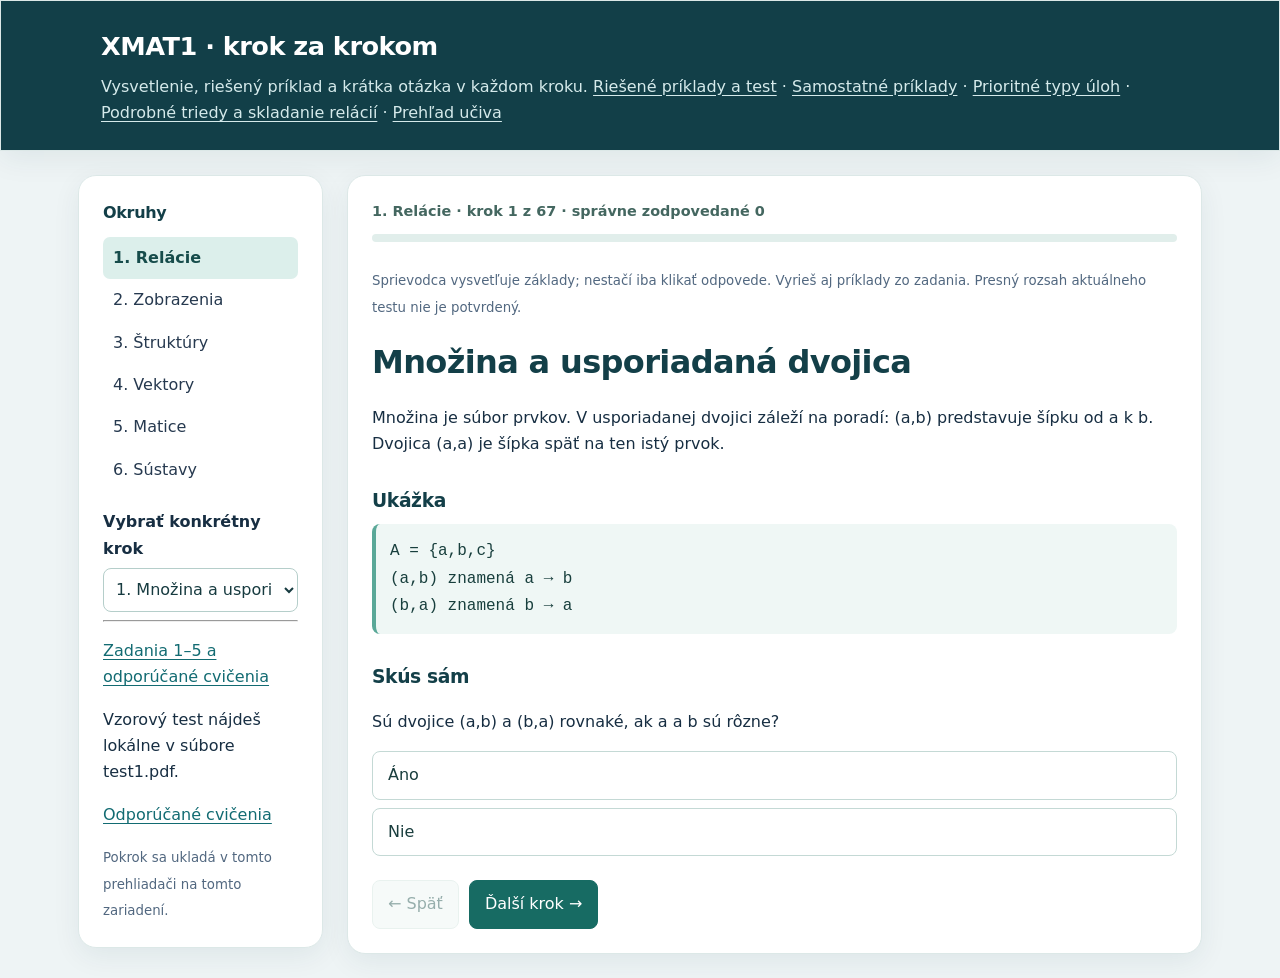
<file: Source/xmat1-krok-za-krokom.html>
<!doctype html>
<html lang="sk"><head><meta charset="utf-8"><meta name="viewport" content="width=device-width,initial-scale=1"><title>XMAT1 – krok za krokom</title><style>
:root{font-family:system-ui,sans-serif;color:#17263c;background:#f1f5fb}*{box-sizing:border-box}body{margin:0}header{background:#163b68;color:white;padding:24px max(20px,calc((100% - 1080px)/2))}header h1{margin:0;font-size:1.6rem}header p{margin:.4rem 0 0;color:#d8e7fa}.layout{max-width:1080px;margin:24px auto;display:grid;grid-template-columns:245px 1fr;gap:22px;padding:0 18px}nav,main{background:white;border-radius:14px;padding:20px;box-shadow:0 4px 20px #163b6810}nav h2{font-size:1rem;margin:0 0 10px}nav button{width:100%;text-align:left;background:transparent;color:#26394f;border:0;border-radius:7px;padding:10px;cursor:pointer;font:inherit}nav button.active{background:#e7f0fc;color:#11467d;font-weight:700}nav button.done::after{content:' ✓';color:#15744e}h2{color:#153c69;margin:0 0 8px}h3{color:#174873;margin:20px 0 8px}p{line-height:1.65}#progress{color:#526880;font-size:.9rem}.bar{background:#e8eef5;height:7px;border-radius:5px;overflow:hidden;margin:10px 0 25px}.bar span{display:block;height:100%;background:#338267}.math{background:#edf4fb;border-radius:8px;padding:14px;white-space:pre-wrap;font-family:Consolas,monospace;line-height:1.6;overflow-wrap:anywhere}button.choice,button.action{font:inherit;border-radius:8px;padding:10px 15px;cursor:pointer}button.choice{display:block;text-align:left;width:100%;background:white;border:1px solid #bdcfe0;margin:8px 0}button.choice:hover{background:#f1f7ff}button.choice[aria-pressed=true]{border-color:#175994;background:#e8f2ff}button.action{background:#175994;color:white;border:0}button.secondary{background:#eaf0f7;color:#173e67}.controls{display:flex;gap:10px;flex-wrap:wrap;margin-top:24px}.feedback{padding:12px;border-radius:8px;background:#edf5ef;line-height:1.55;margin-top:12px}.feedback.wrong{background:#fff1df}details{margin-top:18px}summary{cursor:pointer;color:#15558a;font-weight:600}small{color:#526880}a{color:#15588d}header a{color:#e4f1ff}@media(max-width:700px){.layout{display:block}nav{margin-bottom:14px}nav .navitems{display:flex;overflow:auto}nav button{min-width:160px}}@media print{nav,.controls,button{display:none}main{box-shadow:none}}
</style><link rel="stylesheet" href="study.css"></head><body><header><h1>XMAT1 · krok za krokom</h1><p>Vysvetlenie, riešený príklad a krátka otázka v každom kroku. <a href="priklady.html">Riešené príklady a test</a> · <a href="cvicenia.html">Samostatné príklady</a> · <a href="priority.html">Prioritné typy úloh</a> · <a href="priprava-xmat1.html#triedy">Podrobné triedy a skladanie relácií</a> · <a href="priprava-xmat1.html">Prehľad učiva</a></p></header><div class="layout"><nav><h2>Okruhy</h2><div id="nav" class="navitems"></div><label for="lesson-select">Vybrať konkrétny krok</label><select id="lesson-select" style="width:100%;padding:8px;margin-top:6px"></select><hr><p><a href="priprava-xmat1.html#pokyny">Zadania 1–5 a odporúčané cvičenia</a></p><p>Vzorový test nájdeš lokálne v súbore test1.pdf.</p><p><a href="priprava-xmat1.html#pokyny">Odporúčané cvičenia</a></p><small>Pokrok sa ukladá v tomto prehliadači na tomto zariadení.</small></nav><main><div id="progress"></div><div class="bar"><span id="bar"></span></div><p><small>Sprievodca vysvetľuje základy; nestačí iba klikať odpovede. Vyrieš aj príklady zo zadania. Presný rozsah aktuálneho testu nie je potvrdený.</small></p><article id="content"></article><div class="controls"><button class="action secondary" id="prev">← Späť</button><button class="action" id="next">Ďalší krok →</button></div></main></div><script>
const lessons=[
{group:'1. Relácie',title:'Množina a usporiadaná dvojica',text:'Množina je súbor prvkov. V usporiadanej dvojici záleží na poradí: (a,b) predstavuje šípku od a k b. Dvojica (a,a) je šípka späť na ten istý prvok.',example:'A = {a,b,c}\n(a,b) znamená a → b\n(b,a) znamená b → a',question:'Sú dvojice (a,b) a (b,a) rovnaké, ak a a b sú rôzne?',choices:['Áno','Nie'],correct:1,explain:'Poradie je dôležité: prvá dvojica ide od a k b, druhá od b k a.'},
{group:'1. Relácie',title:'Čo je relácia?',text:'Relácia z A do B je ľubovoľná množina dvojíc, kde prvý prvok patrí do A a druhý do B. Relácia na A má oba prvky dvojice z A. Vyberáme teda šípky, ktoré do relácie patria.',example:'A = {a,b,c}\nR = {(a,a), (a,b), (b,a)}',question:'Patrí dvojica (c,c) do uvedenej relácie R?',choices:['Áno','Nie'],correct:1,explain:'V relácii sú vymenované iba tri dvojice a (c,c) medzi nimi nie je.'},
{group:'1. Relácie',title:'Reflexivita: každý sám k sebe',text:'Relácia na A je reflexívna, ak obsahuje (x,x) pre každý prvok x množiny A. Skontroluj celú diagonálu. Jedna chýbajúca dvojica postačí na vyvrátenie.',example:'A = {a,b,c}\nPotrebujeme (a,a), (b,b), (c,c).\nR = {(a,a),(b,b),(c,c),(a,b)}',question:'Je uvedená relácia R reflexívna?',choices:['Áno','Nie'],correct:0,explain:'Áno, obsahuje všetky tri dvojice (a,a), (b,b), (c,c). Dvojica navyše neprekáža.'},
{group:'1. Relácie',title:'Symetria: každá šípka má obrátenú',text:'Ak v relácii nájdeš (x,y), musíš nájsť aj (y,x). Diagonálna dvojica je obrátená sama k sebe. Ak obrátená dvojica chýba, napíš ju ako protipríklad.',example:'R = {(a,a), (a,b), (b,a)}\n(a,b) má obrátenú dvojicu (b,a).',question:'Je táto R symetrická?',choices:['Áno','Nie'],correct:0,explain:'Áno. K (a,b) je (b,a) a (a,a) je obrátená sama k sebe. Pre symetriu nepotrebujeme všetky diagonálne dvojice.'},
{group:'1. Relácie',title:'Antisymetria: zakázané obojstranné spojenie rôznych prvkov',text:'Relácia je antisymetrická, ak pre rôzne x a y neobsahuje súčasne (x,y) aj (y,x). Diagonálne dvojice neprekážajú. Antisymetrická neznamená to isté ako nesymetrická.',example:'R = {(a,a), (b,b), (a,b)}\nDvojica (b,a) chýba.',question:'Je R antisymetrická?',choices:['Áno','Nie'],correct:0,explain:'Áno. Neexistujú dva rôzne prvky, medzi ktorými by boli obe opačné dvojice.'},
{group:'1. Relácie',title:'Tranzitivita: spoj dve šípky',text:'Ak je v relácii (x,y) a zároveň (y,z), musí tam byť aj (x,z). Pozeraj sa na každú dvojicu nadväzujúcich šípok, aj keď niektoré prvky sú rovnaké.',example:'R = {(1,2),(2,3),(1,3)}\n1 → 2 a 2 → 3 vyžaduje 1 → 3.',question:'Čo sa stane s tranzitivitou, ak z tejto R odstránime (1,3)?',choices:['Zostane tranzitívna','Nebude tranzitívna'],correct:1,explain:'(1,2) a (2,3) zostanú, ale požadovaná dvojica (1,3) bude chýbať.'},
{group:'1. Relácie',title:'Ekvivalencia a usporiadanie',text:'Ekvivalencia je reflexívna, symetrická a tranzitívna. Usporiadanie je reflexívne, antisymetrické a tranzitívne. Ekvivalencia rozdeľuje množinu na neprázdne disjunktné triedy, ktoré spolu tvoria celú množinu.',example:'A={a,b,c}\nR={(a,a),(b,b),(c,c),(a,b),(b,a)}\nTriedy: {a,b} a {c}.',question:'Čím je uvedená relácia?',choices:['Ekvivalenciou','Nie je ani reflexívna'],correct:0,explain:'Obsahuje diagonálu a je symetrická aj tranzitívna. Nie je antisymetrická, pretože obsahuje (a,b) aj (b,a).'},
{group:'2. Zobrazenia',title:'Najprv over, či je to zobrazenie',text:'Zobrazenie z X do Y priraďuje každému prvku X práve jeden prvok Y. Vstup nesmie chýbať ani mať dva rôzne obrazy. Rôzne vstupy môžu mať rovnaký obraz.',example:'X={1,2,3}, Y={a,b}\nf={(1,a),(2,b),(3,a)}',question:'Je uvedená relácia zobrazením z X do Y?',choices:['Áno','Nie, pretože 1 a 3 majú rovnaký obraz'],correct:0,explain:'Áno. Každý vstup 1, 2, 3 má presne jeden obraz. Rovnaké obrazy rôznych vstupov sú pri zobrazení prípustné.'},
{group:'2. Zobrazenia',title:'Injektívne a surjektívne',text:'Injektívne: rôzne vstupy majú rôzne obrazy. Surjektívne: každý prvok cieľovej množiny má aspoň jeden vzor. Bijektívne znamená súčasne injektívne aj surjektívne.',example:'X={1,2,3}, Y={a,b}\nf={(1,a),(2,b),(3,a)}',question:'Aké je toto zobrazenie?',choices:['Injektívne aj surjektívne','Surjektívne, ale nie injektívne','Injektívne, ale nie surjektívne'],correct:1,explain:'a aj b sú zasiahnuté, preto je surjektívne. Vstupy 1 a 3 majú obraz a, preto nie je injektívne.'},
{group:'3. Štruktúry',title:'Uzavretosť operácie',text:'Binárna operácia na množine musí byť definovaná pre každú dvojicu jej prvkov a výsledok musí patriť do rovnakej množiny. Jeden protipríklad vyvráti uzavretosť.',example:'Na ℤ\\{0} skúmame obyčajné sčítanie.\n1 aj −1 patria do množiny, ale 1+(−1)=0.',question:'Je sčítanie binárnou operáciou na ℤ\\{0}?',choices:['Áno','Nie'],correct:1,explain:'Nie: výsledok 0 nepatrí do množiny ℤ bez nuly.'},
{group:'3. Štruktúry',title:'Neutrálny a inverzný prvok',text:'Neutrálny prvok e nemení vstup: x★e=e★x=x. Inverzný prvok y k x vráti neutrálny prvok: x★y=y★x=e. Hľadáme ich pre konkrétnu operáciu, nie automaticky ako 0 a −x.',example:'Na ℝ: x ★ y = x+y+1.\nx ★ e = x znamená x+e+1=x, teda e=−1.\nx ★ y = −1 znamená y=−x−2.',question:'Aký je inverzný prvok k 3 vzhľadom na ★?',choices:['−3','−5','0'],correct:1,explain:'Dosadíme do −x−2: pre x=3 je výsledok −5. Kontrola: 3★(−5)=−1.'},
{group:'3. Štruktúry',title:'Od pologrupy ku grupe',text:'Pologrupa má asociatívnu operáciu. Monoid je pologrupa s neutrálnym prvkom. Grupa má navyše inverzný prvok ku každému prvku. Ak je operácia grupy komutatívna, grupa je abelovská.',example:'(ℤ,+): asociativita platí, neutrálny prvok je 0,\ninverzný prvok k x je −x, sčítanie je komutatívne.',question:'Aká štruktúra je (ℤ,+)?',choices:['Abelovská grupa','Nie je ani uzavretá'],correct:0,explain:'Spĺňa všetky uvedené vlastnosti, teda je abelovská grupa.'},
{group:'3. Štruktúry',title:'Okruh, obor integrity, teleso',text:'Pri dvoch operáciách over vlastnosti sčítania, násobenia a distributivitu. Obor integrity je komutatívny okruh s jednotkou 1 ≠ 0 bez deliteľov nuly. V telese má každý nenulový prvok násobnú inverziu.',example:'ℤ je obor integrity, ale nie teleso:\n2 nemá násobný inverz v ℤ.\nℚ je teleso: inverzný prvok k 2 je 1/2.',question:'Prečo ℤ nie je teleso?',choices:['Nie je uzavretá na sčítanie','2 nemá násobný inverz v ℤ'],correct:1,explain:'Aby išlo o teleso, každý nenulový prvok musí mať v danej množine násobnú inverziu. Pre 2 by to bolo 1/2.'},
{group:'3. Štruktúry',title:'Podgrupa a podteleso',text:'Podgrupa je podmnožina grupy, ktorá s rovnakou operáciou tvorí grupu. Over neprázdnosť, uzavretosť na operáciu a na inverzie. Podteleso musí navyše obsahovať 0 a 1 a byť uzavreté na odčítanie, násobenie a inverziu nenulových prvkov.',example:'2ℤ = {...,−4,−2,0,2,4,...}\nSúčet párnych čísel je párny a −2k je párne.',question:'Je 2ℤ podgrupou (ℤ,+)?',choices:['Áno','Nie'],correct:0,explain:'Áno: obsahuje 0 a je uzavretá na sčítanie aj opačné prvky.'},
{group:'4. Vektory',title:'Lineárna kombinácia a obal',text:'Lineárna kombinácia vektorov je súčet ich skalárnych násobkov. Lineárny obal je množina všetkých takýchto kombinácií.',example:'v₁=(1,0), v₂=(0,1)\n2v₁+3v₂=2(1,0)+3(0,1)=(2,3).',question:'Aký je výsledok 2(1,0)+3(0,1)?',choices:['(3,2)','(2,3)','(2,0)'],correct:1,explain:'Skalárne násobky sú (2,0) a (0,3), ich súčet je (2,3).'},
{group:'4. Vektory',title:'Lineárna závislosť a báza',text:'Vektory sú lineárne nezávislé, ak sa nulový vektor dá vyjadriť ich kombináciou iba pomocou samých nulových koeficientov. Báza priestoru je nezávislá množina vektorov, ktorá celý priestor generuje. Dimenzia je počet vektorov bázy.',example:'v₁=(1,2), v₂=(2,4)\nPlatí v₂=2v₁, teda 2v₁−v₂=0.',question:'Sú v₁ a v₂ nezávislé?',choices:['Áno','Nie'],correct:1,explain:'Nie. Nenulové koeficienty 2 a −1 dávajú nulovú kombináciu.'},
{group:'4. Vektory',title:'Súradnice v báze',text:'Súradnice vektora v danej báze sú koeficienty, ktorými musíme vynásobiť bázové vektory, aby sme dostali daný vektor. Ich poradie zodpovedá poradiu bázy.',example:'B=((1,1),(1,−1)), v=(3,1)\nα+β=3, α−β=1 → α=2, β=1\n[v]ᴮ=(2,1).',question:'Aké sú súradnice v v báze B?',choices:['(3,1)','(2,1)'],correct:1,explain:'v=2(1,1)+1(1,−1), teda súradnice sú (2,1).'},
{group:'5. Matice',title:'Rozmery a súčin matíc',text:'Matice môžeme sčítať, ak majú rovnaké rozmery. Súčin A·B je definovaný, ak počet stĺpcov A súhlasí s počtom riadkov B. Výsledok má počet riadkov A a počet stĺpcov B.',example:'A má rozmer 2×3, B má rozmer 3×4.\nAB má rozmer 2×4.',question:'Existuje BA pre tieto matice?',choices:['Áno, má rozmer 3×3','Nie'],correct:1,explain:'B má 4 stĺpce a A má 2 riadky. Čísla 4 a 2 nesúhlasia.'},
{group:'5. Matice',title:'Determinant 2×2 a inverzná matica',text:'Pre A=[a b; c d] je det A=ad−bc. Inverzná matica existuje práve vtedy, keď det A ≠ 0. Jej vzorec je A⁻¹=1/(ad−bc) · [d −b; −c a].',example:'A=[1 2; 3 4]\ndet A=1·4−2·3=−2 ≠ 0.',question:'Existuje A⁻¹?',choices:['Áno','Nie'],correct:0,explain:'Áno, determinant je nenulový. Inverzia je [−2 1; 3/2 −1/2].'},
{group:'5. Matice',title:'Determinant 3×3 a hodnosť',text:'Determinant 3×3 možno vypočítať rozvojom podľa riadka. Pri rozvoji prvého riadka sú znamienka +, −, +. Hodnosť matice je počet pivotov po Gaussovej eliminácii.',example:'A=[1 2 0; 0 1 1; 2 0 1]\ndet A = 1·(1·1−1·0) − 2·(0·1−1·2) = 5.',question:'Akú hodnosť má táto štvorcová matica 3×3?',choices:['3','2'],correct:0,explain:'Nenulový determinant štvorcovej matice znamená plnú hodnosť, teda 3.'},
{group:'6. Sústavy',title:'Gaussova eliminácia',text:'Rovnice zapíš do rozšírenej matice a pomocou riadkových úprav vytvor stupňovitý tvar. Môžeš vymeniť riadky, násobiť riadok nenulovým číslom alebo pripočítať násobok iného riadka.',example:'x+y=3\nx−y=1\nSčítaním: 2x=4 → x=2.\nDosadením: y=1.',question:'Aké je riešenie?',choices:['x=2, y=1','x=1, y=2'],correct:0,explain:'Dvojica (2,1) spĺňa obe rovnice: 2+1=3 a 2−1=1.'},
{group:'6. Sústavy',title:'Frobeniova veta',text:'Ax=b má riešenie práve vtedy, keď hodnosť matice A a hodnosť rozšírenej matice [A|b] sú rovnaké. Ak sú rovnaké a rovné počtu neznámych, riešenie je jediné. Ak sú rovnaké a menšie než počet neznámych, nad ℝ je nekonečne veľa riešení.',example:'x+y=1\nx+y=2\nOdčítaním druhého riadka od prvého vznikne 0=−1.',question:'Koľko riešení má sústava?',choices:['Jedno','Žiadne','Nekonečne veľa'],correct:1,explain:'Rovnica 0=−1 je spor; hodnosť rozšírenej matice je väčšia než hodnosť A.'},
{group:'6. Sústavy',title:'Cramerovo pravidlo a homogénna sústava',text:'Pre štvorcovú sústavu s det A ≠ 0 platí xᵢ=det Aᵢ/det A, kde Aᵢ vznikne nahradením i-teho stĺpca stĺpcom pravých strán. Homogénna sústava Ax=0 má vždy nulové riešenie; netriviálne má práve vtedy, ak h(A) je menšia než počet neznámych.',example:'A=[1 1; 1 −1], b=[3;1]\ndet A=−2, det A₁=−4, det A₂=−2\nx=2, y=1.',question:'Možno použiť uvedený vzorec, ak det A=0?',choices:['Áno','Nie, treba inú metódu'],correct:1,explain:'Vo vzorci by sa delilo nulou. Použi napríklad Gaussovu elimináciu.'}
];
lessons.push(...[{"group": "1. Rel\u00e1cie", "title": "Kar-tezsky sucin a inverzna relacia", "text": "Suc-in A krat B obsahuje vsetky dvojice (a,b), kde a patri do A a b patri do B. Inverznu relaciu vytvorime prehodenim zloziek dvojic.", "example": "A={1,2}, B={a,b}\nA krat B={(1,a),(1,b),(2,a),(2,b)}\nR={(1,a)} -> R^-1={(a,1)}", "question": "Kolko dvojic ma A krat B?", "choices": ["2", "4"], "correct": 1, "explain": "Kazdy z dvoch prvkov A spojime s kazdym z dvoch prvkov B: 2 krat 2=4."}, {"group": "1. Rel\u00e1cie", "title": "Ciastocne a uplne usporiadanie", "text": "Ciastocne usporiadanie je reflexivna, antisymetricka a tranzitivna relacia. Uplne usporiadanie vyzaduje, aby kazde dva prvky boli porovnatelne.", "example": "Delitelnost na {1,2,3,6}: 2 a 3 nie su porovnatelne.", "question": "Je toto usporiadanie uplne?", "choices": ["Ano", "Nie"], "correct": 1, "explain": "Nie. Dve nedeli tri a tri nedeli dva."}, {"group": "1. Rel\u00e1cie", "title": "Prva relacia zo vzoroveho testu", "text": "Skontroluj kazdu vlastnost osobitne. Pri negativnej odpovedi uved konkretny protipriklad.", "example": "A={a,b,c}; R={(a,b),(b,a),(a,c),(b,c),(a,a),(b,b)}\nReflexivita: chyba (c,c).\nSymetria: k (a,c) chyba (c,a).\nAntisymetria: (a,b) a (b,a) su v R.", "question": "Je tato relacia tranzitivna?", "choices": ["Ano", "Nie"], "correct": 0, "explain": "Ano. Vsetky nadvazujuce dvojice maju pozadovany vysledok. Napriklad (a,b), (b,c) vyzaduju pritomnu dvojicu (a,c)."}, {"group": "3. \u0160trukt\u00fary", "title": "Asociativita a komutativnost", "text": "Asociativita porovnava dve zatvorkovania. Komutativnost porovnava poradie. Jediny protipriklad vyvrati vseobecne tvrdenie.", "example": "Na Z: (5-3)-1=1, ale 5-(3-1)=3.", "question": "Je odcitanie na Z asociativne?", "choices": ["Ano", "Nie"], "correct": 1, "explain": "Nie. Dve zatvorkovania tych istych prvkov davaju rozne vysledky."}, {"group": "3. \u0160trukt\u00fary", "title": "Dve operacie zo vzoroveho testu", "text": "Najdi neutralne a inverzne prvky, potom over asociativitu, komutativnost a distributivitu.", "example": "x plus y = x+y+1/2; x krat y = x+y+2xy\nNeutralny prvok pre plus: -1/2; opacny prvok: -x-1.\nJednotka pre krat: 0; inverzny prvok: -x/(1+2x), pre x != -1/2.", "question": "Ktory prvok sa vylucuje pri hladani nasobnej inverzie v definicii telesa?", "choices": ["0", "-1/2"], "correct": 1, "explain": "Vylucuje sa neutralny prvok prvej operacie: -1/2. Bijekcia f(x)=2x+1 meni dane operacie na bezne scitanie a nasobenie realnych cisel, a tym overuje ostatne axiomy. Ide o komutativne teleso."}, {"group": "3. \u0160trukt\u00fary", "title": "Podgrupoid a podokruh", "text": "Podgrupoid je neprazdna podmnozina uzavreta na operaciu. Podokruh musi byt uzavrety na odcitanie a nasobenie. Pozadavka rovnakej jednotky zavisi od definicie v kurze.", "example": "2Z={..., -4,-2,0,2,4,...}\n2a-2b=2(a-b), (2a)(2b)=2(2ab).", "question": "Je 2Z uzavreta na odcitanie a nasobenie?", "choices": ["Ano", "Nie"], "correct": 0, "explain": "Ano, oba vysledky su parne."}, {"group": "4. Vektory", "title": "Ako overit podpriestor", "text": "Neprazdna podmnozina je podpriestor, ak je uzavreta na scitanie a nasobenie skalarom. Kazdy podpriestor obsahuje nulovy vektor.", "example": "U={(x,y) v R^2 : x+y=1}\n(0,0) nelezi v U, lebo 0+0 nie je 1.", "question": "Je U podpriestorom R^2?", "choices": ["Ano", "Nie"], "correct": 1, "explain": "Nie. Neobsahuje nulovy vektor."}, {"group": "4. Vektory", "title": "Baza generovaneho priestoru", "text": "Generovany priestor obsahuje vsetky linearne kombinacie generatorov. Bazu ziskas vyberom nezavislych generatorov; tretieho vektora sa mozes zbavit, ak je kombinaciou prvych dvoch.", "example": "v1=(1,0), v2=(0,1), v3=(1,1)\nv3=v1+v2; v1 a v2 su nezavisle.", "question": "Aku dimenziu ma ich linearne generovany priestor?", "choices": ["1", "2", "3"], "correct": 1, "explain": "Vektory v1 a v2 tvoria bazu R^2. Tretim vektorom dimenzia nenarastie."}, {"group": "5. Matice", "title": "Sucet, skalar a transpozicia", "text": "Matice rovnakych rozmerov scitaj po prvkoch. Pri nasobeni cislom vynasob kazdy prvok. Transpoziciou zamen riadky a stlpce.", "example": "A=[1 2; 3 4], B=[2 0; 1 2]\nA+B=[3 2; 4 6]\n2A=[2 4; 6 8]\nA^T=[1 3; 2 4]", "question": "Akym cislom zacina druhy riadok A^T?", "choices": ["2", "3"], "correct": 0, "explain": "A^T=[1 3; 2 4], v druhom riadku je najprv 2."}, {"group": "5. Matice", "title": "Suciny matic po prvkoch", "text": "Prvok sucinu AB na pozicii (i,j) ziskas sucinom i-teho riadka A a j-teho stlpca B.", "example": "A=[1 2; 3 4], B=[2 0; 1 2]\n(AB)11=1*2+2*1=4; (AB)12=1*0+2*2=4\n(AB)21=3*2+4*1=10; (AB)22=3*0+4*2=8", "question": "Aky je sucin AB?", "choices": ["[4 4; 10 8]", "[2 0; 3 8]"], "correct": 0, "explain": "Suciny riadkov a stlpcov davaju [4 4; 10 8]."}, {"group": "5. Matice", "title": "Inverzna matica pomocou uprav riadkov", "text": "K A pripis jednotkovu maticu I a upravuj oba bloky rovnakymi riadkovymi operaciami. Ak sa lavy blok zmeni na I, pravy je A^-1.", "example": "[A|I]=[1 1 | 1 0; 0 1 | 0 1]\nR1 <- R1-R2\n[I|A^-1]=[1 0 | 1 -1; 0 1 | 0 1]", "question": "Aka je A^-1?", "choices": ["[1 -1; 0 1]", "[1 1; 0 1]"], "correct": 0, "explain": "Z praveho bloku citame [1 -1; 0 1]. Overenie: A*A^-1=I."}, {"group": "6. S\u00fastavy", "title": "Gaussova eliminacia krok po kroku", "text": "Zapis koeficienty a prave strany. Riadkovymi upravami vynuluj polozky pod pivotmi a potom spatne dosadzuj.", "example": "x+y=3; 2x-y=0\n[1 1 | 3; 2 -1 | 0]\nR2 <- R2-2R1\n[1 1 | 3; 0 -3 | -6]\n-3y=-6 -> y=2 -> x=1", "question": "Ake je riesenie?", "choices": ["x=1, y=2", "x=2, y=1"], "correct": 0, "explain": "Druhy riadok da y=2, z prveho potom x=1."}, {"group": "6. S\u00fastavy", "title": "Homogenna sustava s parametrom", "text": "V homogennej sustave su prave strany nulove. Volne premenne oznac parametrami, ostatne vyjadri pomocou nich.", "example": "x+y=0\nZvol y=t, potom x=-t.\nRiesenia su (x,y)=t(-1,1), t je realne cislo.", "question": "Ma sustava nenulove riesenie?", "choices": ["Ano", "Nie"], "correct": 0, "explain": "Ano, pre t=1 dostaneme (-1,1)."}]);
lessons.push(...[{"group": "1. Relácie", "title": "Ako skúmať všetky vlastnosti relácie", "text": "Postupuj vždy v rovnakom poradí. Reflexivita: hľadaj všetky diagonálne dvojice. Symetria: hľadaj obrátené dvojice. Antisymetria: hľadaj obojstrannú dvojicu rôznych prvkov. Tranzitivita: spájaj dvojice so spoločným stredom.", "example": "A={a,b,c}; R={(a,a),(b,b),(c,c),(a,b)}\nReflexívna: áno. Symetrická: nie, chýba (b,a).\nAntisymetrická: áno. Tranzitívna: áno.", "question": "Akou reláciou je R?", "choices": ["Ekvivalencia", "Čiastočné usporiadanie", "Ani jedným"], "correct": 1, "explain": "Je reflexívna, antisymetrická a tranzitívna, čiže je usporiadaním. Symetria chýba."}, {"group": "1. Relácie", "title": "Rozklad a triedy ekvivalencie", "text": "Trieda [x] obsahuje všetky prvky, ktoré sú v ekvivalencii s x. Triedy ekvivalencie tvoria rozklad: sú neprázdne, navzájom disjunktné a spolu pokrývajú celú množinu.", "example": "Na A={1,2,3,4} majú ekvivalentné čísla rovnakú paritu.\n[1]={1,3}, [2]={2,4}.", "question": "Koľko má tento rozklad tried?", "choices": ["1", "2", "4"], "correct": 1, "explain": "Existujú práve dve triedy: nepárne prvky {1,3} a párne prvky {2,4}."}, {"group": "2. Zobrazenia", "title": "Typy zobrazenia zo vzorového testu", "text": "Najskôr over, či každý vstup má práve jeden obraz. Potom over rôznosť obrazov (injekcia) a pokrytie celej cieľovej množiny (surjekcia).", "example": "X={1,2,3,4}, Y={a,b,c}\nf={(1,b),(2,c),(3,a),(4,a)}\nKaždý vstup má jeden obraz; všetky prvky Y sú zasiahnuté.", "question": "Je f injektívne?", "choices": ["Áno", "Nie"], "correct": 1, "explain": "Nie. Platí f(3)=f(4)=a a 3≠4. Je však surjektívne."}, {"group": "3. Štruktúry", "title": "Komutativita a asociativita pri vlastnej operácii", "text": "Dosadzuj opatrne: najprv vypočítaj vnútornú operáciu, potom vonkajšiu. Ak sa výrazy rovnajú pre všeobecné x,y,z, asociativita platí.", "example": "x★y=x+y+1\n(x★y)★z=(x+y+1)+z+1=x+y+z+2\nx★(y★z)=x+(y+z+1)+1=x+y+z+2\nx★y=y★x.", "question": "Je operácia asociatívna?", "choices": ["Áno", "Nie"], "correct": 0, "explain": "Áno, obe strany majú pre ľubovoľné x,y,z rovnaký výsledok. Je aj komutatívna."}, {"group": "3. Štruktúry", "title": "Zvyškové triedy a delitelia nuly", "text": "V ℤₙ počítaj zvyšky po delení n. Deliteľmi nuly sú nenulové prvky a,b s výsledkom ab=0. Príklad jediných dvoch takých prvkov stačí na vyvrátenie oboru integrity.", "example": "V ℤ₄: 2·2=4≡0 (mod 4).\nTrieda 2 je nenulová.", "question": "Je ℤ₄ obor integrity?", "choices": ["Áno", "Nie"], "correct": 1, "explain": "Nie. Nenulový prvok 2 je deliteľom nuly, lebo 2·2=0 v ℤ₄."}, {"group": "4. Vektory", "title": "Ako zistiť lineárnu závislosť", "text": "Zostav rovnicu a₁v₁+…+aₙvₙ=0 a rieš ju ako homogénnu sústavu. Ak existuje riešenie s nenulovým koeficientom, vektory sú závislé.", "example": "v₁=(1,2), v₂=(2,4)\na(1,2)+b(2,4)=(0,0)\na+2b=0, 2a+4b=0\nZvoľ b=1, potom a=−2.", "question": "Sú vektory závislé?", "choices": ["Áno", "Nie"], "correct": 0, "explain": "Áno. Napríklad −2v₁+v₂=0 je netriviálna kombinácia."}, {"group": "5. Matice", "title": "Hodnosť pomocou stupňovitého tvaru", "text": "Pomocou riadkových úprav vytvor stupňovitý tvar. Hodnosť je počet nenulových riadkov, teda počet pivotov. Operácie menia jednotlivé riadky, ale nemenia hodnosť.", "example": "A=[1 2 3; 2 4 6; 0 1 1]\nR₂ ← R₂−2R₁ dá [0 0 0].\nPo presunutí nulového riadka dole sú dva nenulové riadky.", "question": "Akú hodnosť má A?", "choices": ["1", "2", "3"], "correct": 1, "explain": "Hodnosť je 2, pretože po úpravách zostávajú dva nenulové riadky."}, {"group": "5. Matice", "title": "Ako riadkové úpravy menia determinant", "text": "Výmena dvoch riadkov zmení znamienko determinantu. Vynásobenie riadka číslom k vynásobí determinant číslom k. Pripočítanie násobku iného riadka determinant nemení.", "example": "Ak det A=5 a vymeníme dva riadky,\npotom determinant novej matice je −5.", "question": "Čo urobí pripočítanie dvojnásobku prvého riadka k druhému?", "choices": ["Zmení znamienko", "Determinant sa nezmení", "Vynásobí determinant dvomi"], "correct": 1, "explain": "Pripočítanie násobku iného riadka determinant nemení. Výsledok treba odlíšiť od násobenia celého riadka."}, {"group": "5. Matice", "title": "Pozor na chyby v exportovaných poznámkach", "text": "Pri súčine AB sa počet stĺpcov A musí presne rovnať počtu riadkov B. Transponovaná matica nie je všeobecne inverznou maticou. Inverzná existuje len pre štvorcovú maticu s nenulovým determinantom.", "example": "A=[1 2; 3 4]\nAᵀ=[1 3; 2 4]\nA⁻¹=[−2 1; 3/2 −1/2]", "question": "Je Aᵀ rovná A⁻¹ pre túto maticu?", "choices": ["Áno", "Nie"], "correct": 1, "explain": "Nie. Ich prvky sa líšia. Inverziu navyše overíme podmienkou AA⁻¹=I."}, {"group": "6. Sústavy", "title": "Frobeniova veta: tri možnosti", "text": "Porovnaj hodnosť A s hodnosťou rozšírenej matice [A|b] a počet neznámych n. Nerovnaké hodnosti: žiadne riešenie. Rovnaké hodnosti rovné n: jedno riešenie. Rovnaké hodnosti menšie než n: nad ℝ nekonečne veľa riešení.", "example": "n=3; h(A)=2; h([A|b])=2.\nSústava je riešiteľná a má jednu voľnú premennú.", "question": "Koľko má riešení nad ℝ?", "choices": ["Žiadne", "Jedno", "Nekonečne veľa"], "correct": 2, "explain": "Hodnosti sú rovnaké, takže riešenie existuje, ale hodnosť 2 je menšia než počet neznámych 3."}, {"group": "6. Sústavy", "title": "Cramerovo pravidlo krok za krokom", "text": "Použi ho iba pre štvorcovú sústavu s nenulovým determinantom A. Stĺpec koeficientov príslušnej neznámej nahraď stĺpcom pravých strán. Vydel determinanty.", "example": "x+y=3, x−y=1\nA=[1 1; 1 −1], det A=−2\nA₁=[3 1; 1 −1], det A₁=−4 → x=2\nA₂=[1 3; 1 1], det A₂=−2 → y=1", "question": "Aké je y?", "choices": ["1", "2", "−1"], "correct": 0, "explain": "y=det A₂/det A=(−2)/(−2)=1."}, {"group": "6. Sústavy", "title": "Čo ešte precvičiť z pokynov", "text": "Tento sprievodca je úvodné precvičenie, nie dôkaz, že zvládneš každý príklad. Skontroluj sa riešením zadaných cvičení bez nápovedy.", "example": "Pokyn 1: text 3, kap. I, najmä 3,6,8,12,13,16,18,23,24.\nPokyn 2: text 1, kap. 3, najmä 3.1,3.3–3.6,3.9–3.11.\nPokyny 3–5: matice, determinanty, vektory a sústavy podľa zadaných kapitol.", "question": "Čo je najlepšia kontrola pripravenosti?", "choices": ["Kliknúť všetky otázky", "Samostatne vyriešiť príklady a vysvetliť postup"], "correct": 1, "explain": "Na písomnom teste treba vedieť postup zapísať, preto po otázkach samostatne počítaj pôvodné príklady."}]);
lessons.push(...[{"group": "5. Matice", "title": "Matica a jej rozmery", "text": "Matica je obdĺžniková tabuľka čísel. Jej rozmer zapisujeme ako počet riadkov × počet stĺpcov. Prvok aᵢⱼ sa nachádza v i-tom riadku a j-tom stĺpci.", "example": "A=[1 2 3; 4 5 6]\nPrvý riadok: 1, 2, 3. Druhý riadok: 4, 5, 6.\nDva riadky a tri stĺpce → rozmer 2×3.\na₂₃=6.", "question": "Aký je rozmer A?", "choices": ["2×3", "3×2", "2×2"], "correct": 0, "explain": "A má 2 riadky a 3 stĺpce, preto má rozmer 2×3."}, {"group": "5. Matice", "title": "Sčítanie matíc krok za krokom", "text": "Sčítať možno iba matice s rovnakým počtom riadkov a stĺpcov. Sčítaj vždy prvky, ktoré sú na rovnakej pozícii.", "example": "A=[1 −1; 2 3], B=[4 2; 0 −5]\nA+B=[1+4  −1+2; 2+0  3−5]\nA+B=[5 1; 2 −2].", "question": "Aký je prvok v druhom riadku a druhom stĺpci súčtu?", "choices": ["−2", "8", "−5"], "correct": 0, "explain": "Na tejto pozícii počítame 3+(−5)=−2."}, {"group": "5. Matice", "title": "Nulová a opačná matica", "text": "Nulová matica má na každom mieste nulu a pri sčítaní nemení maticu A. Opačnú maticu −A získame zmenou znamienok všetkých prvkov; A+(−A) je nulová matica rovnakého rozmeru.", "example": "A=[1 −2; 3 0]\n−A=[−1 2; −3 0]\nA+(−A)=[0 0; 0 0].", "question": "Čo je neutrálnym prvkom sčítania matíc 2×2?", "choices": ["Jednotková matica", "Nulová matica 2×2"], "correct": 1, "explain": "Neutrálny prvok sčítania je nulová matica. Jednotková matica je neutrálnym prvkom násobenia štvorcových matíc."}, {"group": "5. Matice", "title": "Násobenie matice číslom", "text": "Pri násobení matice skalárom vynásob týmto číslom každý jeden prvok. Pozor na záporné znamienka.", "example": "A=[1 −2; 3 0]\n−2A=[−2·1  −2·(−2); −2·3  −2·0]\n−2A=[−2 4; −6 0].", "question": "Aká hodnota je v prvom riadku druhom stĺpci −2A?", "choices": ["−4", "4", "−2"], "correct": 1, "explain": "Vypočítame (−2)·(−2)=4."}, {"group": "5. Matice", "title": "Maticový súčin z poznámok", "text": "Počet stĺpcov prvej matice sa musí presne rovnať počtu riadkov druhej. Riadok prvej postupne násobíme stĺpcami druhej.", "example": "A=[0 1 2] má rozmer 1×3.\nB=[0 1; 2 3; 4 5] má rozmer 3×2.\nPrvý prvok: 0·0+1·2+2·4=10.\nDruhý prvok: 0·1+1·3+2·5=13.\nAB=[10 13] má rozmer 1×2.", "question": "Aký je súčin AB?", "choices": ["[10 13]", "[2 5]", "Nedá sa vypočítať"], "correct": 0, "explain": "Vnútorné rozmery 3 a 3 sa rovnajú. Vypočítané prvky sú 10 a 13."}, {"group": "5. Matice", "title": "Prečo AB a BA nemusia byť rovnaké", "text": "Násobenie matíc vo všeobecnosti nie je komutatívne. Dokonca môže existovať AB, kým BA neexistuje. Aj keď existujú obidva súčiny, môžu mať odlišné výsledky.", "example": "A=[1 2; 3 4], B=[2 0; 1 2]\nAB=[4 4; 10 8]\nBA=[2 4; 7 10].", "question": "Platí AB=BA pre uvedené matice?", "choices": ["Áno", "Nie"], "correct": 1, "explain": "Nie. Napríklad prvok v prvom riadku prvom stĺpci je v AB číslo 4 a v BA číslo 2."}, {"group": "5. Matice", "title": "Stupňovitý a redukovaný stupňovitý tvar", "text": "V stupňovitom tvare sú nulové riadky dole a vedúci nenulový prvok každého nasledujúceho riadka je viac vpravo. V redukovanom tvare je každý pivot 1 a je jediným nenulovým prvkom svojho stĺpca.", "example": "Stupňovitý: [1 2; 0 3].\nRedukovaný: [1 0; 0 1].\nPrvá matica nie je redukovaná, lebo druhý pivot je 3 a nad ním je 2.", "question": "Je [1 2; 0 3] redukovaný stupňovitý tvar?", "choices": ["Áno", "Nie"], "correct": 1, "explain": "Nie. Pivoty v redukovanom tvare musia byť jednotky a v ich stĺpcoch musia byť ostatné prvky nulové."}, {"group": "5. Matice", "title": "Tri dovolené riadkové úpravy", "text": "Pri Gaussovej eliminácii môžeš: vymeniť dva riadky, vynásobiť riadok nenulovým číslom alebo pripočítať násobok jedného riadka k inému. Zaznamenaj si, čo si v každom kroku urobil.", "example": "[1 1 | 3; 2 −1 | 0]\nR₂ ← R₂−2R₁\n[1 1 | 3; 0 −3 | −6].", "question": "Možno vynásobiť riadok nulou ako ekvivalentnú úpravu?", "choices": ["Áno", "Nie"], "correct": 1, "explain": "Nie. Tým by sme stratili informáciu; násobíme iba nenulovým číslom."}, {"group": "5. Matice", "title": "Gauss–Jordan: výpočet inverznej matice", "text": "K štvorcovej matici pripoj jednotkovú maticu. Na celom rozšírenom zápise rob tie isté riadkové úpravy, až kým vľavo nedostaneš I. Vpravo potom čítaš A⁻¹.", "example": "A=[1 1; 1 2]\n[A|I]=[1 1 | 1 0; 1 2 | 0 1]\nR₂ ← R₂−R₁: [1 1 | 1 0; 0 1 | −1 1]\nR₁ ← R₁−R₂: [1 0 | 2 −1; 0 1 | −1 1]\nA⁻¹=[2 −1; −1 1].", "question": "Čo vznikne na pravej strane po úprave ľavej na I?", "choices": ["Pôvodná matica A", "Inverzná matica A⁻¹"], "correct": 1, "explain": "Každú úpravu vykonávame na oboch stranách. Ak je vľavo I, vpravo je A⁻¹."}, {"group": "5. Matice", "title": "Inverzia a determinant: kedy neexistuje", "text": "Štvorcová matica má inverznú maticu práve vtedy, keď jej determinant nie je nula. Ak je determinant nula, matica je singulárna. Transpozícia nie je všeobecne inverzia.", "example": "A=[1 2 3; 4 5 6; 7 8 9]\nR₁−2R₂+R₃=0, riadky sú závislé.\nPreto det A=0 a A⁻¹ neexistuje.", "question": "Má táto matica inverznú maticu?", "choices": ["Áno", "Nie"], "correct": 1, "explain": "Nie. Riadky sú lineárne závislé a determinant je nulový. Príklad inverzie tejto matice v exporte poznámok je chybný."}, {"group": "5. Matice", "title": "Determinant trojuholníkovej matice", "text": "Determinant hornej alebo dolnej trojuholníkovej matice je súčinom prvkov na hlavnej diagonále. Pri úpravách pred výpočtom však musíš sledovať, ako menili determinant.", "example": "A=[2 1 4; 0 3 5; 0 0 −1]\ndet A=2·3·(−1)=−6.", "question": "Aký je determinant A?", "choices": ["−6", "6", "0"], "correct": 0, "explain": "Všetky prvky pod diagonálou sú nulové, preto násobíme diagonálne hodnoty: 2·3·(−1)=−6."}, {"group": "5. Matice", "title": "Determinant pomocou riadkových úprav", "text": "Cieľom je dosiahnuť trojuholníkovú maticu. Pri výmene riadkov sa mení znamienko, pri násobení riadka k sa násobí aj determinant a pri pripočítaní násobku iného riadka sa nemení.", "example": "A=[1 2; 3 4]\nR₂ ← R₂−3R₁: [1 2; 0 −2]\nTáto úprava determinant nemení.\ndet A=1·(−2)=−2.", "question": "Čo urobila použitá úprava s determinantom?", "choices": ["Nič", "Zmenila znamienko", "Vynásobila ho tromi"], "correct": 0, "explain": "Pripočítanie násobku jedného riadka k inému determinant nemení."}, {"group": "5. Matice", "title": "Permutácia a znamienko", "text": "Permutácia je usporiadanie všetkých prvkov množiny. Pre determinanty je dôležité jej znamienko: zámene dvoch prvkov zodpovedá zmena znamienka.", "example": "Základné poradie (1,2,3) má kladné znamienko.\nVýmena 1 a 2 dá (2,1,3) so záporným znamienkom.", "question": "Koľko usporiadaní má trojprvková množina?", "choices": ["3", "6", "9"], "correct": 1, "explain": "Je ich 3!=3·2·1=6."}, {"group": "4. Vektory", "title": "Vektory, skaláre a vonkajšia operácia", "text": "Vektorový priestor má vektory, sčítanie vektorov a násobenie vektora skalárom z číselného telesa. Skalárne násobenie vektora nie je skalárny súčin dvoch vektorov.", "example": "Nad ℝ: 5·(5,10)=(25,50).\nTu je 5 skalár a (5,10) vektor.", "question": "Čo je výsledkom 5·(5,10)?", "choices": ["Číslo 55", "Vektor (25,50)"], "correct": 1, "explain": "Každú súradnicu vektora vynásobíme číslom 5. Výsledkom je vektor."}, {"group": "4. Vektory", "title": "Generátory verzus nezávislosť", "text": "Generátory vedia svojimi lineárnymi kombináciami vytvoriť všetky vektory daného priestoru. Nezávislosť znamená, že neexistuje netriviálna nulová kombinácia. Ide o dve rozdielne vlastnosti.", "example": "V ℝ² vezmime (1,0), (0,1), (1,1).\nPrvé dva generujú celý priestor.\nTretí je súčtom prvých dvoch, preto všetky tri spolu sú závislé.", "question": "Môže závislá množina generovať celý priestor?", "choices": ["Áno", "Nie"], "correct": 0, "explain": "Áno. Uvedená trojica generuje ℝ², ale obsahuje nadbytočný vektor."}, {"group": "4. Vektory", "title": "Báza, dimenzia a odstránenie nadbytočného vektora", "text": "Báza musí súčasne generovať priestor a byť lineárne nezávislá. Ak je generátor kombináciou ostatných, možno ho odstrániť bez zmeny generovaného priestoru.", "example": "S={(1,0),(0,1),(1,1)}.\n(1,1)=(1,0)+(0,1), preto ho odstránime.\nB={(1,0),(0,1)} je báza ℝ² a dimenzia je 2.", "question": "Koľko vektorov má táto báza?", "choices": ["1", "2", "3"], "correct": 1, "explain": "Bázu tvoria dva nezávislé generátory, preto má ℝ² dimenziu 2."}, {"group": "4. Vektory", "title": "Podpriestor generovaný jedným vektorom", "text": "Lineárny obal jedného nenulového vektora pozostáva zo všetkých jeho skalárnych násobkov. V ℝ² tvorí priamku cez začiatok súradnicovej sústavy.", "example": "v=(1,2)\nspan{v}={t(1,2): t∈ℝ}.\nPre t=3 dostaneme (3,6).", "question": "Patrí (3,6) do span{(1,2)}?", "choices": ["Áno", "Nie"], "correct": 0, "explain": "Áno: (3,6)=3(1,2)."}, {"group": "4. Vektory", "title": "Súradnice závisia od bázy", "text": "Súradnice sú usporiadané koeficienty lineárnej kombinácie bázových vektorov. Nezamieňaj ich so súradnicami v štandardnej báze, ak je zadaná iná báza.", "example": "B=((1,1),(1,−1)); v=(3,1).\nRieš α+β=3 a α−β=1.\nDostaneš α=2, β=1.\n[v]ᴮ=(2,1).", "question": "Aké sú súradnice v v báze B?", "choices": ["(3,1)", "(2,1)"], "correct": 1, "explain": "Platí (3,1)=2(1,1)+1(1,−1), preto sú súradnice v báze B rovné (2,1)."}, {"group": "4. Vektory", "title": "Steinitzova výmenná veta: čo si zapamätať", "text": "V konečne generovanom priestore má každá lineárne nezávislá množina najviac toľko vektorov ako ľubovoľná konečná množina generátorov. Z toho vyplýva, že všetky bázy majú rovnaký počet vektorov.", "example": "V ℝ² štandardná báza obsahuje 2 vektory.\nKaždá iná báza ℝ² má tiež 2 vektory.\nTri vektory v ℝ² sú vždy lineárne závislé.", "question": "Môžu byť tri vektory v ℝ² lineárne nezávislé?", "choices": ["Áno", "Nie"], "correct": 1, "explain": "Nie. Dimenzia ℝ² je 2, preto najviac dva vektory môžu byť lineárne nezávislé."}]);
const sequence=lessons.map((_,i)=>i).sort((a,b)=>lessons[a].group.localeCompare(lessons[b].group)||a-b);
const key='xmat1-sprievodca-v1';let state={i:0,done:[]};try{const saved=JSON.parse(localStorage.getItem(key)||'{}');if(Number.isInteger(saved.i)&&saved.i>=0&&saved.i<lessons.length)state.i=saved.i;if(Array.isArray(saved.done))state.done=saved.done.filter(n=>Number.isInteger(n)&&n>=0&&n<lessons.length)}catch(e){}let selected=null;const content=document.getElementById('content'),nav=document.getElementById('nav');function save(){try{localStorage.setItem(key,JSON.stringify(state))}catch(e){}}function render(){const l=lessons[state.i];selected=null;const select=document.getElementById('lesson-select');select.innerHTML='';sequence.forEach((index,position)=>{const item=lessons[index];const option=document.createElement('option');option.value=index;option.textContent=(position+1)+'. '+item.title;select.appendChild(option)});select.value=state.i;select.onchange=()=>{state.i=Number(select.value);save();render()};document.getElementById('progress').textContent=`${l.group} · krok ${sequence.indexOf(state.i)+1} z ${lessons.length} · správne zodpovedané ${state.done.length}`;document.getElementById('bar').style.width=(100*state.done.length/lessons.length)+'%';nav.innerHTML='';[...new Set(lessons.map(x=>x.group))].forEach(g=>{let b=document.createElement('button');b.textContent=g;b.className=(l.group===g?'active ':'')+(lessons.every((x,i)=>x.group!==g||state.done.includes(i))?'done':'');b.onclick=()=>{state.i=lessons.findIndex(x=>x.group===g);save();render()};nav.appendChild(b)});content.innerHTML='';let heading=document.createElement('h2');heading.textContent=l.title;content.appendChild(heading);let p=document.createElement('p');p.textContent=l.text;content.appendChild(p);let h=document.createElement('h3');h.textContent='Ukážka';content.appendChild(h);let ex=document.createElement('div');ex.className='math';ex.textContent=l.example;content.appendChild(ex);let q=document.createElement('h3');q.textContent='Skús sám';content.appendChild(q);let question=document.createElement('p');question.textContent=l.question;content.appendChild(question);let box=document.createElement('div');l.choices.forEach((c,i)=>{let b=document.createElement('button');b.className='choice';b.textContent=c;b.setAttribute('aria-pressed','false');b.onclick=()=>{selected=i;box.querySelectorAll('button').forEach((x,j)=>x.setAttribute('aria-pressed',String(j===i)));feedback.className='feedback'+(i===l.correct?'':' wrong');feedback.textContent=(i===l.correct?'Správne. ':'Zatiaľ nie. ')+l.explain;if(i===l.correct&&!state.done.includes(state.i)){state.done.push(state.i);save();document.getElementById('progress').textContent=`${l.group} · krok ${sequence.indexOf(state.i)+1} z ${lessons.length} · správne zodpovedané ${state.done.length}`;document.getElementById('bar').style.width=(100*state.done.length/lessons.length)+'%'}};box.appendChild(b)});content.appendChild(box);let feedback=document.createElement('div');feedback.setAttribute('aria-live','polite');content.appendChild(feedback);document.getElementById('prev').disabled=sequence.indexOf(state.i)===0;document.getElementById('next').textContent=sequence.indexOf(state.i)===sequence.length-1?'Začať od začiatku ↺':'Ďalší krok →'}document.getElementById('prev').onclick=()=>{if(sequence.indexOf(state.i)>0){state.i=sequence[sequence.indexOf(state.i)-1];save();render()}};document.getElementById('next').onclick=()=>{state.i=sequence[(sequence.indexOf(state.i)+1)%sequence.length];save();render();window.scrollTo({top:0,behavior:'smooth'})};render();
</script></body></html>
</file>
<file: Source/study.css>
﻿/* XMAT1: a calm, readable study workspace */
:root { color-scheme: light; font-family: "Segoe UI", system-ui, sans-serif; color: #172e42; background: #eef4f5; }
body { color: #172e42; background: #eef4f5; line-height: 1.65; }
a { color: #126b72; text-underline-offset: .18em; }
a:hover { color: #0b464b; }
a:focus-visible, button:focus-visible, select:focus-visible, summary:focus-visible { outline: 3px solid #d49a31; outline-offset: 3px; }
header { background: #123f48; color: #fff; }
header h1, header h2 { color: #fff; }
header p, header a { color: #d5eaeb; }
.layout { max-width: 1160px; gap: 24px; }
nav, main, section, body > header { border: 1px solid #dce8e7; box-shadow: 0 8px 28px rgba(20, 58, 64, .07); }
.layout nav, .layout main { border-radius: 18px; padding: 24px; }
.layout nav { align-self: start; position: sticky; top: 18px; }
nav h2 { color: #133f48; }
nav button { line-height: 1.4; }
nav button:hover { background: #f0f7f6; }
nav button.active { background: #dcefeb; color: #164c4b; }
nav button.done::after { color: #16775d; }
nav label { display: block; margin-top: 18px; font-weight: 600; }
nav select { background: #fff; color: #173b40; border: 1px solid #b5ceca; border-radius: 8px; min-height: 44px; font: inherit; }
main { min-height: 520px; }
h1, h2, h3 { color: #133f48; letter-spacing: -.02em; }
h2 { font-size: clamp(1.5rem, 3vw, 2rem); }
h3 { margin-top: 1.5em; }
#progress { color: #446760; font-weight: 600; }
.bar { height: 8px; background: #e1eeeb; }
.bar span { background: #21846e; }
.math, .formula { background: #eff7f5; border-left: 4px solid #5aa898; color: #183f3d; line-height: 1.7; }
button.choice { min-height: 48px; border: 1px solid #c4d9d5; color: #193d3d; }
button.choice:hover { background: #edf7f4; border-color: #69a99b; }
button.choice[aria-pressed=true] { border-color: #21846e; background: #e1f2ed; }
button.action { background: #176b63; border: 1px solid #176b63; min-height: 46px; }
button.action:hover { background: #11544e; }
button.action.secondary { background: #eaf3f1; color: #174c47; border-color: #cfe2dc; }
button:disabled { opacity: .45; cursor: default; }
.feedback { background: #e5f5ed; color: #174e37; }
.feedback.wrong { background: #fff3dd; color: #714a14; }
.note { background: #fff3da; border-left: 4px solid #dfa544; }
table { background: #fff; }
th { color: #194c4b; background: #eef7f5; }
td, th { border-color: #dce9e6; }
details { border-left-color: #72b4a6; }
summary { color: #126b72; }
body:not(:has(.layout)) { max-width: 1000px; }
body:not(:has(.layout)) > header { background: #123f48; }
body:not(:has(.layout)) > header h1 { color: #fff; }
body:not(:has(.layout)) > header p { color: #e5f4f1; }
body:not(:has(.layout)) > header .note { color: #654714; }
body:not(:has(.layout)) > header nav a { display: inline-block; color: #e5f4f1; margin: .25rem .7rem .25rem 0; }
@media (max-width: 700px) { .layout nav { position: static; } .layout nav, .layout main { padding: 18px; } main { min-height: 0; } }
@media print { body, section { background: #fff; box-shadow: none; } .layout nav { display: none; } }
</file>
